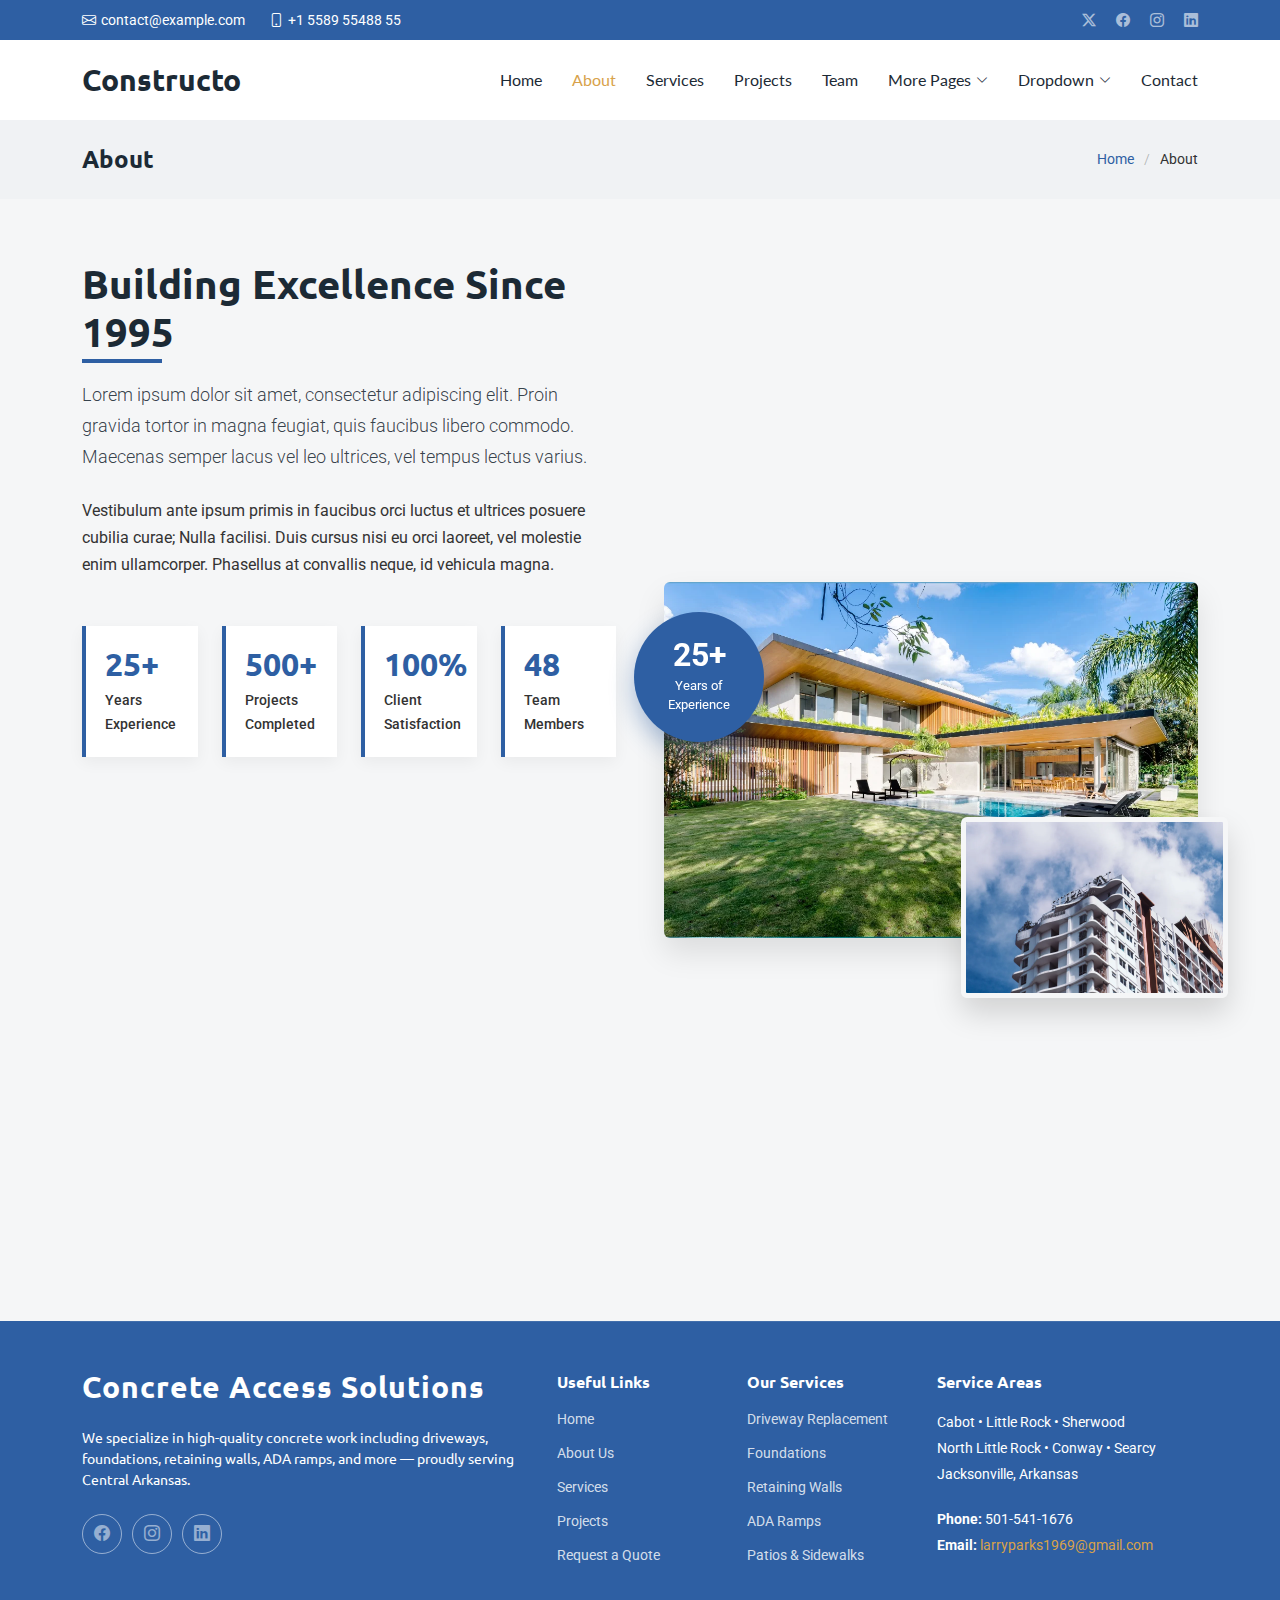
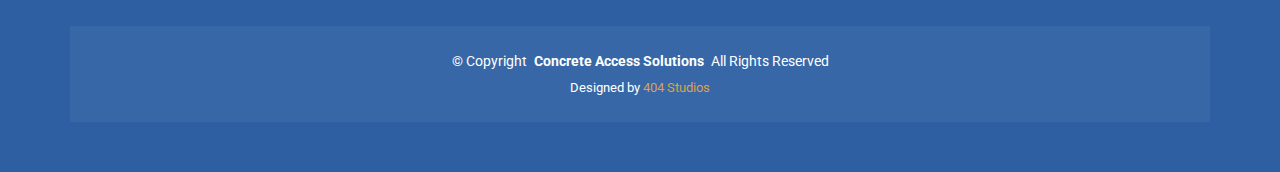
<file: about.html>
<!DOCTYPE html>
<html lang="en">

<head>
  <meta charset="utf-8">
  <meta content="width=device-width, initial-scale=1.0" name="viewport">
  <title>About - Constructo Bootstrap Template</title>
  <meta name="description" content="">
  <meta name="keywords" content="">

  <!-- Favicons -->
  

  <!-- Fonts -->
  <link href="https://fonts.googleapis.com" rel="preconnect">
  <link href="https://fonts.gstatic.com" rel="preconnect" crossorigin>
  <link href="https://fonts.googleapis.com/css2?family=Roboto:ital,wght@0,100;0,300;0,400;0,500;0,700;0,900;1,100;1,300;1,400;1,500;1,700;1,900&family=Lato:ital,wght@0,100;0,300;0,400;0,700;0,900;1,100;1,300;1,400;1,700;1,900&family=Ubuntu:ital,wght@0,300;0,400;0,500;0,700;1,300;1,400;1,500;1,700&display=swap" rel="stylesheet">

  <!-- Vendor CSS Files -->
  <link href="assets/vendor/bootstrap/css/bootstrap.min.css" rel="stylesheet">
  <link href="assets/vendor/bootstrap-icons/bootstrap-icons.css" rel="stylesheet">
  <link href="assets/vendor/aos/aos.css" rel="stylesheet">
  <link href="assets/vendor/swiper/swiper-bundle.min.css" rel="stylesheet">
  <link href="assets/vendor/glightbox/css/glightbox.min.css" rel="stylesheet">

  <!-- Main CSS File -->
  <link href="assets/css/main.css" rel="stylesheet">

  <!-- =======================================================
  * Template Name: Constructo
  * Template URL: https://bootstrapmade.com/constructo-bootstrap-construction-template/
  * Updated: Aug 30 2025 with Bootstrap v5.3.8
  * Author: BootstrapMade.com
  * License: https://bootstrapmade.com/license/
  ======================================================== -->
</head>

<body class="about-page">

  <header id="header" class="header sticky-top">

    <div class="topbar d-flex align-items-center dark-background">
      <div class="container d-flex justify-content-center justify-content-md-between">
        <div class="contact-info d-flex align-items-center">
          <i class="bi bi-envelope d-flex align-items-center"><a href="mailto:contact@example.com">contact@example.com</a></i>
          <i class="bi bi-phone d-flex align-items-center ms-4"><span>+1 5589 55488 55</span></i>
        </div>
        <div class="social-links d-none d-md-flex align-items-center">
          <a href="#" class="twitter"><i class="bi bi-twitter-x"></i></a>
          <a href="#" class="facebook"><i class="bi bi-facebook"></i></a>
          <a href="#" class="instagram"><i class="bi bi-instagram"></i></a>
          <a href="#" class="linkedin"><i class="bi bi-linkedin"></i></a>
        </div>
      </div>
    </div><!-- End Top Bar -->

    <div class="branding d-flex align-items-cente">

      <div class="container position-relative d-flex align-items-center justify-content-between">
        <a href="index.html" class="logo d-flex align-items-center">
          <!-- Uncomment the line below if you also wish to use an image logo -->
          <!-- <img src="assets/img/logo.webp" alt=""> -->
          <h1 class="sitename">Constructo</h1>
        </a>

        <nav id="navmenu" class="navmenu">
          <ul>
            <li><a href="index.html">Home</a></li>
            <li><a href="about.html" class="active">About</a></li>
            <li><a href="services.html">Services</a></li>
            <li><a href="projects.html">Projects</a></li>
            <li><a href="team.html">Team</a></li>
            <li class="dropdown"><a href="#"><span>More Pages</span> <i class="bi bi-chevron-down toggle-dropdown"></i></a>
              <ul>
                <li><a href="service-details.html">Service Details</a></li>
                <li><a href="project-details.html">Project Details</a></li>
                <li><a href="quote.html">Quote Form</a></li>
                <li><a href="terms.html">Terms</a></li>
                <li><a href="privacy.html">Privacy</a></li>
                
              </ul>
            </li>
            <li class="dropdown"><a href="#"><span>Dropdown</span> <i class="bi bi-chevron-down toggle-dropdown"></i></a>
              <ul>
                <li><a href="#">Dropdown 1</a></li>
                <li class="dropdown"><a href="#"><span>Deep Dropdown</span> <i class="bi bi-chevron-down toggle-dropdown"></i></a>
                  <ul>
                    <li><a href="#">Deep Dropdown 1</a></li>
                    <li><a href="#">Deep Dropdown 2</a></li>
                    <li><a href="#">Deep Dropdown 3</a></li>
                    <li><a href="#">Deep Dropdown 4</a></li>
                    <li><a href="#">Deep Dropdown 5</a></li>
                  </ul>
                </li>
                <li><a href="#">Dropdown 2</a></li>
                <li><a href="#">Dropdown 3</a></li>
                <li><a href="#">Dropdown 4</a></li>
              </ul>
            </li>
            <li><a href="contact.html">Contact</a></li>
          </ul>
          <i class="mobile-nav-toggle d-xl-none bi bi-list"></i>
        </nav>

      </div>

    </div>

  </header>

  <main class="main">

    <!-- Page Title -->
    <div class="page-title light-background">
      <div class="container d-lg-flex justify-content-between align-items-center">
        <h1 class="mb-2 mb-lg-0">About</h1>
        <nav class="breadcrumbs">
          <ol>
            <li><a href="index.html">Home</a></li>
            <li class="current">About</li>
          </ol>
        </nav>
      </div>
    </div><!-- End Page Title -->

    <!-- About Section -->
    <section id="about" class="about section">

      <div class="container" data-aos="fade-up" data-aos-delay="100">

        <div class="row align-items-center g-5">
          <div class="col-lg-6">
            <div class="about-content" data-aos="fade-right" data-aos-delay="200">
              <h2>Building Excellence Since 1995</h2>
              <p class="lead">Lorem ipsum dolor sit amet, consectetur adipiscing elit. Proin gravida tortor in magna feugiat, quis faucibus libero commodo. Maecenas semper lacus vel leo ultrices, vel tempus lectus varius.</p>
              <p>Vestibulum ante ipsum primis in faucibus orci luctus et ultrices posuere cubilia curae; Nulla facilisi. Duis cursus nisi eu orci laoreet, vel molestie enim ullamcorper. Phasellus at convallis neque, id vehicula magna.</p>

              <div class="achievement-boxes row g-4 mt-4">
                <div class="col-6 col-md-3" data-aos="fade-up" data-aos-delay="300">
                  <div class="achievement-box">
                    <h3>25+</h3>
                    <p>Years Experience</p>
                  </div>
                </div>
                <div class="col-6 col-md-3" data-aos="fade-up" data-aos-delay="400">
                  <div class="achievement-box">
                    <h3>500+</h3>
                    <p>Projects Completed</p>
                  </div>
                </div>
                <div class="col-6 col-md-3" data-aos="fade-up" data-aos-delay="500">
                  <div class="achievement-box">
                    <h3>100%</h3>
                    <p>Client Satisfaction</p>
                  </div>
                </div>
                <div class="col-6 col-md-3" data-aos="fade-up" data-aos-delay="600">
                  <div class="achievement-box">
                    <h3>48</h3>
                    <p>Team Members</p>
                  </div>
                </div>
              </div>

              <div class="certifications mt-5" data-aos="fade-up" data-aos-delay="700">
                <h5>Certifications &amp; Partnerships</h5>
                <div class="row g-3 align-items-center">
                  <div class="col-4 col-md-3">
                    <img src="assets/img/construction/badge-4.webp" alt="Certification" class="img-fluid">
                  </div>
                  <div class="col-4 col-md-3">
                    <img src="assets/img/construction/badge-3.webp" alt="Certification" class="img-fluid">
                  </div>
                  <div class="col-4 col-md-3">
                    <img src="assets/img/construction/badge-5.webp" alt="Certification" class="img-fluid">
                  </div>
                </div>
              </div>

              <div class="cta-container mt-5" data-aos="fade-up" data-aos-delay="800">
                <a href="about.html" class="btn btn-primary">Learn More About Us</a>
              </div>
            </div>
          </div>

          <div class="col-lg-6">
            <div class="about-image position-relative" data-aos="fade-left" data-aos-delay="200">
              <img src="assets/img/construction/project-3.webp" alt="Construction Team" class="img-fluid main-image rounded">
              <div class="image-overlay">
                <img src="assets/img/construction/project-7.webp" alt="Construction Project" class="img-fluid rounded">
              </div>
              <div class="experience-badge" data-aos="zoom-in" data-aos-delay="500">
                <span>25+</span>
                <p>Years of Experience</p>
              </div>
            </div>
          </div>
        </div>

      </div>

    </section><!-- /About Section -->

  </main>

<footer id="footer" class="footer dark-background">

  <div class="container footer-top">
    <div class="row gy-4">

      <div class="col-lg-5 col-md-12 footer-about">
        <a href="index.html" class="logo d-flex align-items-center">
          <span class="sitename">Concrete Access Solutions</span>
        </a>
        <p>We specialize in high-quality concrete work including driveways, foundations, retaining walls, ADA ramps, and more — proudly serving Central Arkansas.</p>
        <div class="social-links d-flex mt-4">
          <a href="#"><i class="bi bi-facebook"></i></a>
          <a href="#"><i class="bi bi-instagram"></i></a>
          <a href="#"><i class="bi bi-linkedin"></i></a>
        </div>
      </div>

      <div class="col-lg-2 col-6 footer-links">
        <h4>Useful Links</h4>
        <ul>
          <li><a href="index.html">Home</a></li>
          <li><a href="about.html">About Us</a></li>
          <li><a href="services.html">Services</a></li>
          <li><a href="projects.html">Projects</a></li>
          <li><a href="quote.html">Request a Quote</a></li>
        </ul>
      </div>

      <div class="col-lg-2 col-6 footer-links">
        <h4>Our Services</h4>
        <ul>
          <li><a href="services.html">Driveway Replacement</a></li>
          <li><a href="services.html">Foundations</a></li>
          <li><a href="services.html">Retaining Walls</a></li>
          <li><a href="services.html">ADA Ramps</a></li>
          <li><a href="services.html">Patios &amp; Sidewalks</a></li>
        </ul>
      </div>

      <div class="col-lg-3 col-md-12 footer-contact text-center text-md-start">
        <h4>Service Areas</h4>
        <p>Cabot • Little Rock • Sherwood</p>
        <p>North Little Rock • Conway • Searcy</p>
        <p>Jacksonville, Arkansas</p>
        <p class="mt-4"><strong>Phone:</strong> <span>501-541-1676</span></p>
        <p><strong>Email:</strong> <span><a href="mailto:larryparks1969@gmail.com">larryparks1969@gmail.com</a></span></p>
      </div>

    </div>
  </div>

  <div class="container copyright text-center mt-4">
    <p>© <span>Copyright</span> <strong class="px-1 sitename">Concrete Access Solutions</strong> <span>All Rights Reserved</span></p>
    <div class="credits">
      Designed by <a href="https://404studios.studio" target="_blank" rel="noopener">404 Studios</a>
    </div>
  </div>

</footer>


  <!-- Scroll Top -->
  <a href="#" id="scroll-top" class="scroll-top d-flex align-items-center justify-content-center"><i class="bi bi-arrow-up-short"></i></a>

  <!-- Preloader -->
  <div id="preloader"></div>

  <!-- Vendor JS Files -->
  <script src="assets/vendor/bootstrap/js/bootstrap.bundle.min.js"></script>
  <script src="assets/vendor/php-email-form/validate.js"></script>
  <script src="assets/vendor/aos/aos.js"></script>
  <script src="assets/vendor/swiper/swiper-bundle.min.js"></script>
  <script src="assets/vendor/glightbox/js/glightbox.min.js"></script>

  <!-- Main JS File -->
  <script src="assets/js/main.js"></script>

</body>

</html>
</file>
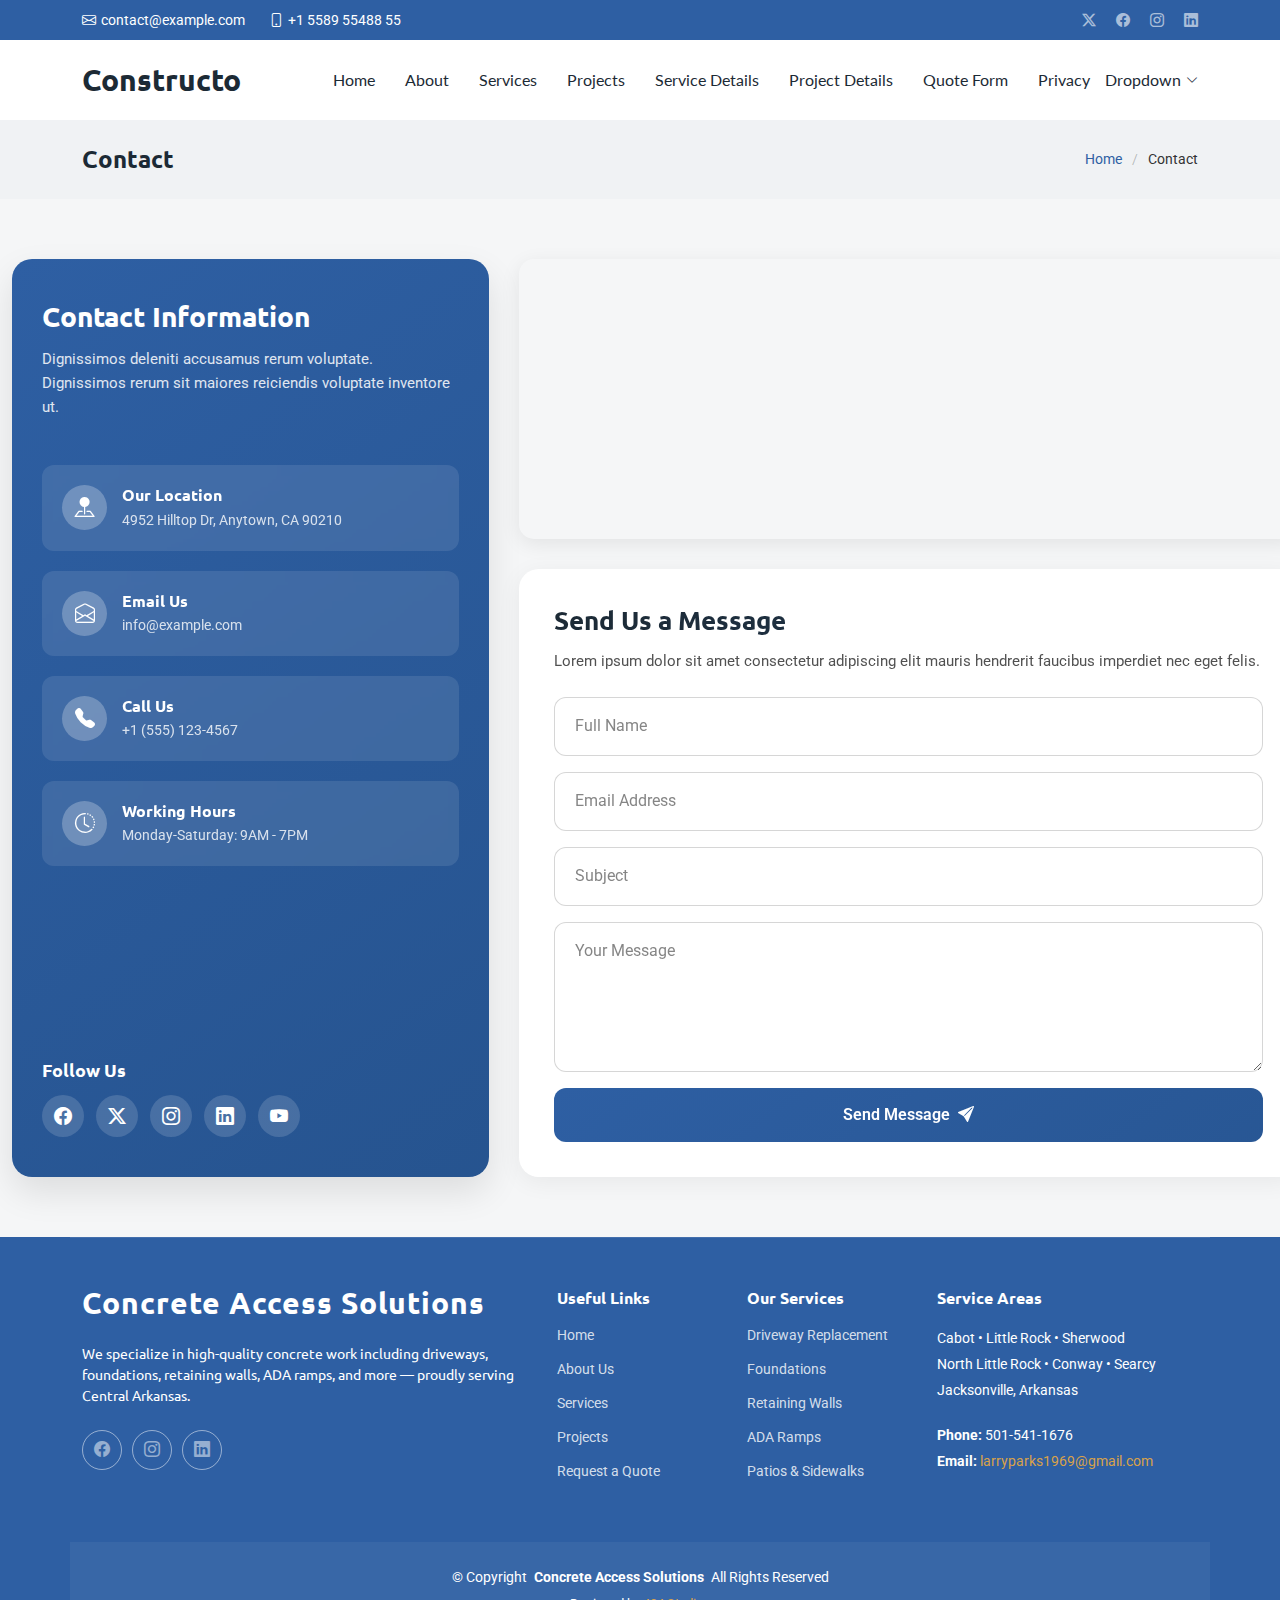
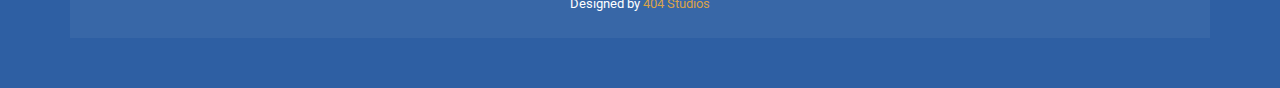
<file: contact.html>
<!DOCTYPE html>
<html lang="en">

<head>
  <meta charset="utf-8">
  <meta content="width=device-width, initial-scale=1.0" name="viewport">
  <title>Contact - Constructo Bootstrap Template</title>
  <meta name="description" content="">
  <meta name="keywords" content="">

  <!-- Favicons -->
  

  <!-- Fonts -->
  <link href="https://fonts.googleapis.com" rel="preconnect">
  <link href="https://fonts.gstatic.com" rel="preconnect" crossorigin>
  <link href="https://fonts.googleapis.com/css2?family=Roboto:ital,wght@0,100;0,300;0,400;0,500;0,700;0,900;1,100;1,300;1,400;1,500;1,700;1,900&family=Lato:ital,wght@0,100;0,300;0,400;0,700;0,900;1,100;1,300;1,400;1,700;1,900&family=Ubuntu:ital,wght@0,300;0,400;0,500;0,700;1,300;1,400;1,500;1,700&display=swap" rel="stylesheet">

  <!-- Vendor CSS Files -->
  <link href="assets/vendor/bootstrap/css/bootstrap.min.css" rel="stylesheet">
  <link href="assets/vendor/bootstrap-icons/bootstrap-icons.css" rel="stylesheet">
  <link href="assets/vendor/aos/aos.css" rel="stylesheet">
  <link href="assets/vendor/swiper/swiper-bundle.min.css" rel="stylesheet">
  <link href="assets/vendor/glightbox/css/glightbox.min.css" rel="stylesheet">

  <!-- Main CSS File -->
  <link href="assets/css/main.css" rel="stylesheet">

  <!-- =======================================================
  * Template Name: Constructo
  * Template URL: https://bootstrapmade.com/constructo-bootstrap-construction-template/
  * Updated: Aug 30 2025 with Bootstrap v5.3.8
  * Author: BootstrapMade.com
  * License: https://bootstrapmade.com/license/
  ======================================================== -->
</head>

<body class="contact-page">

  <header id="header" class="header sticky-top">

    <div class="topbar d-flex align-items-center dark-background">
      <div class="container d-flex justify-content-center justify-content-md-between">
        <div class="contact-info d-flex align-items-center">
          <i class="bi bi-envelope d-flex align-items-center"><a href="mailto:contact@example.com">contact@example.com</a></i>
          <i class="bi bi-phone d-flex align-items-center ms-4"><span>+1 5589 55488 55</span></i>
        </div>
        <div class="social-links d-none d-md-flex align-items-center">
          <a href="#" class="twitter"><i class="bi bi-twitter-x"></i></a>
          <a href="#" class="facebook"><i class="bi bi-facebook"></i></a>
          <a href="#" class="instagram"><i class="bi bi-instagram"></i></a>
          <a href="#" class="linkedin"><i class="bi bi-linkedin"></i></a>
        </div>
      </div>
    </div><!-- End Top Bar -->

    <div class="branding d-flex align-items-cente">

      <div class="container position-relative d-flex align-items-center justify-content-between">
        <a href="index.html" class="logo d-flex align-items-center">
          <!-- Uncomment the line below if you also wish to use an image logo -->
          <!-- <img src="assets/img/logo.webp" alt=""> -->
          <h1 class="sitename">Constructo</h1>
        </a>

        <nav id="navmenu" class="navmenu">
          <ul>
            <li><a href="index.html">Home</a></li>
            <li><a href="about.html">About</a></li>
            <li><a href="services.html">Services</a></li>
            <li><a href="projects.html">Projects</a></li>
              <ul>
                <li><a href="service-details.html">Service Details</a></li>
                <li><a href="project-details.html">Project Details</a></li>
                <li><a href="quote.html">Quote Form</a></li>
                
                <li><a href="privacy.html">Privacy</a></li>
                
              </ul>
            </li>
            <li class="dropdown"><a href="#"><span>Dropdown</span> <i class="bi bi-chevron-down toggle-dropdown"></i></a>
              <ul>
                <li><a href="#">Dropdown 1</a></li>
               
            <li><a href="contact.html" class="active">Contact</a></li>
          </ul>
          <i class="mobile-nav-toggle d-xl-none bi bi-list"></i>
        </nav>

      </div>

    </div>

  </header>

  <main class="main">

    <!-- Page Title -->
    <div class="page-title light-background">
      <div class="container d-lg-flex justify-content-between align-items-center">
        <h1 class="mb-2 mb-lg-0">Contact</h1>
        <nav class="breadcrumbs">
          <ol>
            <li><a href="index.html">Home</a></li>
            <li class="current">Contact</li>
          </ol>
        </nav>
      </div>
    </div><!-- End Page Title -->

    <!-- Contact Section -->
    <section id="contact" class="contact section">

      <div class="container">
        <div class="contact-wrapper">
          <div class="contact-info-panel">
            <div class="contact-info-header">
              <h3>Contact Information</h3>
              <p>Dignissimos deleniti accusamus rerum voluptate. Dignissimos rerum sit maiores reiciendis voluptate inventore ut.</p>
            </div>

            <div class="contact-info-cards">
              <div class="info-card">
                <div class="icon-container">
                  <i class="bi bi-pin-map-fill"></i>
                </div>
                <div class="card-content">
                  <h4>Our Location</h4>
                  <p>4952 Hilltop Dr, Anytown, CA 90210</p>
                </div>
              </div>

              <div class="info-card">
                <div class="icon-container">
                  <i class="bi bi-envelope-open"></i>
                </div>
                <div class="card-content">
                  <h4>Email Us</h4>
                  <p>info@example.com</p>
                </div>
              </div>

              <div class="info-card">
                <div class="icon-container">
                  <i class="bi bi-telephone-fill"></i>
                </div>
                <div class="card-content">
                  <h4>Call Us</h4>
                  <p>+1 (555) 123-4567</p>
                </div>
              </div>

              <div class="info-card">
                <div class="icon-container">
                  <i class="bi bi-clock-history"></i>
                </div>
                <div class="card-content">
                  <h4>Working Hours</h4>
                  <p>Monday-Saturday: 9AM - 7PM</p>
                </div>
              </div>
            </div>

            <div class="social-links-panel">
              <h5>Follow Us</h5>
              <div class="social-icons">
                <a href="#"><i class="bi bi-facebook"></i></a>
                <a href="#"><i class="bi bi-twitter-x"></i></a>
                <a href="#"><i class="bi bi-instagram"></i></a>
                <a href="#"><i class="bi bi-linkedin"></i></a>
                <a href="#"><i class="bi bi-youtube"></i></a>
              </div>
            </div>
          </div>

          <div class="contact-form-panel">
            <div class="map-container">
              <iframe src="https://www.google.com/maps/embed?pb=!1m14!1m8!1m3!1d48389.78314118045!2d-74.006138!3d40.710059!3m2!1i1024!2i768!4f13.1!3m3!1m2!1s0x89c25a22a3bda30d%3A0xb89d1fe6bc499443!2sDowntown%20Conference%20Center!5e0!3m2!1sen!2sus!4v1676961268712!5m2!1sen!2sus" width="100%" height="100%" style="border:0;" allowfullscreen="" loading="lazy" referrerpolicy="no-referrer-when-downgrade"></iframe>
            </div>

            <div class="form-container">
              <h3>Send Us a Message</h3>
              <p>Lorem ipsum dolor sit amet consectetur adipiscing elit mauris hendrerit faucibus imperdiet nec eget felis.</p>

              <form action="forms/contact.php" method="post" class="php-email-form">
                <div class="form-floating mb-3">
                  <input type="text" class="form-control" id="nameInput" name="name" placeholder="Full Name" required="">
                  <label for="nameInput">Full Name</label>
                </div>

                <div class="form-floating mb-3">
                  <input type="email" class="form-control" id="emailInput" name="email" placeholder="Email Address" required="">
                  <label for="emailInput">Email Address</label>
                </div>

                <div class="form-floating mb-3">
                  <input type="text" class="form-control" id="subjectInput" name="subject" placeholder="Subject" required="">
                  <label for="subjectInput">Subject</label>
                </div>

                <div class="form-floating mb-3">
                  <textarea class="form-control" id="messageInput" name="message" rows="5" placeholder="Your Message" style="height: 150px" required=""></textarea>
                  <label for="messageInput">Your Message</label>
                </div>

                <div class="my-3">
                  <div class="loading">Loading</div>
                  <div class="error-message"></div>
                  <div class="sent-message">Your message has been sent. Thank you!</div>
                </div>

                <div class="d-grid">
                  <button type="submit" class="btn-submit">Send Message <i class="bi bi-send-fill ms-2"></i></button>
                </div>
              </form>
            </div>
          </div>
        </div>
      </div>
    </section><!-- /Contact Section -->

  </main>

<footer id="footer" class="footer dark-background">

  <div class="container footer-top">
    <div class="row gy-4">

      <div class="col-lg-5 col-md-12 footer-about">
        <a href="index.html" class="logo d-flex align-items-center">
          <span class="sitename">Concrete Access Solutions</span>
        </a>
        <p>We specialize in high-quality concrete work including driveways, foundations, retaining walls, ADA ramps, and more — proudly serving Central Arkansas.</p>
        <div class="social-links d-flex mt-4">
          <a href="#"><i class="bi bi-facebook"></i></a>
          <a href="#"><i class="bi bi-instagram"></i></a>
          <a href="#"><i class="bi bi-linkedin"></i></a>
        </div>
      </div>

      <div class="col-lg-2 col-6 footer-links">
        <h4>Useful Links</h4>
        <ul>
          <li><a href="index.html">Home</a></li>
          <li><a href="about.html">About Us</a></li>
          <li><a href="services.html">Services</a></li>
          <li><a href="projects.html">Projects</a></li>
          <li><a href="quote.html">Request a Quote</a></li>
        </ul>
      </div>

      <div class="col-lg-2 col-6 footer-links">
        <h4>Our Services</h4>
        <ul>
          <li><a href="services.html">Driveway Replacement</a></li>
          <li><a href="services.html">Foundations</a></li>
          <li><a href="services.html">Retaining Walls</a></li>
          <li><a href="services.html">ADA Ramps</a></li>
          <li><a href="services.html">Patios &amp; Sidewalks</a></li>
        </ul>
      </div>

      <div class="col-lg-3 col-md-12 footer-contact text-center text-md-start">
        <h4>Service Areas</h4>
        <p>Cabot • Little Rock • Sherwood</p>
        <p>North Little Rock • Conway • Searcy</p>
        <p>Jacksonville, Arkansas</p>
        <p class="mt-4"><strong>Phone:</strong> <span>501-541-1676</span></p>
        <p><strong>Email:</strong> <span><a href="mailto:larryparks1969@gmail.com">larryparks1969@gmail.com</a></span></p>
      </div>

    </div>
  </div>

  <div class="container copyright text-center mt-4">
    <p>© <span>Copyright</span> <strong class="px-1 sitename">Concrete Access Solutions</strong> <span>All Rights Reserved</span></p>
    <div class="credits">
      Designed by <a href="https://404studios.studio" target="_blank" rel="noopener">404 Studios</a>
    </div>
  </div>

</footer>


  <!-- Scroll Top -->
  <a href="#" id="scroll-top" class="scroll-top d-flex align-items-center justify-content-center"><i class="bi bi-arrow-up-short"></i></a>

  <!-- Preloader -->
  <div id="preloader"></div>

  <!-- Vendor JS Files -->
  <script src="assets/vendor/bootstrap/js/bootstrap.bundle.min.js"></script>
  <script src="assets/vendor/php-email-form/validate.js"></script>
  <script src="assets/vendor/aos/aos.js"></script>
  <script src="assets/vendor/swiper/swiper-bundle.min.js"></script>
  <script src="assets/vendor/glightbox/js/glightbox.min.js"></script>

  <!-- Main JS File -->
  <script src="assets/js/main.js"></script>

</body>

</html>
</file>
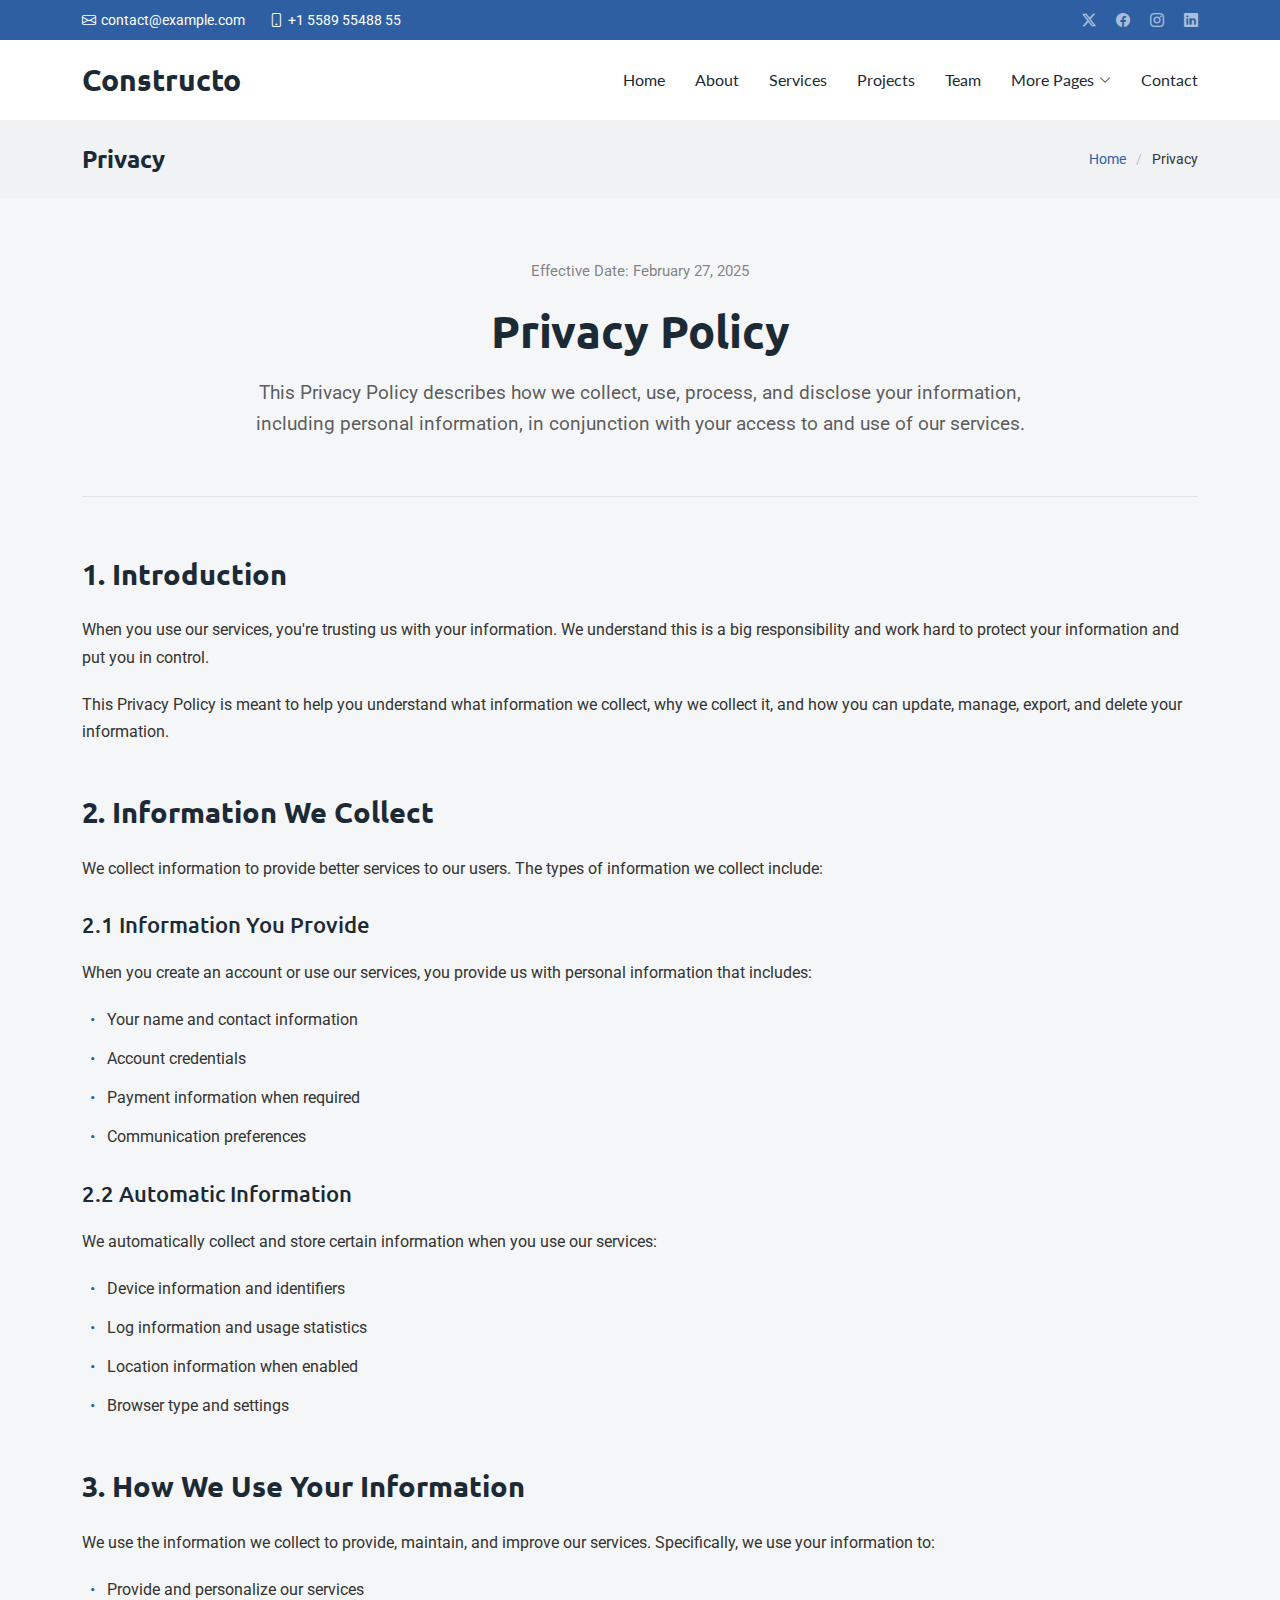
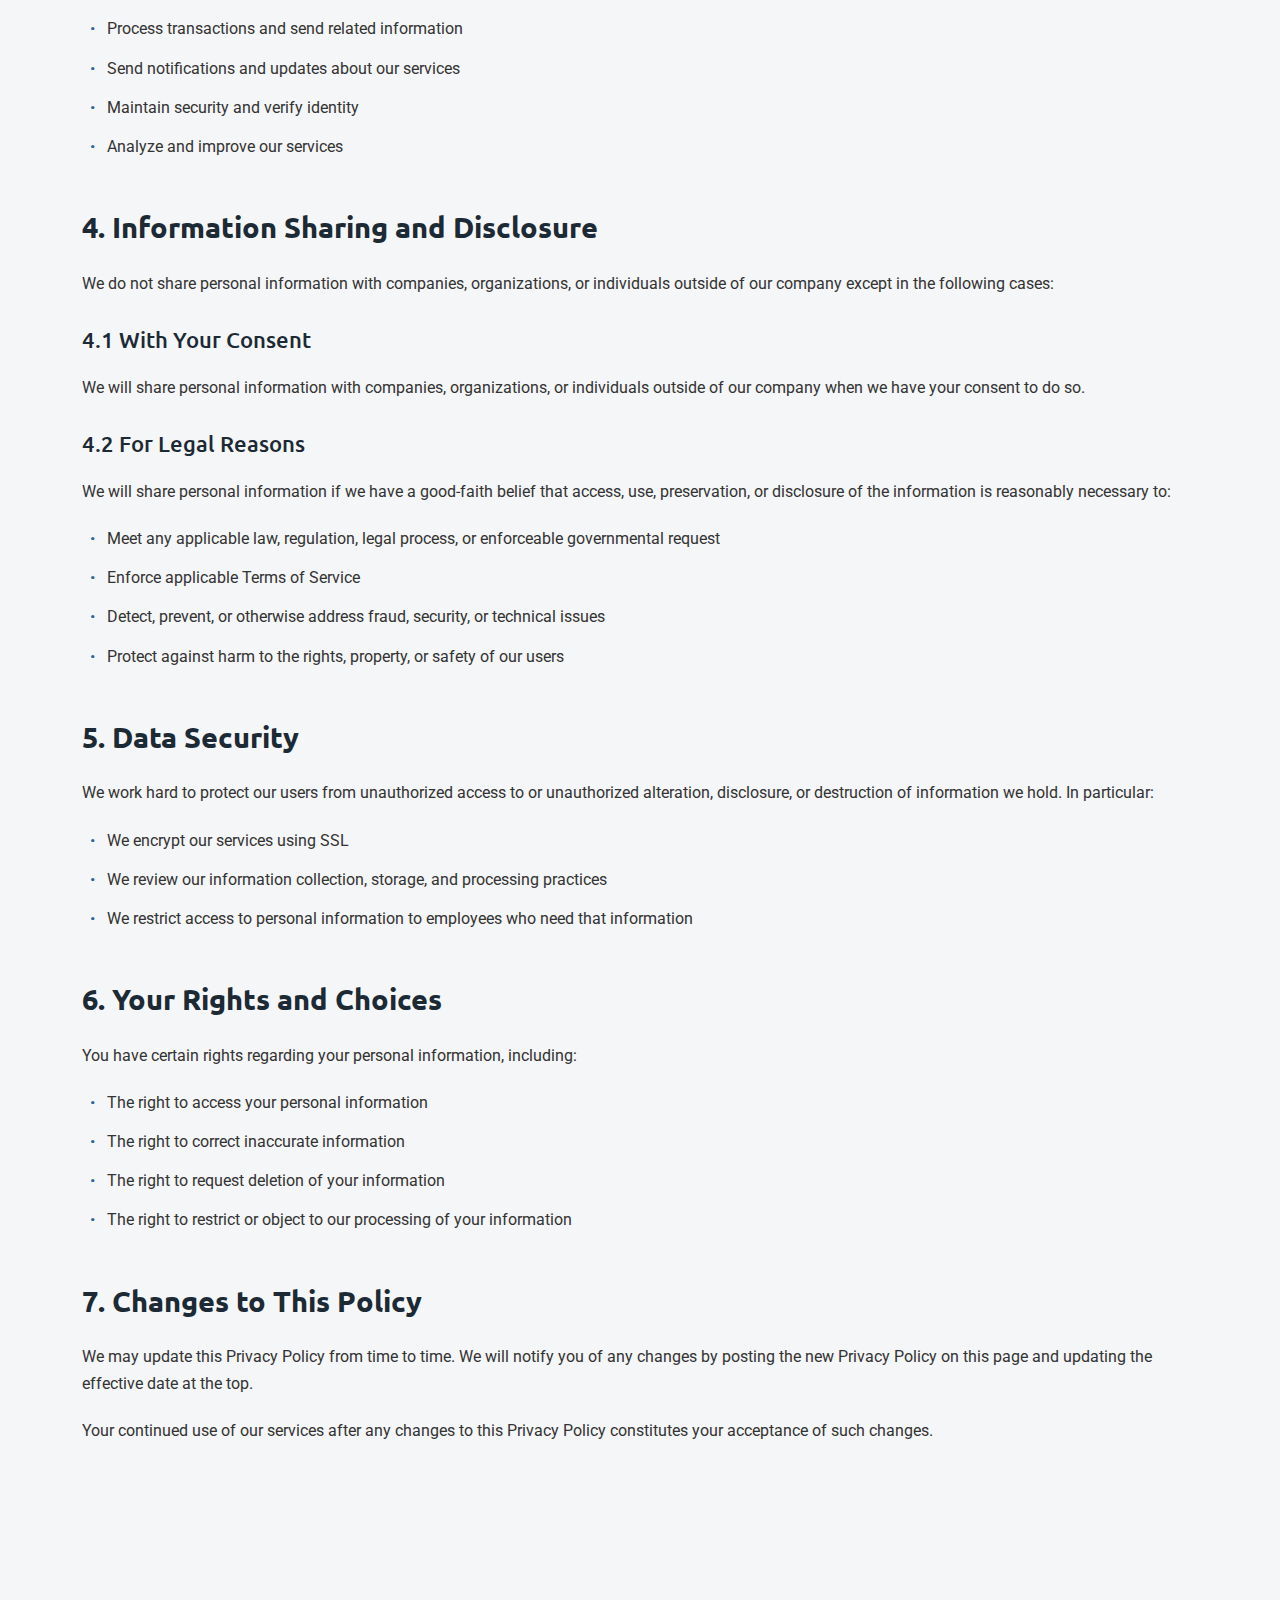
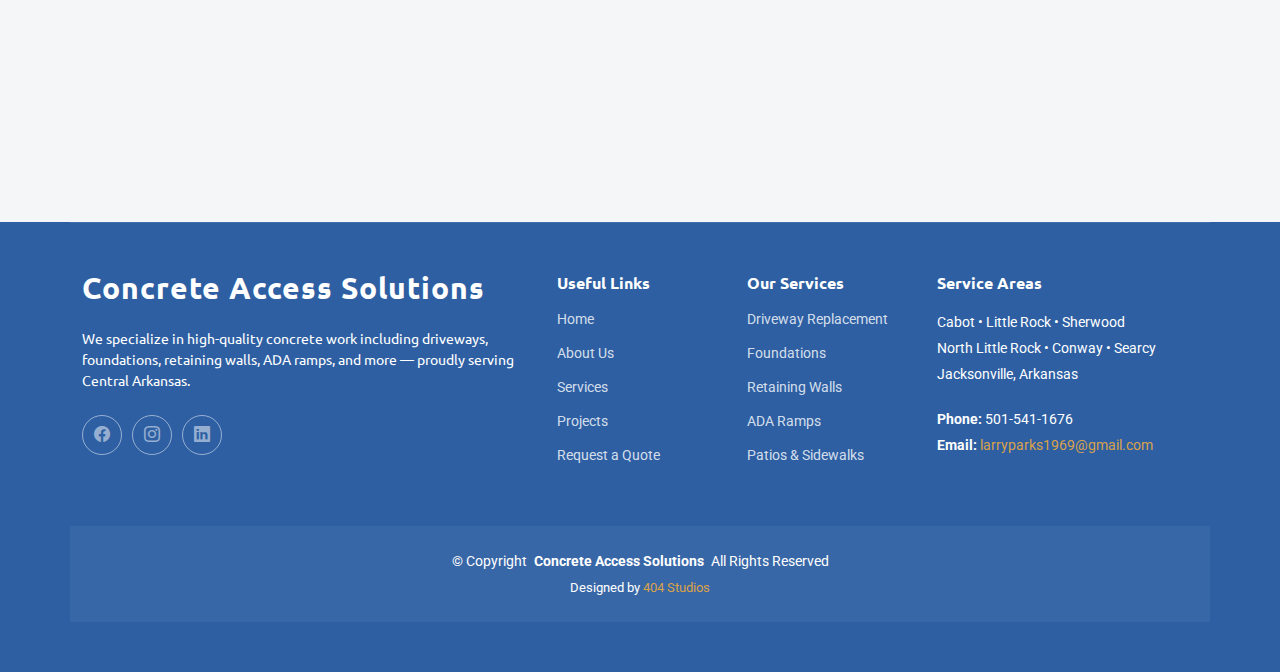
<file: privacy.html>
<!DOCTYPE html>
<html lang="en">

<head>
  <meta charset="utf-8">
  <meta content="width=device-width, initial-scale=1.0" name="viewport">
  <title>Privacy - Constructo Bootstrap Template</title>
  <meta name="description" content="">
  <meta name="keywords" content="">

  <!-- Favicons -->
  

  <!-- Fonts -->
  <link href="https://fonts.googleapis.com" rel="preconnect">
  <link href="https://fonts.gstatic.com" rel="preconnect" crossorigin>
  <link href="https://fonts.googleapis.com/css2?family=Roboto:ital,wght@0,100;0,300;0,400;0,500;0,700;0,900;1,100;1,300;1,400;1,500;1,700;1,900&family=Lato:ital,wght@0,100;0,300;0,400;0,700;0,900;1,100;1,300;1,400;1,700;1,900&family=Ubuntu:ital,wght@0,300;0,400;0,500;0,700;1,300;1,400;1,500;1,700&display=swap" rel="stylesheet">

  <!-- Vendor CSS Files -->
  <link href="assets/vendor/bootstrap/css/bootstrap.min.css" rel="stylesheet">
  <link href="assets/vendor/bootstrap-icons/bootstrap-icons.css" rel="stylesheet">
  <link href="assets/vendor/aos/aos.css" rel="stylesheet">
  <link href="assets/vendor/swiper/swiper-bundle.min.css" rel="stylesheet">
  <link href="assets/vendor/glightbox/css/glightbox.min.css" rel="stylesheet">

  <!-- Main CSS File -->
  <link href="assets/css/main.css" rel="stylesheet">

  <!-- =======================================================
  * Template Name: Constructo
  * Template URL: https://bootstrapmade.com/constructo-bootstrap-construction-template/
  * Updated: Aug 30 2025 with Bootstrap v5.3.8
  * Author: BootstrapMade.com
  * License: https://bootstrapmade.com/license/
  ======================================================== -->
</head>

<body class="privacy-page">

  <header id="header" class="header sticky-top">

    <div class="topbar d-flex align-items-center dark-background">
      <div class="container d-flex justify-content-center justify-content-md-between">
        <div class="contact-info d-flex align-items-center">
          <i class="bi bi-envelope d-flex align-items-center"><a href="mailto:contact@example.com">contact@example.com</a></i>
          <i class="bi bi-phone d-flex align-items-center ms-4"><span>+1 5589 55488 55</span></i>
        </div>
        <div class="social-links d-none d-md-flex align-items-center">
          <a href="#" class="twitter"><i class="bi bi-twitter-x"></i></a>
          <a href="#" class="facebook"><i class="bi bi-facebook"></i></a>
          <a href="#" class="instagram"><i class="bi bi-instagram"></i></a>
          <a href="#" class="linkedin"><i class="bi bi-linkedin"></i></a>
        </div>
      </div>
    </div><!-- End Top Bar -->

    <div class="branding d-flex align-items-cente">

      <div class="container position-relative d-flex align-items-center justify-content-between">
        <a href="index.html" class="logo d-flex align-items-center">
          <!-- Uncomment the line below if you also wish to use an image logo -->
          <!-- <img src="assets/img/logo.webp" alt=""> -->
          <h1 class="sitename">Constructo</h1>
        </a>

        <nav id="navmenu" class="navmenu">
          <ul>
            <li><a href="index.html">Home</a></li>
            <li><a href="about.html">About</a></li>
            <li><a href="services.html">Services</a></li>
            <li><a href="projects.html">Projects</a></li>
            <li><a href="team.html">Team</a></li>
            <li class="dropdown"><a href="#"><span>More Pages</span> <i class="bi bi-chevron-down toggle-dropdown"></i></a>
              <ul>
               
                <li><a href="quote.html">Quote Form</a></li>
                <li><a href="terms.html">Terms</a></li>
                <li><a href="privacy.html" class="active">Privacy</a></li>
                
              </ul>
            
            </li>
            <li><a href="contact.html">Contact</a></li>
          </ul>
          <i class="mobile-nav-toggle d-xl-none bi bi-list"></i>
        </nav>

      </div>

    </div>

  </header>

  <main class="main">

    <!-- Page Title -->
    <div class="page-title light-background">
      <div class="container d-lg-flex justify-content-between align-items-center">
        <h1 class="mb-2 mb-lg-0">Privacy</h1>
        <nav class="breadcrumbs">
          <ol>
            <li><a href="index.html">Home</a></li>
            <li class="current">Privacy</li>
          </ol>
        </nav>
      </div>
    </div><!-- End Page Title -->

    <!-- Privacy Section -->
    <section id="privacy" class="privacy section">

      <div class="container" data-aos="fade-up">
        <!-- Header -->
        <div class="privacy-header" data-aos="fade-up">
          <div class="header-content">
            <div class="last-updated">Effective Date: February 27, 2025</div>
            <h1>Privacy Policy</h1>
            <p class="intro-text">This Privacy Policy describes how we collect, use, process, and disclose your information, including personal information, in conjunction with your access to and use of our services.</p>
          </div>
        </div>

        <!-- Main Content -->
        <div class="privacy-content" data-aos="fade-up">
          <!-- Introduction -->
          <div class="content-section">
            <h2>1. Introduction</h2>
            <p>When you use our services, you're trusting us with your information. We understand this is a big responsibility and work hard to protect your information and put you in control.</p>
            <p>This Privacy Policy is meant to help you understand what information we collect, why we collect it, and how you can update, manage, export, and delete your information.</p>
          </div>

          <!-- Information Collection -->
          <div class="content-section">
            <h2>2. Information We Collect</h2>
            <p>We collect information to provide better services to our users. The types of information we collect include:</p>

            <h3>2.1 Information You Provide</h3>
            <p>When you create an account or use our services, you provide us with personal information that includes:</p>
            <ul>
              <li>Your name and contact information</li>
              <li>Account credentials</li>
              <li>Payment information when required</li>
              <li>Communication preferences</li>
            </ul>

            <h3>2.2 Automatic Information</h3>
            <p>We automatically collect and store certain information when you use our services:</p>
            <ul>
              <li>Device information and identifiers</li>
              <li>Log information and usage statistics</li>
              <li>Location information when enabled</li>
              <li>Browser type and settings</li>
            </ul>
          </div>

          <!-- Use of Information -->
          <div class="content-section">
            <h2>3. How We Use Your Information</h2>
            <p>We use the information we collect to provide, maintain, and improve our services. Specifically, we use your information to:</p>
            <ul>
              <li>Provide and personalize our services</li>
              <li>Process transactions and send related information</li>
              <li>Send notifications and updates about our services</li>
              <li>Maintain security and verify identity</li>
              <li>Analyze and improve our services</li>
            </ul>
          </div>

          <!-- Information Sharing -->
          <div class="content-section">
            <h2>4. Information Sharing and Disclosure</h2>
            <p>We do not share personal information with companies, organizations, or individuals outside of our company except in the following cases:</p>

            <h3>4.1 With Your Consent</h3>
            <p>We will share personal information with companies, organizations, or individuals outside of our company when we have your consent to do so.</p>

            <h3>4.2 For Legal Reasons</h3>
            <p>We will share personal information if we have a good-faith belief that access, use, preservation, or disclosure of the information is reasonably necessary to:</p>
            <ul>
              <li>Meet any applicable law, regulation, legal process, or enforceable governmental request</li>
              <li>Enforce applicable Terms of Service</li>
              <li>Detect, prevent, or otherwise address fraud, security, or technical issues</li>
              <li>Protect against harm to the rights, property, or safety of our users</li>
            </ul>
          </div>

          <!-- Data Security -->
          <div class="content-section">
            <h2>5. Data Security</h2>
            <p>We work hard to protect our users from unauthorized access to or unauthorized alteration, disclosure, or destruction of information we hold. In particular:</p>
            <ul>
              <li>We encrypt our services using SSL</li>
              <li>We review our information collection, storage, and processing practices</li>
              <li>We restrict access to personal information to employees who need that information</li>
            </ul>
          </div>

          <!-- Your Rights -->
          <div class="content-section">
            <h2>6. Your Rights and Choices</h2>
            <p>You have certain rights regarding your personal information, including:</p>
            <ul>
              <li>The right to access your personal information</li>
              <li>The right to correct inaccurate information</li>
              <li>The right to request deletion of your information</li>
              <li>The right to restrict or object to our processing of your information</li>
            </ul>
          </div>

          <!-- Policy Updates -->
          <div class="content-section">
            <h2>7. Changes to This Policy</h2>
            <p>We may update this Privacy Policy from time to time. We will notify you of any changes by posting the new Privacy Policy on this page and updating the effective date at the top.</p>
            <p>Your continued use of our services after any changes to this Privacy Policy constitutes your acceptance of such changes.</p>
          </div>
        </div>

        <!-- Contact Section -->
        <div class="privacy-contact" data-aos="fade-up">
          <h2>Contact Us</h2>
          <p>If you have any questions about this Privacy Policy or our practices, please contact us:</p>
          <div class="contact-details">
            <p><strong>Email:</strong> privacy@example.com</p>
            <p><strong>Address:</strong> 123 Privacy Street, Security City, 12345</p>
          </div>
        </div>

      </div>

    </section><!-- /Privacy Section -->

  </main>

  <footer id="footer" class="footer dark-background">

  <div class="container footer-top">
    <div class="row gy-4">

      <div class="col-lg-5 col-md-12 footer-about">
        <a href="index.html" class="logo d-flex align-items-center">
          <span class="sitename">Concrete Access Solutions</span>
        </a>
        <p>We specialize in high-quality concrete work including driveways, foundations, retaining walls, ADA ramps, and more — proudly serving Central Arkansas.</p>
        <div class="social-links d-flex mt-4">
          <a href="#"><i class="bi bi-facebook"></i></a>
          <a href="#"><i class="bi bi-instagram"></i></a>
          <a href="#"><i class="bi bi-linkedin"></i></a>
        </div>
      </div>

      <div class="col-lg-2 col-6 footer-links">
        <h4>Useful Links</h4>
        <ul>
          <li><a href="index.html">Home</a></li>
          <li><a href="about.html">About Us</a></li>
          <li><a href="services.html">Services</a></li>
          <li><a href="projects.html">Projects</a></li>
          <li><a href="quote.html">Request a Quote</a></li>
        </ul>
      </div>

      <div class="col-lg-2 col-6 footer-links">
        <h4>Our Services</h4>
        <ul>
          <li><a href="services.html">Driveway Replacement</a></li>
          <li><a href="services.html">Foundations</a></li>
          <li><a href="services.html">Retaining Walls</a></li>
          <li><a href="services.html">ADA Ramps</a></li>
          <li><a href="services.html">Patios &amp; Sidewalks</a></li>
        </ul>
      </div>

      <div class="col-lg-3 col-md-12 footer-contact text-center text-md-start">
        <h4>Service Areas</h4>
        <p>Cabot • Little Rock • Sherwood</p>
        <p>North Little Rock • Conway • Searcy</p>
        <p>Jacksonville, Arkansas</p>
        <p class="mt-4"><strong>Phone:</strong> <span>501-541-1676</span></p>
        <p><strong>Email:</strong> <span><a href="mailto:larryparks1969@gmail.com">larryparks1969@gmail.com</a></span></p>
      </div>

    </div>
  </div>

  <div class="container copyright text-center mt-4">
    <p>© <span>Copyright</span> <strong class="px-1 sitename">Concrete Access Solutions</strong> <span>All Rights Reserved</span></p>
    <div class="credits">
      Designed by <a href="https://404studios.studio" target="_blank" rel="noopener">404 Studios</a>
    </div>
  </div>

</footer>


  <!-- Scroll Top -->
  <a href="#" id="scroll-top" class="scroll-top d-flex align-items-center justify-content-center"><i class="bi bi-arrow-up-short"></i></a>

  <!-- Preloader -->
  <div id="preloader"></div>

  <!-- Vendor JS Files -->
  <script src="assets/vendor/bootstrap/js/bootstrap.bundle.min.js"></script>
  <script src="assets/vendor/php-email-form/validate.js"></script>
  <script src="assets/vendor/aos/aos.js"></script>
  <script src="assets/vendor/swiper/swiper-bundle.min.js"></script>
  <script src="assets/vendor/glightbox/js/glightbox.min.js"></script>

  <!-- Main JS File -->
  <script src="assets/js/main.js"></script>

</body>

</html>
</file>
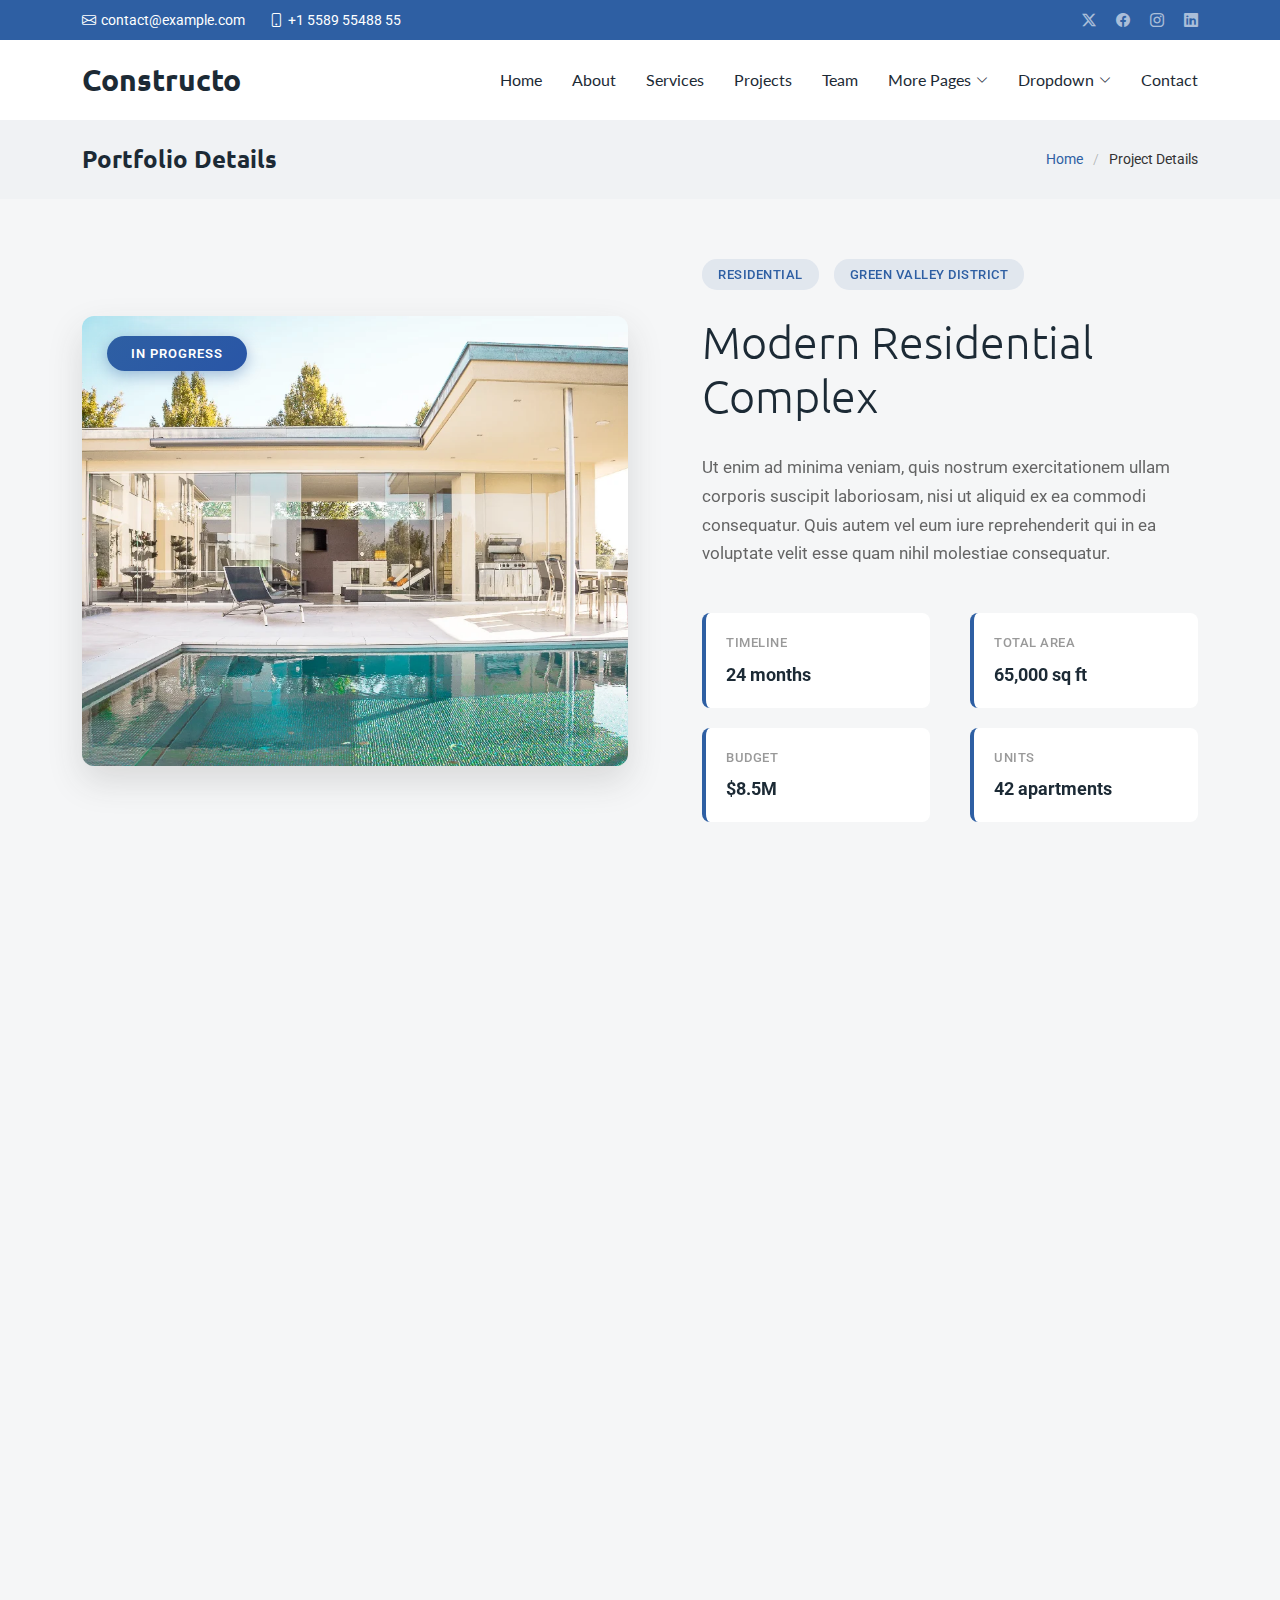
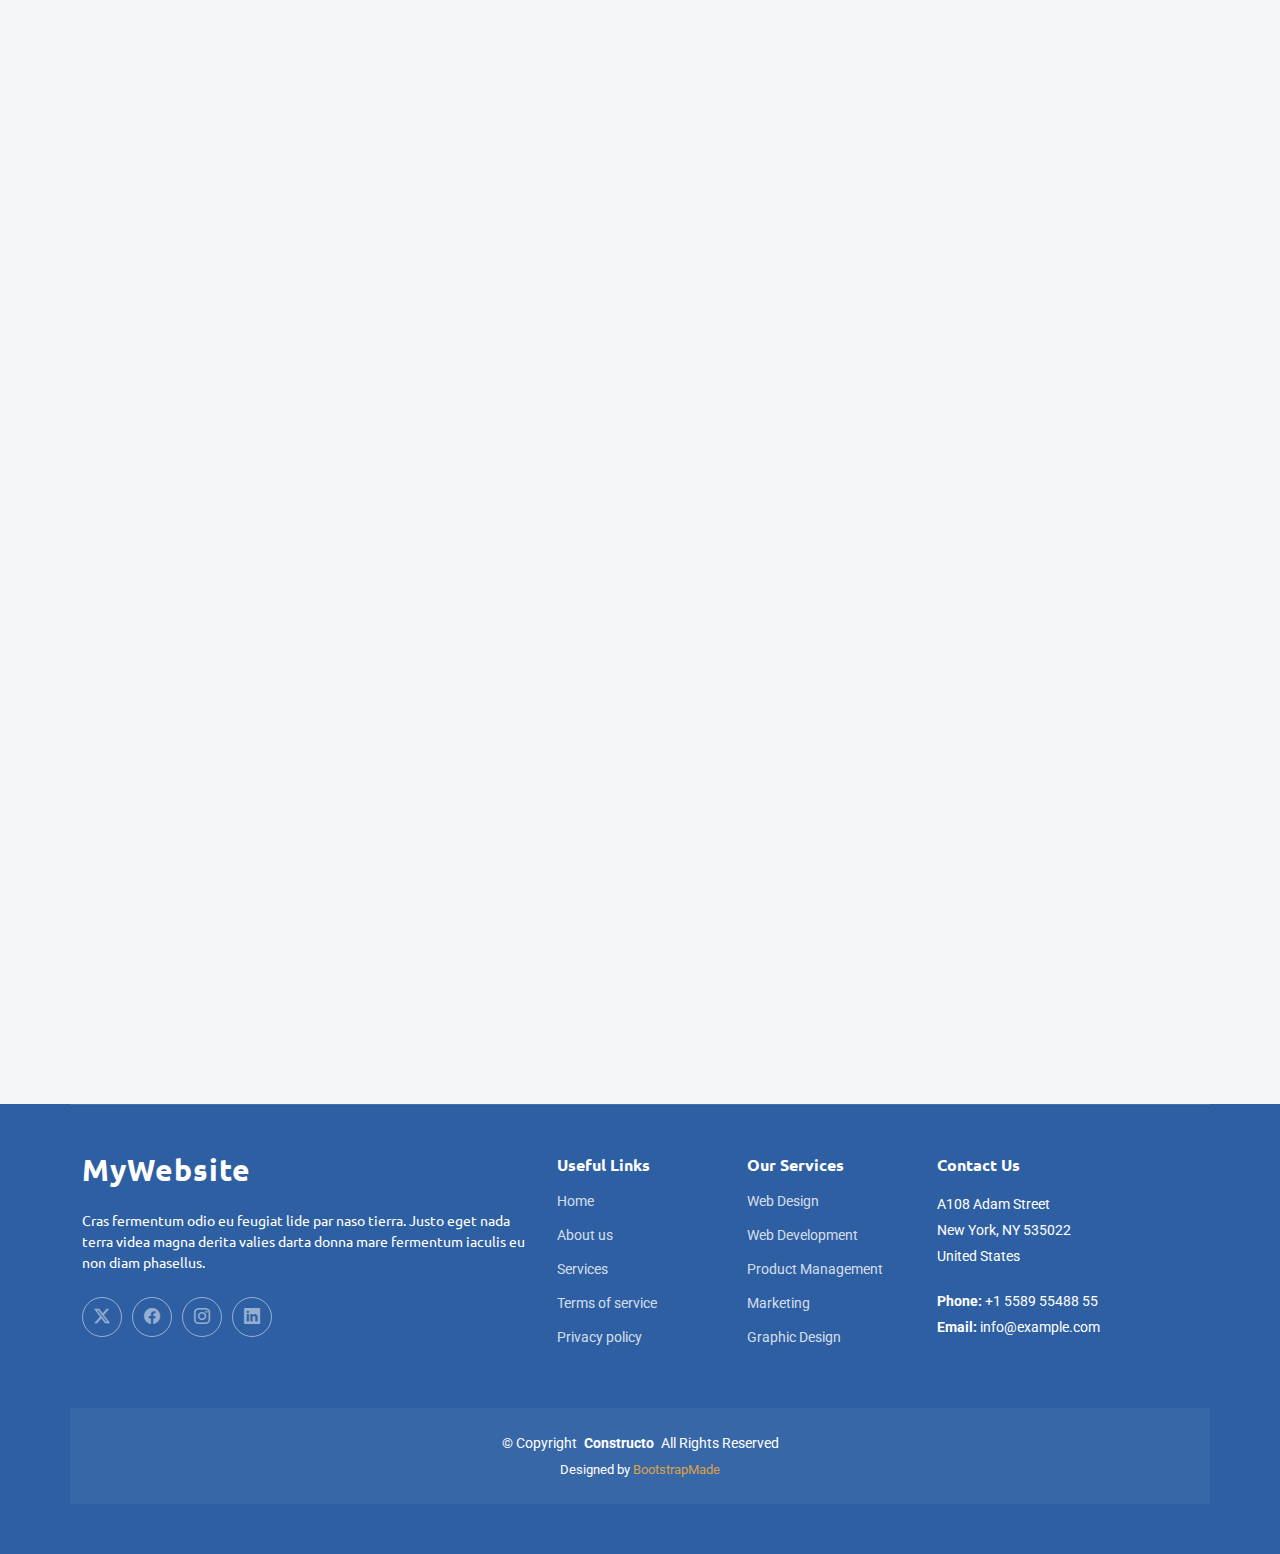
<file: project-details.html>
<!DOCTYPE html>
<html lang="en">

<head>
  <meta charset="utf-8">
  <meta content="width=device-width, initial-scale=1.0" name="viewport">
  <title>Project Details - Constructo Bootstrap Template</title>
  <meta name="description" content="">
  <meta name="keywords" content="">

  <!-- Favicons -->
  
  <!-- Fonts -->
  <link href="https://fonts.googleapis.com" rel="preconnect">
  <link href="https://fonts.gstatic.com" rel="preconnect" crossorigin>
  <link href="https://fonts.googleapis.com/css2?family=Roboto:ital,wght@0,100;0,300;0,400;0,500;0,700;0,900;1,100;1,300;1,400;1,500;1,700;1,900&family=Lato:ital,wght@0,100;0,300;0,400;0,700;0,900;1,100;1,300;1,400;1,700;1,900&family=Ubuntu:ital,wght@0,300;0,400;0,500;0,700;1,300;1,400;1,500;1,700&display=swap" rel="stylesheet">

  <!-- Vendor CSS Files -->
  <link href="assets/vendor/bootstrap/css/bootstrap.min.css" rel="stylesheet">
  <link href="assets/vendor/bootstrap-icons/bootstrap-icons.css" rel="stylesheet">
  <link href="assets/vendor/aos/aos.css" rel="stylesheet">
  <link href="assets/vendor/swiper/swiper-bundle.min.css" rel="stylesheet">
  <link href="assets/vendor/glightbox/css/glightbox.min.css" rel="stylesheet">

  <!-- Main CSS File -->
  <link href="assets/css/main.css" rel="stylesheet">

  <!-- =======================================================
  * Template Name: Constructo
  * Template URL: https://bootstrapmade.com/constructo-bootstrap-construction-template/
  * Updated: Aug 30 2025 with Bootstrap v5.3.8
  * Author: BootstrapMade.com
  * License: https://bootstrapmade.com/license/
  ======================================================== -->
</head>

<body class="project-details-page">

  <header id="header" class="header sticky-top">

    <div class="topbar d-flex align-items-center dark-background">
      <div class="container d-flex justify-content-center justify-content-md-between">
        <div class="contact-info d-flex align-items-center">
          <i class="bi bi-envelope d-flex align-items-center"><a href="mailto:contact@example.com">contact@example.com</a></i>
          <i class="bi bi-phone d-flex align-items-center ms-4"><span>+1 5589 55488 55</span></i>
        </div>
        <div class="social-links d-none d-md-flex align-items-center">
          <a href="#" class="twitter"><i class="bi bi-twitter-x"></i></a>
          <a href="#" class="facebook"><i class="bi bi-facebook"></i></a>
          <a href="#" class="instagram"><i class="bi bi-instagram"></i></a>
          <a href="#" class="linkedin"><i class="bi bi-linkedin"></i></a>
        </div>
      </div>
    </div><!-- End Top Bar -->

    <div class="branding d-flex align-items-cente">

      <div class="container position-relative d-flex align-items-center justify-content-between">
        <a href="index.html" class="logo d-flex align-items-center">
          <!-- Uncomment the line below if you also wish to use an image logo -->
          <!-- <img src="assets/img/logo.webp" alt=""> -->
          <h1 class="sitename">Constructo</h1>
        </a>

        <nav id="navmenu" class="navmenu">
          <ul>
            <li><a href="index.html">Home</a></li>
            <li><a href="about.html">About</a></li>
            <li><a href="services.html">Services</a></li>
            <li><a href="projects.html">Projects</a></li>
            <li><a href="team.html">Team</a></li>
            <li class="dropdown"><a href="#"><span>More Pages</span> <i class="bi bi-chevron-down toggle-dropdown"></i></a>
              <ul>
                <li><a href="service-details.html">Service Details</a></li>
                <li><a href="project-details.html" class="active">Project Details</a></li>
                <li><a href="quote.html">Quote Form</a></li>
                <li><a href="terms.html">Terms</a></li>
                <li><a href="privacy.html">Privacy</a></li>
                <li><a href="404.html">404</a></li>
              </ul>
            </li>
            <li class="dropdown"><a href="#"><span>Dropdown</span> <i class="bi bi-chevron-down toggle-dropdown"></i></a>
              <ul>
                <li><a href="#">Dropdown 1</a></li>
                <li class="dropdown"><a href="#"><span>Deep Dropdown</span> <i class="bi bi-chevron-down toggle-dropdown"></i></a>
                  <ul>
                    <li><a href="#">Deep Dropdown 1</a></li>
                    <li><a href="#">Deep Dropdown 2</a></li>
                    <li><a href="#">Deep Dropdown 3</a></li>
                    <li><a href="#">Deep Dropdown 4</a></li>
                    <li><a href="#">Deep Dropdown 5</a></li>
                  </ul>
                </li>
                <li><a href="#">Dropdown 2</a></li>
                <li><a href="#">Dropdown 3</a></li>
                <li><a href="#">Dropdown 4</a></li>
              </ul>
            </li>
            <li><a href="contact.html">Contact</a></li>
          </ul>
          <i class="mobile-nav-toggle d-xl-none bi bi-list"></i>
        </nav>

      </div>

    </div>

  </header>

  <main class="main">

    <!-- Page Title -->
    <div class="page-title light-background">
      <div class="container d-lg-flex justify-content-between align-items-center">
        <h1 class="mb-2 mb-lg-0">Portfolio Details</h1>
        <nav class="breadcrumbs">
          <ol>
            <li><a href="index.html">Home</a></li>
            <li class="current">Project Details</li>
          </ol>
        </nav>
      </div>
    </div><!-- End Page Title -->

    <!-- Project Details Section -->
    <section id="project-details" class="project-details section">

      <div class="container" data-aos="fade-up" data-aos-delay="100">

        <div class="project-header" data-aos="zoom-in" data-aos-delay="200">
          <div class="row align-items-center">
            <div class="col-lg-6">
              <div class="project-banner">
                <img src="assets/img/construction/project-4.webp" alt="Modern Residential Complex" class="img-fluid">
                <div class="banner-badge">
                  <span class="status-indicator">In Progress</span>
                </div>
              </div>
            </div>
            <div class="col-lg-6">
              <div class="project-summary">
                <div class="project-tags">
                  <span class="tag">Residential</span>
                  <span class="tag">Green Valley District</span>
                </div>
                <h1 class="main-title">Modern Residential Complex</h1>
                <p class="summary-text">Ut enim ad minima veniam, quis nostrum exercitationem ullam corporis suscipit laboriosam, nisi ut aliquid ex ea commodi consequatur. Quis autem vel eum iure reprehenderit qui in ea voluptate velit esse quam nihil molestiae consequatur.</p>

                <div class="key-metrics">
                  <div class="metric-row">
                    <div class="metric">
                      <span class="metric-title">Timeline</span>
                      <span class="metric-data">24 months</span>
                    </div>
                    <div class="metric">
                      <span class="metric-title">Total Area</span>
                      <span class="metric-data">65,000 sq ft</span>
                    </div>
                  </div>
                  <div class="metric-row">
                    <div class="metric">
                      <span class="metric-title">Budget</span>
                      <span class="metric-data">$8.5M</span>
                    </div>
                    <div class="metric">
                      <span class="metric-title">Units</span>
                      <span class="metric-data">42 apartments</span>
                    </div>
                  </div>
                </div>
              </div>
            </div>
          </div>
        </div>

        <div class="visual-showcase" data-aos="fade-up" data-aos-delay="300">
          <div class="showcase-grid">
            <div class="showcase-item large">
              <img src="assets/img/construction/project-10.webp" alt="Building Progress" class="img-fluid" loading="lazy">
              <div class="item-overlay">
                <span class="overlay-label">Construction Phase</span>
              </div>
            </div>
            <div class="showcase-item">
              <img src="assets/img/construction/project-2.webp" alt="Foundation Work" class="img-fluid" loading="lazy">
              <div class="item-overlay">
                <span class="overlay-label">Foundation</span>
              </div>
            </div>
            <div class="showcase-item">
              <img src="assets/img/construction/project-6.webp" alt="Interior Planning" class="img-fluid" loading="lazy">
              <div class="item-overlay">
                <span class="overlay-label">Interior Design</span>
              </div>
            </div>
            <div class="showcase-item tall">
              <img src="assets/img/construction/project-1.webp" alt="Architectural Detail" class="img-fluid" loading="lazy">
              <div class="item-overlay">
                <span class="overlay-label">Architecture</span>
              </div>
            </div>
          </div>
        </div>

        <div class="detailed-breakdown" data-aos="fade-up" data-aos-delay="400">
          <div class="row">
            <div class="col-lg-7">
              <div class="breakdown-content">
                <h3>Project Execution</h3>
                <p>At vero eos et accusamus et iusto odio dignissimos ducimus qui blanditiis praesentium voluptatum deleniti atque corrupti quos dolores et quas molestias excepturi sint occaecati cupiditate non provident, similique sunt in culpa qui officia deserunt mollitia animi.</p>
                <p>Id est laborum et dolorum fuga. Et harum quidem rerum facilis est et expedita distinctio. Nam libero tempore, cum soluta nobis est eligendi optio cumque nihil impedit quo minus id quod maxime placeat facere possimus.</p>

                <h3>Key Achievements</h3>
                <div class="achievement-list">
                  <div class="achievement-point">
                    <div class="achievement-marker">
                      <i class="bi bi-award"></i>
                    </div>
                    <div class="achievement-details">
                      <h5>Innovative Design</h5>
                      <p>Sed ut perspiciatis unde omnis iste natus error sit voluptatem accusantium doloremque laudantium.</p>
                    </div>
                  </div>
                  <div class="achievement-point">
                    <div class="achievement-marker">
                      <i class="bi bi-shield-check"></i>
                    </div>
                    <div class="achievement-details">
                      <h5>Safety Excellence</h5>
                      <p>Totam rem aperiam, eaque ipsa quae ab illo inventore veritatis et quasi architecto beatae vitae.</p>
                    </div>
                  </div>
                  <div class="achievement-point">
                    <div class="achievement-marker">
                      <i class="bi bi-clock"></i>
                    </div>
                    <div class="achievement-details">
                      <h5>On-Time Delivery</h5>
                      <p>Dicta sunt explicabo nemo enim ipsam voluptatem quia voluptas sit aspernatur aut odit aut fugit.</p>
                    </div>
                  </div>
                </div>
              </div>
            </div>
            <div class="col-lg-5">
              <div class="specifications-panel">
                <h4>Project Specifications</h4>
                <div class="spec-table">
                  <div class="spec-row">
                    <span class="spec-name">Building Type</span>
                    <span class="spec-detail">Multi-Story Residential</span>
                  </div>
                  <div class="spec-row">
                    <span class="spec-name">Construction Method</span>
                    <span class="spec-detail">Steel Frame</span>
                  </div>
                  <div class="spec-row">
                    <span class="spec-name">Exterior Finish</span>
                    <span class="spec-detail">Brick &amp; Glass</span>
                  </div>
                  <div class="spec-row">
                    <span class="spec-name">Floors</span>
                    <span class="spec-detail">8 levels</span>
                  </div>
                  <div class="spec-row">
                    <span class="spec-name">Sustainability</span>
                    <span class="spec-detail">LEED Silver</span>
                  </div>
                  <div class="spec-row">
                    <span class="spec-name">Start Date</span>
                    <span class="spec-detail">January 2024</span>
                  </div>
                  <div class="spec-row">
                    <span class="spec-name">Expected Completion</span>
                    <span class="spec-detail">December 2025</span>
                  </div>
                </div>

                <div class="progress-indicator">
                  <div class="progress-header">
                    <span class="progress-label">Project Progress</span>
                    <span class="progress-percentage">68%</span>
                  </div>
                  <div class="progress-bar-container">
                    <div class="progress-bar" style="width: 68%"></div>
                  </div>
                </div>
              </div>
            </div>
          </div>
        </div>

        <div class="technical-gallery" data-aos="fade-up" data-aos-delay="500">
          <div class="gallery-header">
            <h3>Technical Documentation</h3>
            <p>Comprehensive visual documentation of construction phases and technical implementations</p>
          </div>
          <div class="row g-3">
            <div class="col-md-4">
              <div class="tech-item">
                <img src="assets/img/construction/project-12.webp" alt="Blueprint Review" class="img-fluid" loading="lazy">
                <div class="tech-caption">Blueprint Analysis</div>
              </div>
            </div>
            <div class="col-md-4">
              <div class="tech-item">
                <img src="assets/img/construction/project-3.webp" alt="Quality Control" class="img-fluid" loading="lazy">
                <div class="tech-caption">Quality Inspection</div>
              </div>
            </div>
            <div class="col-md-4">
              <div class="tech-item">
                <img src="assets/img/construction/project-7.webp" alt="Final Installation" class="img-fluid" loading="lazy">
                <div class="tech-caption">System Installation</div>
              </div>
            </div>
          </div>
        </div>

      </div>

    </section><!-- /Project Details Section -->

  </main>

  <footer id="footer" class="footer dark-background">

    <div class="container footer-top">
      <div class="row gy-4">
        <div class="col-lg-5 col-md-12 footer-about">
          <a href="index.html" class="logo d-flex align-items-center">
            <span class="sitename">MyWebsite</span>
          </a>
          <p>Cras fermentum odio eu feugiat lide par naso tierra. Justo eget nada terra videa magna derita valies darta donna mare fermentum iaculis eu non diam phasellus.</p>
          <div class="social-links d-flex mt-4">
            <a href=""><i class="bi bi-twitter-x"></i></a>
            <a href=""><i class="bi bi-facebook"></i></a>
            <a href=""><i class="bi bi-instagram"></i></a>
            <a href=""><i class="bi bi-linkedin"></i></a>
          </div>
        </div>

        <div class="col-lg-2 col-6 footer-links">
          <h4>Useful Links</h4>
          <ul>
            <li><a href="#">Home</a></li>
            <li><a href="#">About us</a></li>
            <li><a href="#">Services</a></li>
            <li><a href="#">Terms of service</a></li>
            <li><a href="#">Privacy policy</a></li>
          </ul>
        </div>

        <div class="col-lg-2 col-6 footer-links">
          <h4>Our Services</h4>
          <ul>
            <li><a href="#">Web Design</a></li>
            <li><a href="#">Web Development</a></li>
            <li><a href="#">Product Management</a></li>
            <li><a href="#">Marketing</a></li>
            <li><a href="#">Graphic Design</a></li>
          </ul>
        </div>

        <div class="col-lg-3 col-md-12 footer-contact text-center text-md-start">
          <h4>Contact Us</h4>
          <p>A108 Adam Street</p>
          <p>New York, NY 535022</p>
          <p>United States</p>
          <p class="mt-4"><strong>Phone:</strong> <span>+1 5589 55488 55</span></p>
          <p><strong>Email:</strong> <span>info@example.com</span></p>
        </div>

      </div>
    </div>

    <div class="container copyright text-center mt-4">
      <p>© <span>Copyright</span> <strong class="px-1 sitename">Constructo</strong> <span>All Rights Reserved</span></p>
      <div class="credits">
        <!-- All the links in the footer should remain intact. -->
        <!-- You can delete the links only if you've purchased the pro version. -->
        <!-- Licensing information: https://bootstrapmade.com/license/ -->
        <!-- Purchase the pro version with working PHP/AJAX contact form: [buy-url] -->
        Designed by <a href="https://bootstrapmade.com/">BootstrapMade</a>
      </div>
    </div>

  </footer>

  <!-- Scroll Top -->
  <a href="#" id="scroll-top" class="scroll-top d-flex align-items-center justify-content-center"><i class="bi bi-arrow-up-short"></i></a>

  <!-- Preloader -->
  <div id="preloader"></div>

  <!-- Vendor JS Files -->
  <script src="assets/vendor/bootstrap/js/bootstrap.bundle.min.js"></script>
  <script src="assets/vendor/php-email-form/validate.js"></script>
  <script src="assets/vendor/aos/aos.js"></script>
  <script src="assets/vendor/swiper/swiper-bundle.min.js"></script>
  <script src="assets/vendor/glightbox/js/glightbox.min.js"></script>

  <!-- Main JS File -->
  <script src="assets/js/main.js"></script>

</body>

</html>
</file>
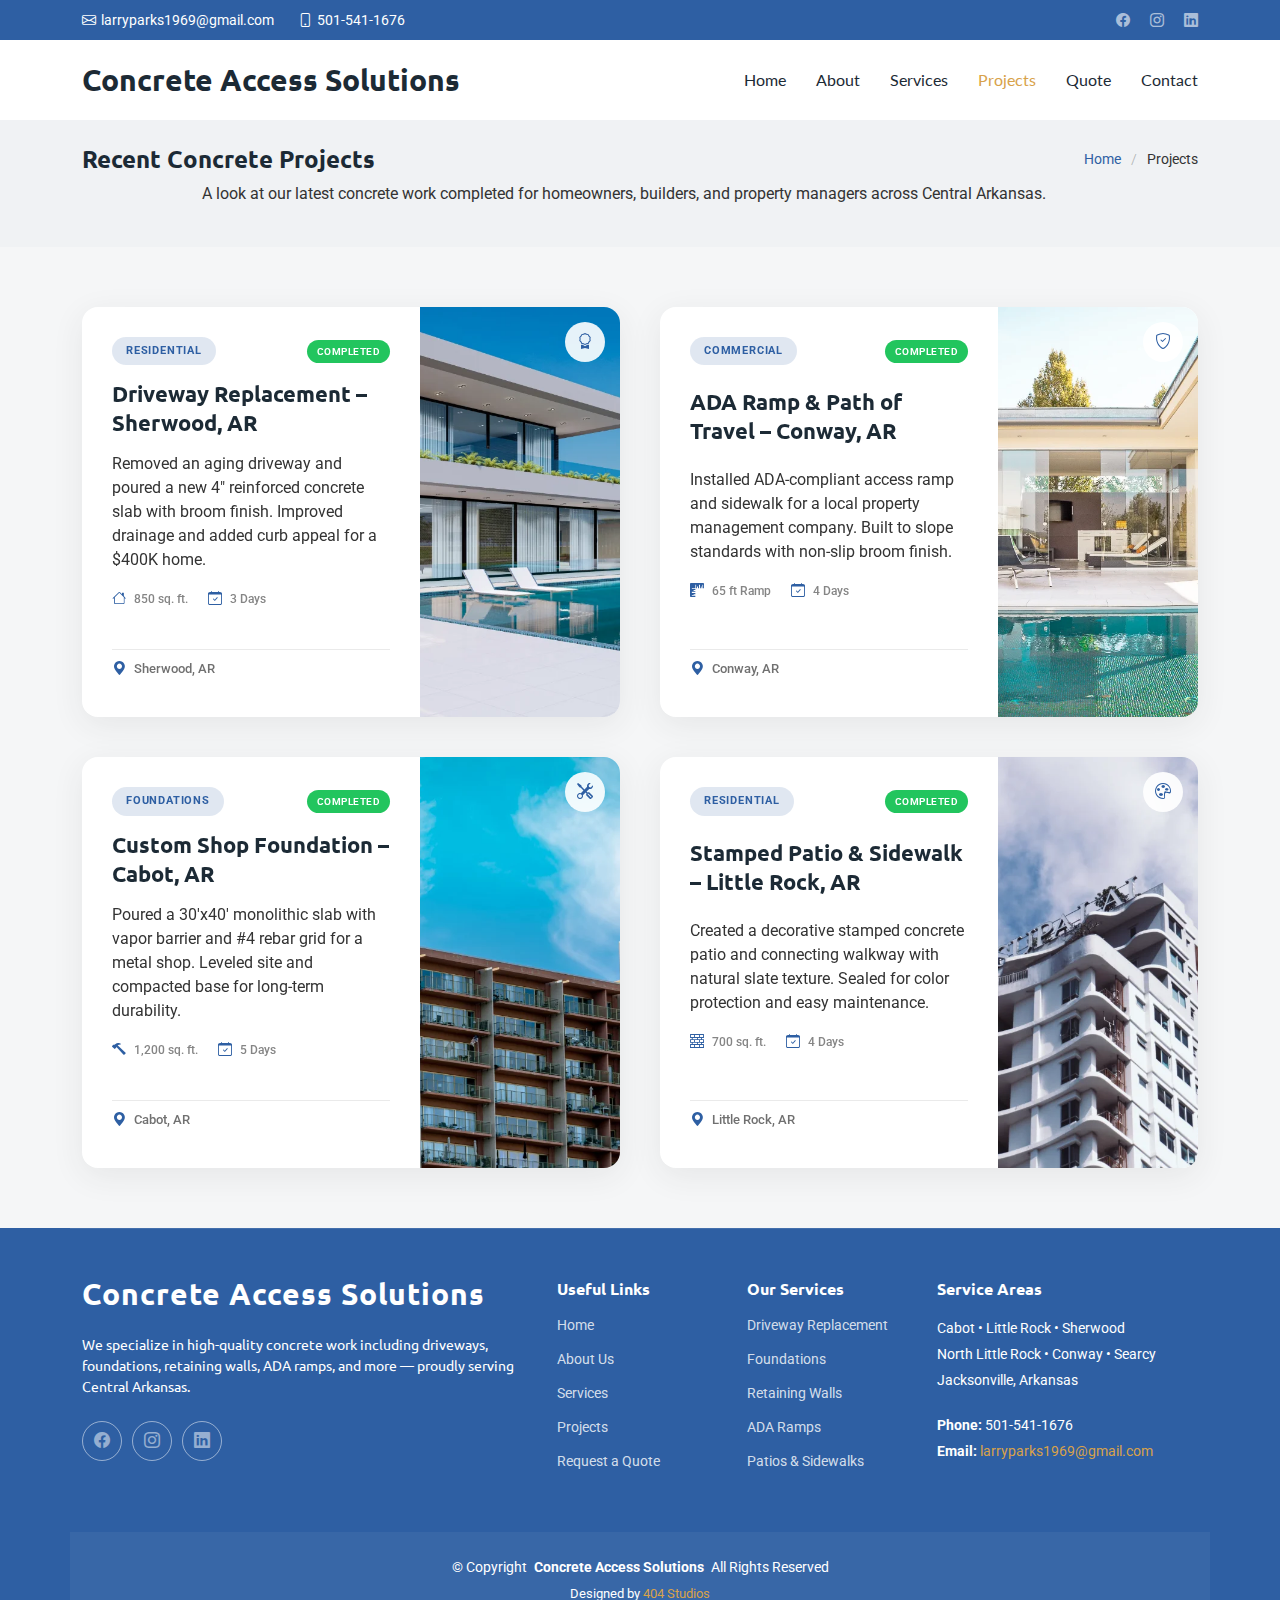
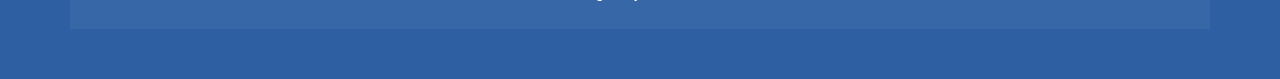
<file: projects.html>
<!DOCTYPE html>
<html lang="en">

<head>
  <meta charset="utf-8">
  <meta content="width=device-width, initial-scale=1.0" name="viewport">
  <title>Projects - Constructo Bootstrap Template</title>
  <meta name="description" content="">
  <meta name="keywords" content="">

  <!-- Favicons -->
  
  <!-- Fonts -->
  <link href="https://fonts.googleapis.com" rel="preconnect">
  <link href="https://fonts.gstatic.com" rel="preconnect" crossorigin>
  <link href="https://fonts.googleapis.com/css2?family=Roboto:ital,wght@0,100;0,300;0,400;0,500;0,700;0,900;1,100;1,300;1,400;1,500;1,700;1,900&family=Lato:ital,wght@0,100;0,300;0,400;0,700;0,900;1,100;1,300;1,400;1,700;1,900&family=Ubuntu:ital,wght@0,300;0,400;0,500;0,700;1,300;1,400;1,500;1,700&display=swap" rel="stylesheet">

  <!-- Vendor CSS Files -->
  <link href="assets/vendor/bootstrap/css/bootstrap.min.css" rel="stylesheet">
  <link href="assets/vendor/bootstrap-icons/bootstrap-icons.css" rel="stylesheet">
  <link href="assets/vendor/aos/aos.css" rel="stylesheet">
  <link href="assets/vendor/swiper/swiper-bundle.min.css" rel="stylesheet">
  <link href="assets/vendor/glightbox/css/glightbox.min.css" rel="stylesheet">

  <!-- Main CSS File -->
  <link href="assets/css/main.css" rel="stylesheet">

  <!-- =======================================================
  * Template Name: Constructo
  * Template URL: https://bootstrapmade.com/constructo-bootstrap-construction-template/
  * Updated: Aug 30 2025 with Bootstrap v5.3.8
  * Author: BootstrapMade.com
  * License: https://bootstrapmade.com/license/
  ======================================================== -->
</head>

<body class="projects-page">

  <header id="header" class="header sticky-top">

  <div class="topbar d-flex align-items-center dark-background">
    <div class="container d-flex justify-content-center justify-content-md-between">
      <div class="contact-info d-flex align-items-center">
        <i class="bi bi-envelope d-flex align-items-center">
          <a href="mailto:larryparks1969@gmail.com">larryparks1969@gmail.com</a>
        </i>
        <i class="bi bi-phone d-flex align-items-center ms-4">
          <span>501-541-1676</span>
        </i>
      </div>
      <div class="social-links d-none d-md-flex align-items-center">
        <a href="#" class="facebook"><i class="bi bi-facebook"></i></a>
        <a href="#" class="instagram"><i class="bi bi-instagram"></i></a>
        <a href="#" class="linkedin"><i class="bi bi-linkedin"></i></a>
      </div>
    </div>
  </div><!-- End Top Bar -->

  <div class="branding d-flex align-items-center">
    <div class="container position-relative d-flex align-items-center justify-content-between">
      <a href="index.html" class="logo d-flex align-items-center">
        <h1 class="sitename mb-0">Concrete Access Solutions</h1>
      </a>

      <nav id="navmenu" class="navmenu">
        <ul>
          <li><a href="index.html">Home</a></li>
          <li><a href="about.html">About</a></li>
          <li><a href="services.html">Services</a></li>
          <li><a href="projects.html" class="active">Projects</a></li>
          <li><a href="quote.html">Quote</a></li>
          <li><a href="contact.html">Contact</a></li>
        </ul>
        <i class="mobile-nav-toggle d-xl-none bi bi-list"></i>
      </nav>
    </div>
  </div>
</header>


  <main class="main">

    <!-- Page Title -->
    <div class="page-title light-background">
      <div class="container d-lg-flex justify-content-between align-items-center">
        <h1 class="mb-2 mb-lg-0">Recent Concrete Projects</h1>
        <nav class="breadcrumbs">
          <ol>
            <li><a href="index.html">Home</a></li>
            <li class="current">Projects</li>
          </ol>
        </nav>
      </div>
      <p class="container mt-2" style="max-width:900px;">
        A look at our latest concrete work completed for homeowners, builders, and property managers across Central Arkansas.
      </p>
    </div><!-- End Page Title -->

    <!-- Projects Section -->
    <section id="projects" class="projects section">
      <div class="container" data-aos="fade-up" data-aos-delay="100">
        <div class="projects-grid">

          <!-- Project 1 -->
          <div class="project-item" data-aos="zoom-in" data-aos-delay="100">
            <div class="project-content">
              <div class="project-header">
                <span class="project-category">Residential</span>
                <span class="project-status completed">Completed</span>
              </div>
              <h3 class="project-title">Driveway Replacement – Sherwood, AR</h3>
              <div class="project-details">
                <p>
                  Removed an aging driveway and poured a new 4" reinforced concrete slab with broom finish. Improved drainage and added curb appeal for a $400K home.
                </p>
                <div class="project-specs">
                  <span class="spec-item"><i class="bi bi-house"></i> 850 sq. ft.</span>
                  <span class="spec-item"><i class="bi bi-calendar-check"></i> 3 Days</span>
                </div>
              </div>
              <div class="project-location">
                <i class="bi bi-geo-alt-fill"></i><span>Sherwood, AR</span>
              </div>
             
            </div>
            <div class="project-visual">
              <img src="assets/img/construction/project-2.webp" alt="Driveway Replacement in Sherwood AR" class="img-fluid">
              <div class="project-badge"><i class="bi bi-award"></i></div>
            </div>
          </div><!-- End Project Item -->

          <!-- Project 2 -->
          <div class="project-item" data-aos="zoom-in" data-aos-delay="200">
            <div class="project-content">
              <div class="project-header">
                <span class="project-category">Commercial</span>
                <span class="project-status completed">Completed</span>
              </div>
              <h3 class="project-title">ADA Ramp & Path of Travel – Conway, AR</h3>
              <div class="project-details">
                <p>
                  Installed ADA-compliant access ramp and sidewalk for a local property management company. Built to slope standards with non-slip broom finish.
                </p>
                <div class="project-specs">
                  <span class="spec-item"><i class="bi bi-rulers"></i> 65 ft Ramp</span>
                  <span class="spec-item"><i class="bi bi-calendar-check"></i> 4 Days</span>
                </div>
              </div>
              <div class="project-location">
                <i class="bi bi-geo-alt-fill"></i><span>Conway, AR</span>
              </div>
              
            </div>
            <div class="project-visual">
              <img src="assets/img/construction/project-4.webp" alt="ADA Ramp in Conway AR" class="img-fluid">
              <div class="project-badge"><i class="bi bi-shield-check"></i></div>
            </div>
          </div><!-- End Project Item -->

          <!-- Project 3 -->
          <div class="project-item" data-aos="zoom-in" data-aos-delay="300">
            <div class="project-content">
              <div class="project-header">
                <span class="project-category">Foundations</span>
                <span class="project-status completed">Completed</span>
              </div>
              <h3 class="project-title">Custom Shop Foundation – Cabot, AR</h3>
              <div class="project-details">
                <p>
                  Poured a 30'x40' monolithic slab with vapor barrier and #4 rebar grid for a metal shop. Leveled site and compacted base for long-term durability.
                </p>
                <div class="project-specs">
                  <span class="spec-item"><i class="bi bi-hammer"></i> 1,200 sq. ft.</span>
                  <span class="spec-item"><i class="bi bi-calendar-check"></i> 5 Days</span>
                </div>
              </div>
              <div class="project-location">
                <i class="bi bi-geo-alt-fill"></i><span>Cabot, AR</span>
              </div>
              
            </div>
            <div class="project-visual">
              <img src="assets/img/construction/project-6.webp" alt="Concrete Foundation in Cabot AR" class="img-fluid">
              <div class="project-badge"><i class="bi bi-tools"></i></div>
            </div>
          </div><!-- End Project Item -->

          <!-- Project 4 -->
          <div class="project-item" data-aos="zoom-in" data-aos-delay="400">
            <div class="project-content">
              <div class="project-header">
                <span class="project-category">Residential</span>
                <span class="project-status completed">Completed</span>
              </div>
              <h3 class="project-title">Stamped Patio & Sidewalk – Little Rock, AR</h3>
              <div class="project-details">
                <p>
                  Created a decorative stamped concrete patio and connecting walkway with natural slate texture. Sealed for color protection and easy maintenance.
                </p>
                <div class="project-specs">
                  <span class="spec-item"><i class="bi bi-bricks"></i> 700 sq. ft.</span>
                  <span class="spec-item"><i class="bi bi-calendar-check"></i> 4 Days</span>
                </div>
              </div>
              <div class="project-location">
                <i class="bi bi-geo-alt-fill"></i><span>Little Rock, AR</span>
              </div>
              
            </div>
            <div class="project-visual">
              <img src="assets/img/construction/project-7.webp" alt="Stamped Patio in Little Rock AR" class="img-fluid">
              <div class="project-badge"><i class="bi bi-palette"></i></div>
            </div>
          </div><!-- End Project Item -->

        </div>
      </div>
    </section><!-- /Projects Section -->


  </main>

<footer id="footer" class="footer dark-background">

  <div class="container footer-top">
    <div class="row gy-4">

      <div class="col-lg-5 col-md-12 footer-about">
        <a href="index.html" class="logo d-flex align-items-center">
          <span class="sitename">Concrete Access Solutions</span>
        </a>
        <p>We specialize in high-quality concrete work including driveways, foundations, retaining walls, ADA ramps, and more — proudly serving Central Arkansas.</p>
        <div class="social-links d-flex mt-4">
          <a href="#"><i class="bi bi-facebook"></i></a>
          <a href="#"><i class="bi bi-instagram"></i></a>
          <a href="#"><i class="bi bi-linkedin"></i></a>
        </div>
      </div>

      <div class="col-lg-2 col-6 footer-links">
        <h4>Useful Links</h4>
        <ul>
          <li><a href="index.html">Home</a></li>
          <li><a href="about.html">About Us</a></li>
          <li><a href="services.html">Services</a></li>
          <li><a href="projects.html">Projects</a></li>
          <li><a href="quote.html">Request a Quote</a></li>
        </ul>
      </div>

      <div class="col-lg-2 col-6 footer-links">
        <h4>Our Services</h4>
        <ul>
          <li><a href="services.html">Driveway Replacement</a></li>
          <li><a href="services.html">Foundations</a></li>
          <li><a href="services.html">Retaining Walls</a></li>
          <li><a href="services.html">ADA Ramps</a></li>
          <li><a href="services.html">Patios &amp; Sidewalks</a></li>
        </ul>
      </div>

      <div class="col-lg-3 col-md-12 footer-contact text-center text-md-start">
        <h4>Service Areas</h4>
        <p>Cabot • Little Rock • Sherwood</p>
        <p>North Little Rock • Conway • Searcy</p>
        <p>Jacksonville, Arkansas</p>
        <p class="mt-4"><strong>Phone:</strong> <span>501-541-1676</span></p>
        <p><strong>Email:</strong> <span><a href="mailto:larryparks1969@gmail.com">larryparks1969@gmail.com</a></span></p>
      </div>

    </div>
  </div>

  <div class="container copyright text-center mt-4">
    <p>© <span>Copyright</span> <strong class="px-1 sitename">Concrete Access Solutions</strong> <span>All Rights Reserved</span></p>
    <div class="credits">
      Designed by <a href="https://404studios.studio" target="_blank" rel="noopener">404 Studios</a>
    </div>
  </div>

</footer>


  <!-- Scroll Top -->
  <a href="#" id="scroll-top" class="scroll-top d-flex align-items-center justify-content-center"><i class="bi bi-arrow-up-short"></i></a>

  <!-- Preloader -->
  <div id="preloader"></div>

  <!-- Vendor JS Files -->
  <script src="assets/vendor/bootstrap/js/bootstrap.bundle.min.js"></script>
  <script src="assets/vendor/php-email-form/validate.js"></script>
  <script src="assets/vendor/aos/aos.js"></script>
  <script src="assets/vendor/swiper/swiper-bundle.min.js"></script>
  <script src="assets/vendor/glightbox/js/glightbox.min.js"></script>

  <!-- Main JS File -->
  <script src="assets/js/main.js"></script>

</body>

</html>
</file>
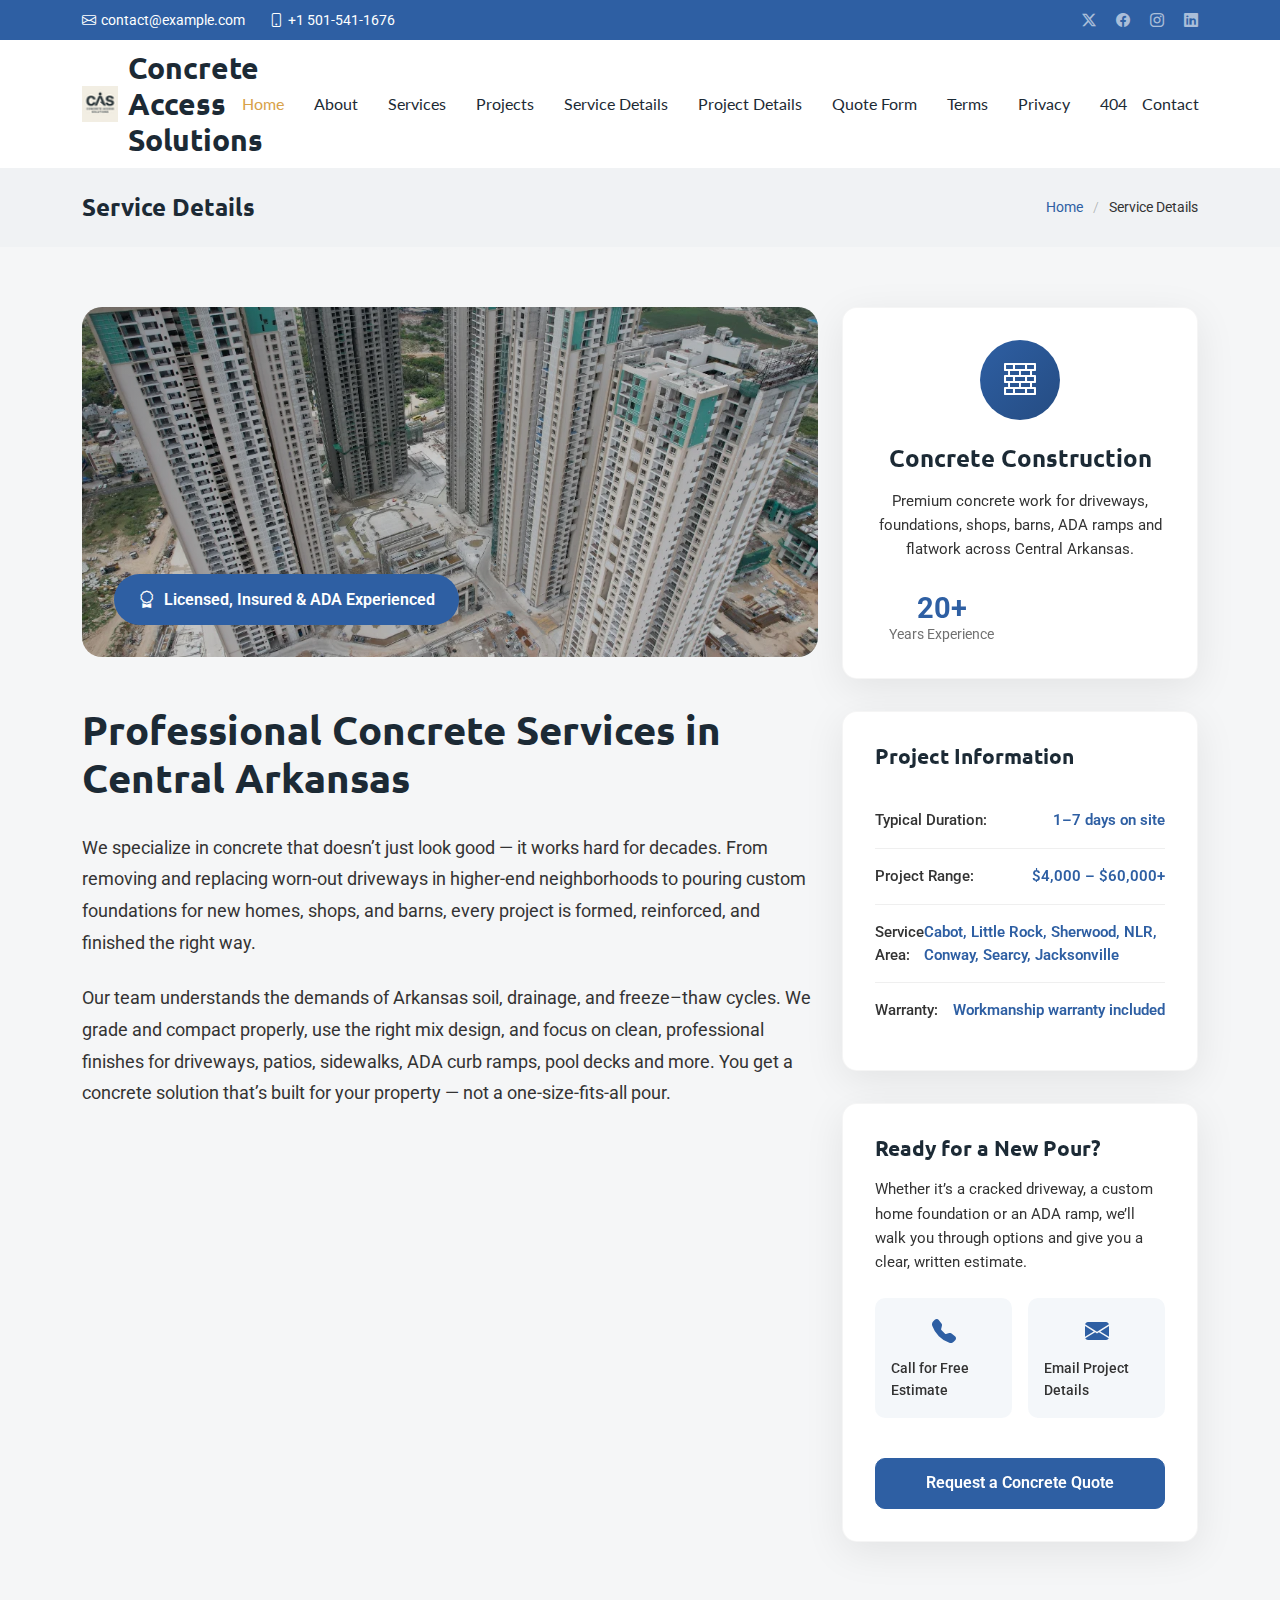
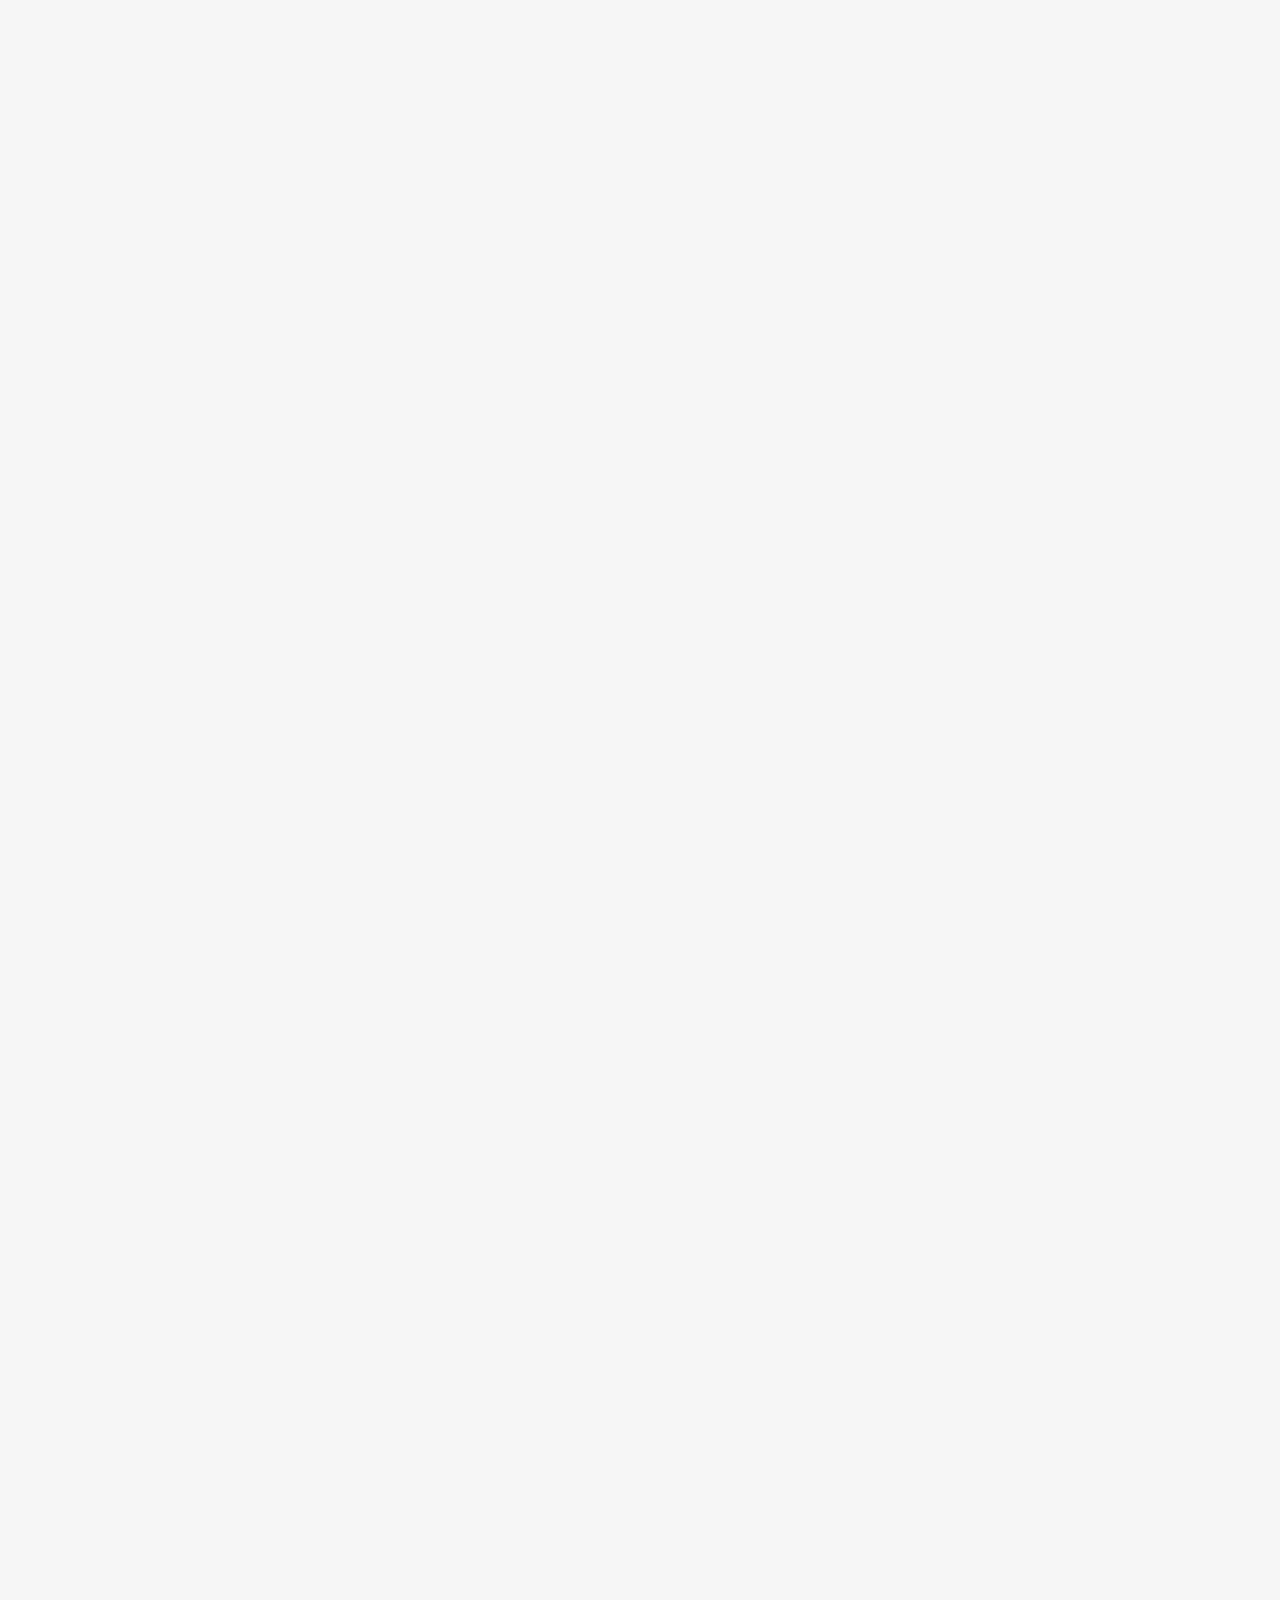
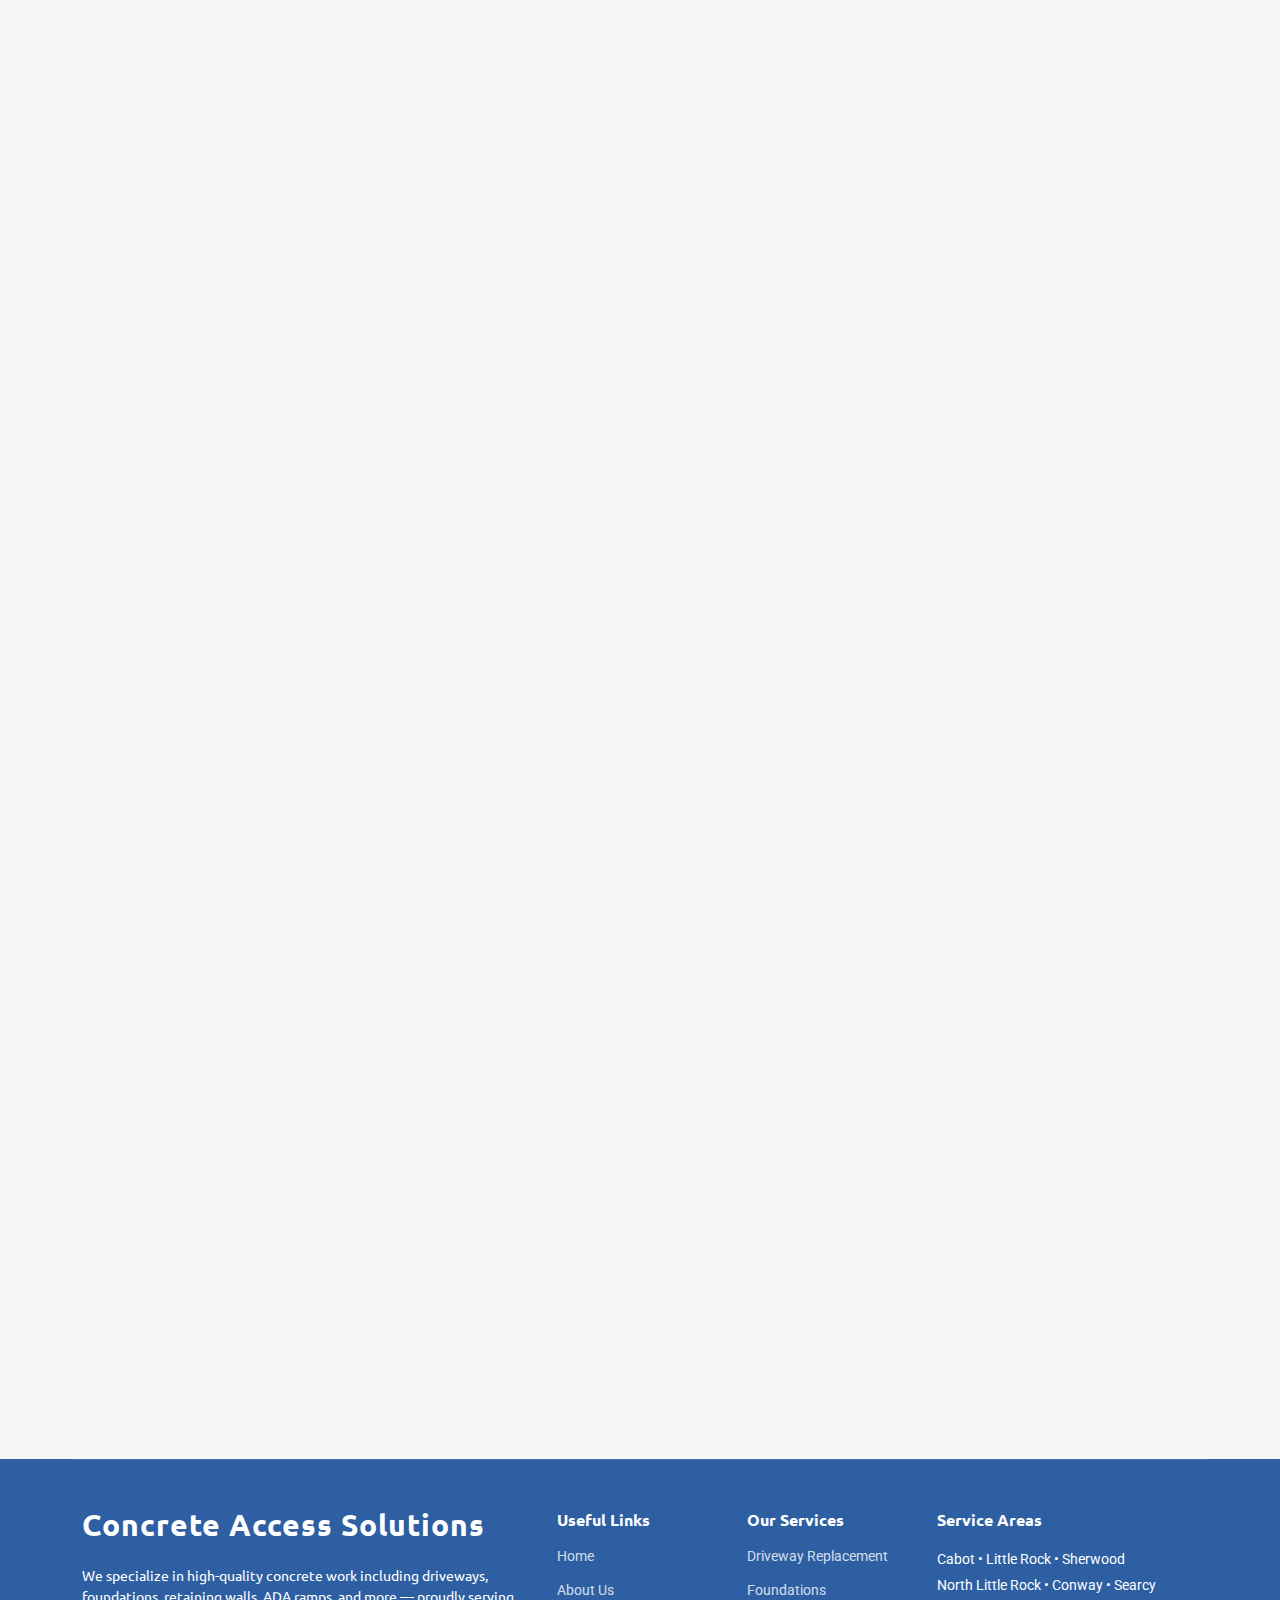
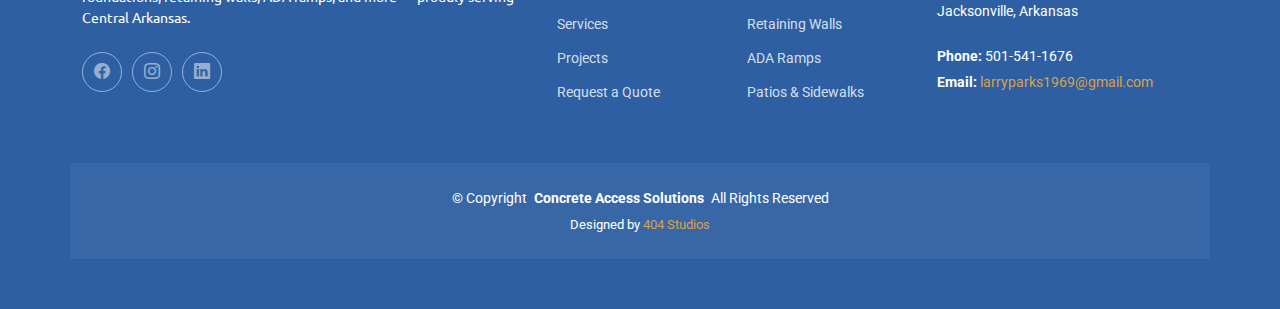
<file: service-details.html>
<!DOCTYPE html>
<html lang="en">

<head>
  <meta charset="utf-8">
  <meta content="width=device-width, initial-scale=1.0" name="viewport">
  <title>Service Details - Constructo Bootstrap Template</title>
  <meta name="description" content="">
  <meta name="keywords" content="">

  <!-- Favicons -->
  

  <!-- Fonts -->
  <link href="https://fonts.googleapis.com" rel="preconnect">
  <link href="https://fonts.gstatic.com" rel="preconnect" crossorigin>
  <link href="https://fonts.googleapis.com/css2?family=Roboto:ital,wght@0,100;0,300;0,400;0,500;0,700;0,900;1,100;1,300;1,400;1,500;1,700;1,900&family=Lato:ital,wght@0,100;0,300;0,400;0,700;0,900;1,100;1,300;1,400;1,700;1,900&family=Ubuntu:ital,wght@0,300;0,400;0,500;0,700;1,300;1,400;1,500;1,700&display=swap" rel="stylesheet">

  <!-- Vendor CSS Files -->
  <link href="assets/vendor/bootstrap/css/bootstrap.min.css" rel="stylesheet">
  <link href="assets/vendor/bootstrap-icons/bootstrap-icons.css" rel="stylesheet">
  <link href="assets/vendor/aos/aos.css" rel="stylesheet">
  <link href="assets/vendor/swiper/swiper-bundle.min.css" rel="stylesheet">
  <link href="assets/vendor/glightbox/css/glightbox.min.css" rel="stylesheet">

  <!-- Main CSS File -->
  <link href="assets/css/main.css" rel="stylesheet">

  <!-- =======================================================
  * Template Name: Constructo
  * Template URL: https://bootstrapmade.com/constructo-bootstrap-construction-template/
  * Updated: Aug 30 2025 with Bootstrap v5.3.8
  * Author: BootstrapMade.com
  * License: https://bootstrapmade.com/license/
  ======================================================== -->
</head>

<body class="service-details-page">

  <header id="header" class="header sticky-top">

  <div class="topbar d-flex align-items-center dark-background">
    <div class="container d-flex justify-content-center justify-content-md-between">
      <div class="contact-info d-flex align-items-center">
        <i class="bi bi-envelope d-flex align-items-center">
          <a href="mailto:contact@example.com">contact@example.com</a>
        </i>
        <i class="bi bi-phone d-flex align-items-center ms-4">
          <span>+1 501-541-1676</span>
        </i>
      </div>
      <div class="social-links d-none d-md-flex align-items-center">
        <a href="#" class="twitter"><i class="bi bi-twitter-x"></i></a>
        <a href="#" class="facebook"><i class="bi bi-facebook"></i></a>
        <a href="#" class="instagram"><i class="bi bi-instagram"></i></a>
        <a href="#" class="linkedin"><i class="bi bi-linkedin"></i></a>
      </div>
    </div>
  </div><!-- End Top Bar -->

  <div class="branding d-flex align-items-center">
    <div class="container position-relative d-flex align-items-center justify-content-between">

      <a href="index.html" class="logo d-flex align-items-center">
        <img src="assets/img/favicon (4).ico" alt="Concrete Access Solutions Logo" class="img-fluid" style="height:50px; margin-right:10px;">
        <h1 class="sitename mb-0">Concrete Access Solutions</h1>
      </a>

      <nav id="navmenu" class="navmenu">
        <ul>
          <li><a href="index.html" class="active">Home</a></li>
          <li><a href="about.html">About</a></li>
          <li><a href="services.html">Services</a></li>
          <li><a href="projects.html">Projects</a></li>
          
            <ul>
              <li><a href="service-details.html">Service Details</a></li>
              <li><a href="project-details.html">Project Details</a></li>
              <li><a href="quote.html">Quote Form</a></li>
              <li><a href="terms.html">Terms</a></li>
              <li><a href="privacy.html">Privacy</a></li>
              <li><a href="404.html">404</a></li>
            </ul>
          </li>
          <li><a href="contact.html">Contact</a></li>
        </ul>
        <i class="mobile-nav-toggle d-xl-none bi bi-list"></i>
      </nav>

    </div>
  </div>

</header>
  <main class="main">

    <!-- Page Title -->
    <div class="page-title light-background">
      <div class="container d-lg-flex justify-content-between align-items-center">
        <h1 class="mb-2 mb-lg-0">Service Details</h1>
        <nav class="breadcrumbs">
          <ol>
            <li><a href="index.html">Home</a></li>
            <li class="current">Service Details</li>
          </ol>
        </nav>
      </div>
    </div><!-- End Page Title -->

    <!-- Service Details Section -->
<section id="service-details" class="service-details section">

  <div class="container" data-aos="fade-up" data-aos-delay="100">

    <div class="row">
      <div class="col-lg-4 order-lg-2">
        <div class="service-sidebar" data-aos="fade-left" data-aos-delay="200">

          <!-- Overview Card -->
          <div class="service-overview-card">
            <div class="service-icon">
              <i class="bi bi-bricks"></i>
            </div>
            <h3>Concrete Construction</h3>
            <p>Premium concrete work for driveways, foundations, shops, barns, ADA ramps and flatwork across Central Arkansas.</p>
            <div class="service-stats">
              <div class="stat-item">
                <span class="stat-number">20+</span>
                <span class="stat-label">Years Experience</span>
              </div>
            </div>
          </div>

          <!-- Quick Info -->
          <div class="quick-info-card">
            <h4>Project Information</h4>
            <div class="info-grid">
              <div class="info-row">
                <span class="label">Typical Duration:</span>
                <span class="value">1–7 days on site</span>
              </div>
              <div class="info-row">
                <span class="label">Project Range:</span>
                <span class="value">$4,000 – $60,000+</span>
              </div>
              <div class="info-row">
                <span class="label">Service Area:</span>
                <span class="value">Cabot, Little Rock, Sherwood, NLR, Conway, Searcy, Jacksonville</span>
              </div>
              <div class="info-row">
                <span class="label">Warranty:</span>
                <span class="value">Workmanship warranty included</span>
              </div>
            </div>
          </div>

          <!-- Contact Card -->
          <div class="contact-action-card">
            <h4>Ready for a New Pour?</h4>
            <p class="contact-text">
              Whether it’s a cracked driveway, a custom home foundation or an ADA ramp, we’ll walk you through options and give you a clear, written estimate.
            </p>
            <div class="contact-methods">
              <a href="tel:+15551234567" class="contact-btn">
                <i class="bi bi-telephone-fill"></i>
                <span>Call for Free Estimate</span>
              </a>
              <a href="mailto:projects@example.com" class="contact-btn">
                <i class="bi bi-envelope-fill"></i>
                <span>Email Project Details</span>
              </a>
            </div>
            <a href="quote.html" class="btn btn-primary w-100 mt-3">Request a Concrete Quote</a>
          </div>

        </div><!-- End Service Sidebar -->
      </div>

      <div class="col-lg-8 order-lg-1">
        <div class="service-main-content">

          <!-- Hero Image -->
          <div class="hero-section" data-aos="zoom-in" data-aos-delay="150">
            <img src="assets/img/construction/project-5.webp" alt="Concrete driveway and foundation work in Central Arkansas" class="img-fluid">
            <div class="hero-overlay">
              <div class="hero-badge">
                <i class="bi bi-award"></i>
                <span>Licensed, Insured &amp; ADA Experienced</span>
              </div>
            </div>
          </div>

          <!-- Intro Content -->
          <div class="content-section" data-aos="fade-up" data-aos-delay="200">
            <h1>Professional Concrete Services in Central Arkansas</h1>
            <div class="content-intro">
              <p>
                We specialize in concrete that doesn’t just look good — it works hard for decades. From removing and replacing
                worn-out driveways in higher-end neighborhoods to pouring custom foundations for new homes, shops, and barns,
                every project is formed, reinforced, and finished the right way.
              </p>
              <p>
                Our team understands the demands of Arkansas soil, drainage, and freeze–thaw cycles. We grade and compact properly,
                use the right mix design, and focus on clean, professional finishes for driveways, patios, sidewalks, ADA curb ramps,
                pool decks and more. You get a concrete solution that’s built for your property — not a one-size-fits-all pour.
              </p>
            </div>
          </div>

          <!-- Capabilities -->
          <div class="capabilities-grid" data-aos="fade-up" data-aos-delay="250">
            <h2>Concrete Services We Offer</h2>
            <div class="row g-4">
              <div class="col-md-6">
                <div class="capability-card">
                  <div class="capability-icon">
                    <i class="bi bi-truck-front"></i>
                  </div>
                  <h4>Driveway Removal &amp; Replacement</h4>
                  <p>
                    Tear-out and replace cracked or failing driveways in established, higher-value neighborhoods — designed for daily traffic and curb appeal.
                  </p>
                </div>
              </div>
              <div class="col-md-6">
                <div class="capability-card">
                  <div class="capability-icon">
                    <i class="bi bi-house-door"></i>
                  </div>
                  <h4>Custom Home Foundations</h4>
                  <p>
                    Engineered slabs and foundations for custom homes, shops, barns and metal buildings on rural properties and large lots.
                  </p>
                </div>
              </div>
              <div class="col-md-6">
                <div class="capability-card">
                  <div class="capability-icon">
                    <i class="bi bi-bar-chart-steps"></i>
                  </div>
                  <h4>Retaining Walls &amp; Structural Concrete</h4>
                  <p>
                    Retaining walls, thickened edges and structural concrete designed to control erosion, manage grade changes and protect your property.
                  </p>
                </div>
              </div>
              <div class="col-md-6">
                <div class="capability-card">
                  <div class="capability-icon">
                    <i class="bi bi-universal-access-circle"></i>
                  </div>
                  <h4>ADA Ramps, Patios &amp; Flatwork</h4>
                  <p>
                    ADA-compliant curb ramps and paths of travel for property managers and builders, plus patios, sidewalks and pool decks for homeowners.
                  </p>
                </div>
              </div>
            </div>
          </div>

          <!-- Methodology -->
          <div class="methodology-section" data-aos="fade-up" data-aos-delay="300">
            <h2>How Our Concrete Process Works</h2>
            <div class="methodology-timeline">

              <!-- Step 1 -->
              <div class="timeline-item">
                <div class="timeline-marker">
                  <span class="phase-number">1</span>
                </div>
                <div class="timeline-content">
                  <h4>Site Visit &amp; Detailed Estimate</h4>
                  <p>
                    We meet on site, listen to what you need and look at drainage, access, slope and existing conditions before we price anything.
                  </p>
                  <ul class="phase-features">
                    <li>Walk-through with a concrete specialist</li>
                    <li>Measurements, photos and grade checks</li>
                    <li>Clear, written estimate for your project</li>
                  </ul>
                </div>
              </div>

              <!-- Step 2 -->
              <div class="timeline-item">
                <div class="timeline-marker">
                  <span class="phase-number">2</span>
                </div>
                <div class="timeline-content">
                  <h4>Demo, Prep &amp; Forms</h4>
                  <p>
                    Old concrete is removed and hauled off, the base is graded and compacted, and forms and reinforcement are set according to plan.
                  </p>
                  <ul class="phase-features">
                    <li>Removal of existing concrete (if needed)</li>
                    <li>Compacted base and proper slope for drainage</li>
                    <li>Rebar or wire mesh installed where required</li>
                  </ul>
                </div>
              </div>

              <!-- Step 3 -->
              <div class="timeline-item">
                <div class="timeline-marker">
                  <span class="phase-number">3</span>
                </div>
                <div class="timeline-content">
                  <h4>Pour &amp; Finish</h4>
                  <p>
                    Concrete is poured, leveled and finished for strength, traction and appearance, then properly jointed and cured.
                  </p>
                  <ul class="phase-features">
                    <li>Quality mix and controlled pour</li>
                    <li>Broom, trowel or decorative finishes</li>
                    <li>Control joints to reduce cracking</li>
                  </ul>
                </div>
              </div>

              <!-- Step 4 -->
              <div class="timeline-item">
                <div class="timeline-marker">
                  <span class="phase-number">4</span>
                </div>
                <div class="timeline-content">
                  <h4>Clean-Up &amp; Final Walk-Through</h4>
                  <p>
                    We leave your property clean, review the work with you and explain curing time, when you can drive/park, and how to care for your new concrete.
                  </p>
                  <ul class="phase-features">
                    <li>Jobsite cleaned and hauled off</li>
                    <li>Final walk-through with the owner</li>
                    <li>Warranty information and maintenance tips</li>
                  </ul>
                </div>
              </div>

            </div>
          </div>

        </div><!-- End Service Main Content -->
      </div>
    </div>
  </div>

</section>

          </div>
        </div>

        <div class="portfolio-showcase mt-5" data-aos="fade-up" data-aos-delay="350">
          <div class="showcase-header text-center">
            <h2>Recent Commercial Projects</h2>
            <p>Explore our portfolio of successfully completed commercial construction projects</p>
          </div>
          <div class="row g-4 mt-3">
            <div class="col-lg-6">
              <div class="project-showcase-item">
                <div class="project-image">
                  <img src="assets/img/construction/project-6.webp" alt="Office Building Construction" class="img-fluid">
                  <div class="project-overlay">
                    <div class="project-info">
                      <h4>Downtown Office Complex</h4>
                      <p>12-story commercial building with modern amenities</p>
                      <a href="assets/img/construction/project-6.webp" class="view-btn glightbox">
                        <i class="bi bi-eye"></i>
                      </a>
                    </div>
                  </div>
                </div>
              </div>
            </div>
            <div class="col-lg-6">
              <div class="row g-4">
                <div class="col-12">
                  <div class="project-showcase-item">
                    <div class="project-image">
                      <img src="assets/img/construction/project-7.webp" alt="Retail Space Construction" class="img-fluid">
                      <div class="project-overlay">
                        <div class="project-info">
                          <h4>Shopping Center Renovation</h4>
                          <p>Complete modernization of existing retail space</p>
                          <a href="assets/img/construction/project-7.webp" class="view-btn glightbox">
                            <i class="bi bi-eye"></i>
                          </a>
                        </div>
                      </div>
                    </div>
                  </div>
                </div>
                <div class="col-12">
                  <div class="project-showcase-item">
                    <div class="project-image">
                      <img src="assets/img/construction/project-8.webp" alt="Warehouse Construction" class="img-fluid">
                      <div class="project-overlay">
                        <div class="project-info">
                          <h4>Industrial Warehouse</h4>
                          <p>50,000 sq ft distribution facility</p>
                          <a href="assets/img/construction/project-8.webp" class="view-btn glightbox">
                            <i class="bi bi-eye"></i>
                          </a>
                        </div>
                      </div>
                    </div>
                  </div>
                </div>
              </div>
            </div>
          </div>
        </div><!-- End Portfolio Showcase -->

      </div>

    </section><!-- /Service Details Section -->

  </main>

  <footer id="footer" class="footer dark-background">

  <div class="container footer-top">
    <div class="row gy-4">

      <div class="col-lg-5 col-md-12 footer-about">
        <a href="index.html" class="logo d-flex align-items-center">
          <span class="sitename">Concrete Access Solutions</span>
        </a>
        <p>We specialize in high-quality concrete work including driveways, foundations, retaining walls, ADA ramps, and more — proudly serving Central Arkansas.</p>
        <div class="social-links d-flex mt-4">
          <a href="#"><i class="bi bi-facebook"></i></a>
          <a href="#"><i class="bi bi-instagram"></i></a>
          <a href="#"><i class="bi bi-linkedin"></i></a>
        </div>
      </div>

      <div class="col-lg-2 col-6 footer-links">
        <h4>Useful Links</h4>
        <ul>
          <li><a href="index.html">Home</a></li>
          <li><a href="about.html">About Us</a></li>
          <li><a href="services.html">Services</a></li>
          <li><a href="projects.html">Projects</a></li>
          <li><a href="quote.html">Request a Quote</a></li>
        </ul>
      </div>

      <div class="col-lg-2 col-6 footer-links">
        <h4>Our Services</h4>
        <ul>
          <li><a href="services.html">Driveway Replacement</a></li>
          <li><a href="services.html">Foundations</a></li>
          <li><a href="services.html">Retaining Walls</a></li>
          <li><a href="services.html">ADA Ramps</a></li>
          <li><a href="services.html">Patios &amp; Sidewalks</a></li>
        </ul>
      </div>

      <div class="col-lg-3 col-md-12 footer-contact text-center text-md-start">
        <h4>Service Areas</h4>
        <p>Cabot • Little Rock • Sherwood</p>
        <p>North Little Rock • Conway • Searcy</p>
        <p>Jacksonville, Arkansas</p>
        <p class="mt-4"><strong>Phone:</strong> <span>501-541-1676</span></p>
        <p><strong>Email:</strong> <span><a href="mailto:larryparks1969@gmail.com">larryparks1969@gmail.com</a></span></p>
      </div>

    </div>
  </div>

  <div class="container copyright text-center mt-4">
    <p>© <span>Copyright</span> <strong class="px-1 sitename">Concrete Access Solutions</strong> <span>All Rights Reserved</span></p>
    <div class="credits">
      Designed by <a href="https://404studios.studio" target="_blank" rel="noopener">404 Studios</a>
    </div>
  </div>

</footer>


  <!-- Scroll Top -->
  <a href="#" id="scroll-top" class="scroll-top d-flex align-items-center justify-content-center"><i class="bi bi-arrow-up-short"></i></a>

  <!-- Preloader -->
  <div id="preloader"></div>

  <!-- Vendor JS Files -->
  <script src="assets/vendor/bootstrap/js/bootstrap.bundle.min.js"></script>
  <script src="assets/vendor/php-email-form/validate.js"></script>
  <script src="assets/vendor/aos/aos.js"></script>
  <script src="assets/vendor/swiper/swiper-bundle.min.js"></script>
  <script src="assets/vendor/glightbox/js/glightbox.min.js"></script>

  <!-- Main JS File -->
  <script src="assets/js/main.js"></script>

</body>

</html>
</file>
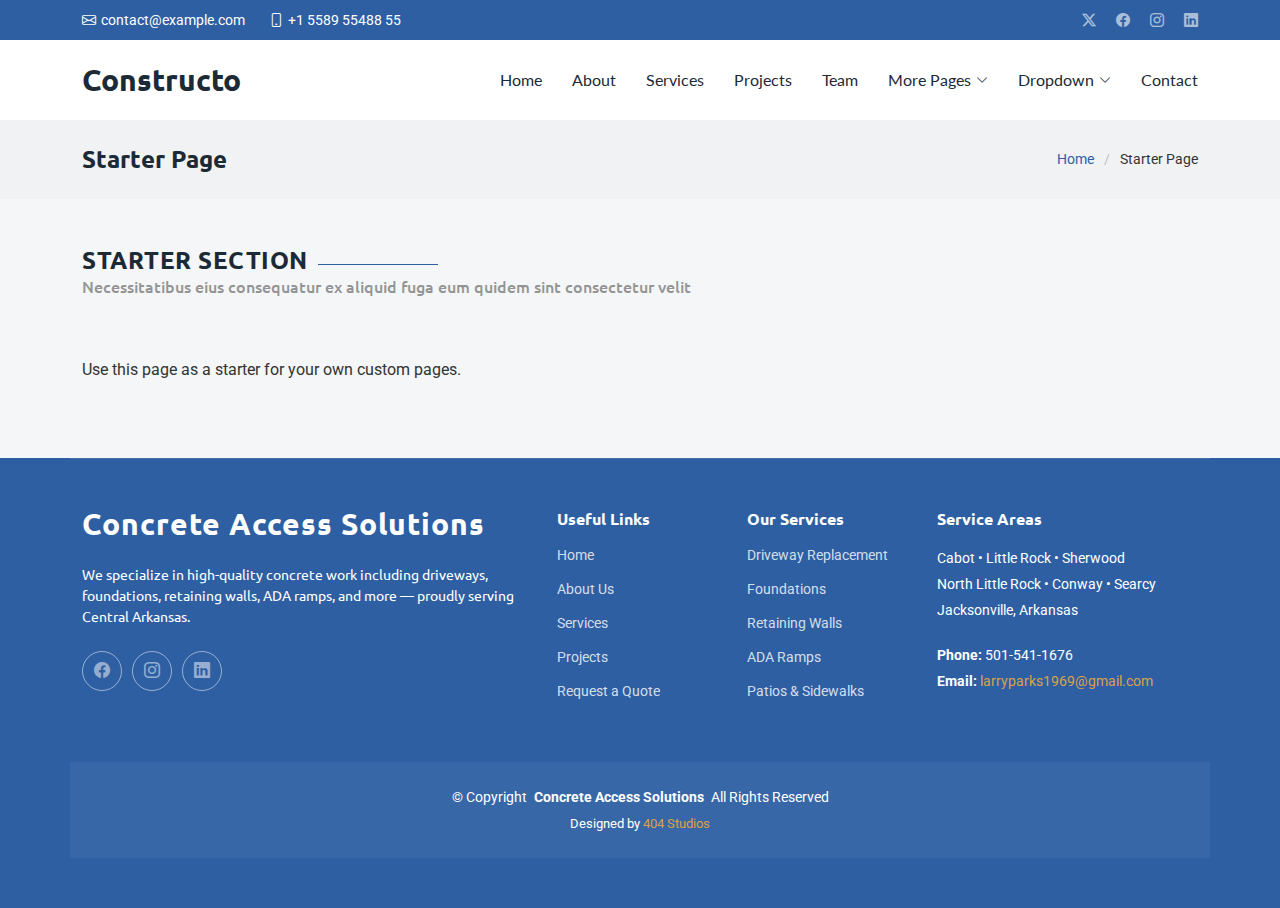
<file: starter-page.html>
<!DOCTYPE html>
<html lang="en">

<head>
  <meta charset="utf-8">
  <meta content="width=device-width, initial-scale=1.0" name="viewport">
  <title>Starter Page - Constructo Bootstrap Template</title>
  <meta name="description" content="">
  <meta name="keywords" content="">

  <!-- Favicons -->
  

  <!-- Fonts -->
  <link href="https://fonts.googleapis.com" rel="preconnect">
  <link href="https://fonts.gstatic.com" rel="preconnect" crossorigin>
  <link href="https://fonts.googleapis.com/css2?family=Roboto:ital,wght@0,100;0,300;0,400;0,500;0,700;0,900;1,100;1,300;1,400;1,500;1,700;1,900&family=Lato:ital,wght@0,100;0,300;0,400;0,700;0,900;1,100;1,300;1,400;1,700;1,900&family=Ubuntu:ital,wght@0,300;0,400;0,500;0,700;1,300;1,400;1,500;1,700&display=swap" rel="stylesheet">

  <!-- Vendor CSS Files -->
  <link href="assets/vendor/bootstrap/css/bootstrap.min.css" rel="stylesheet">
  <link href="assets/vendor/bootstrap-icons/bootstrap-icons.css" rel="stylesheet">
  <link href="assets/vendor/aos/aos.css" rel="stylesheet">
  <link href="assets/vendor/swiper/swiper-bundle.min.css" rel="stylesheet">
  <link href="assets/vendor/glightbox/css/glightbox.min.css" rel="stylesheet">

  <!-- Main CSS File -->
  <link href="assets/css/main.css" rel="stylesheet">

  <!-- =======================================================
  * Template Name: Constructo
  * Template URL: https://bootstrapmade.com/constructo-bootstrap-construction-template/
  * Updated: Aug 30 2025 with Bootstrap v5.3.8
  * Author: BootstrapMade.com
  * License: https://bootstrapmade.com/license/
  ======================================================== -->
</head>

<body class="starter-page-page">

  <header id="header" class="header sticky-top">

    <div class="topbar d-flex align-items-center dark-background">
      <div class="container d-flex justify-content-center justify-content-md-between">
        <div class="contact-info d-flex align-items-center">
          <i class="bi bi-envelope d-flex align-items-center"><a href="mailto:contact@example.com">contact@example.com</a></i>
          <i class="bi bi-phone d-flex align-items-center ms-4"><span>+1 5589 55488 55</span></i>
        </div>
        <div class="social-links d-none d-md-flex align-items-center">
          <a href="#" class="twitter"><i class="bi bi-twitter-x"></i></a>
          <a href="#" class="facebook"><i class="bi bi-facebook"></i></a>
          <a href="#" class="instagram"><i class="bi bi-instagram"></i></a>
          <a href="#" class="linkedin"><i class="bi bi-linkedin"></i></a>
        </div>
      </div>
    </div><!-- End Top Bar -->

    <div class="branding d-flex align-items-cente">

      <div class="container position-relative d-flex align-items-center justify-content-between">
        <a href="index.html" class="logo d-flex align-items-center">
          <!-- Uncomment the line below if you also wish to use an image logo -->
          <!-- <img src="assets/img/logo.webp" alt=""> -->
          <h1 class="sitename">Constructo</h1>
        </a>

        <nav id="navmenu" class="navmenu">
          <ul>
            <li><a href="index.html">Home</a></li>
            <li><a href="about.html">About</a></li>
            <li><a href="services.html">Services</a></li>
            <li><a href="projects.html">Projects</a></li>
            <li><a href="team.html">Team</a></li>
            <li class="dropdown"><a href="#"><span>More Pages</span> <i class="bi bi-chevron-down toggle-dropdown"></i></a>
              <ul>
                <li><a href="service-details.html">Service Details</a></li>
                <li><a href="quote.html">Quote Form</a></li>
                <li><a href="terms.html">Terms</a></li>
                <li><a href="privacy.html">Privacy</a></li>
               
              </ul>
            </li>
            <li class="dropdown"><a href="#"><span>Dropdown</span> <i class="bi bi-chevron-down toggle-dropdown"></i></a>
              <ul>
                <li><a href="#">Dropdown 1</a></li>
                <li class="dropdown"><a href="#"><span>Deep Dropdown</span> <i class="bi bi-chevron-down toggle-dropdown"></i></a>
                  <ul>
                    <li><a href="#">Deep Dropdown 1</a></li>
                    <li><a href="#">Deep Dropdown 2</a></li>
                    <li><a href="#">Deep Dropdown 3</a></li>
                    <li><a href="#">Deep Dropdown 4</a></li>
                    <li><a href="#">Deep Dropdown 5</a></li>
                  </ul>
                </li>
                <li><a href="#">Dropdown 2</a></li>
                <li><a href="#">Dropdown 3</a></li>
                <li><a href="#">Dropdown 4</a></li>
              </ul>
            </li>
            <li><a href="contact.html">Contact</a></li>
          </ul>
          <i class="mobile-nav-toggle d-xl-none bi bi-list"></i>
        </nav>

      </div>

    </div>

  </header>

  <main class="main">

    <!-- Page Title -->
    <div class="page-title light-background">
      <div class="container d-lg-flex justify-content-between align-items-center">
        <h1 class="mb-2 mb-lg-0">Starter Page</h1>
        <nav class="breadcrumbs">
          <ol>
            <li><a href="index.html">Home</a></li>
            <li class="current">Starter Page</li>
          </ol>
        </nav>
      </div>
    </div><!-- End Page Title -->

    <!-- Starter Section Section -->
    <section id="starter-section" class="starter-section section">

      <!-- Section Title -->
      <div class="container section-title">
        <h2>Starter Section</h2>
        <p>Necessitatibus eius consequatur ex aliquid fuga eum quidem sint consectetur velit</p>
      </div><!-- End Section Title -->

      <div class="container" data-aos="fade-up">
        <p>Use this page as a starter for your own custom pages.</p>
      </div>

    </section><!-- /Starter Section Section -->

  </main>

<footer id="footer" class="footer dark-background">

  <div class="container footer-top">
    <div class="row gy-4">

      <div class="col-lg-5 col-md-12 footer-about">
        <a href="index.html" class="logo d-flex align-items-center">
          <span class="sitename">Concrete Access Solutions</span>
        </a>
        <p>We specialize in high-quality concrete work including driveways, foundations, retaining walls, ADA ramps, and more — proudly serving Central Arkansas.</p>
        <div class="social-links d-flex mt-4">
          <a href="#"><i class="bi bi-facebook"></i></a>
          <a href="#"><i class="bi bi-instagram"></i></a>
          <a href="#"><i class="bi bi-linkedin"></i></a>
        </div>
      </div>

      <div class="col-lg-2 col-6 footer-links">
        <h4>Useful Links</h4>
        <ul>
          <li><a href="index.html">Home</a></li>
          <li><a href="about.html">About Us</a></li>
          <li><a href="services.html">Services</a></li>
          <li><a href="projects.html">Projects</a></li>
          <li><a href="quote.html">Request a Quote</a></li>
        </ul>
      </div>

      <div class="col-lg-2 col-6 footer-links">
        <h4>Our Services</h4>
        <ul>
          <li><a href="services.html">Driveway Replacement</a></li>
          <li><a href="services.html">Foundations</a></li>
          <li><a href="services.html">Retaining Walls</a></li>
          <li><a href="services.html">ADA Ramps</a></li>
          <li><a href="services.html">Patios &amp; Sidewalks</a></li>
        </ul>
      </div>

      <div class="col-lg-3 col-md-12 footer-contact text-center text-md-start">
        <h4>Service Areas</h4>
        <p>Cabot • Little Rock • Sherwood</p>
        <p>North Little Rock • Conway • Searcy</p>
        <p>Jacksonville, Arkansas</p>
        <p class="mt-4"><strong>Phone:</strong> <span>501-541-1676</span></p>
        <p><strong>Email:</strong> <span><a href="mailto:larryparks1969@gmail.com">larryparks1969@gmail.com</a></span></p>
      </div>

    </div>
  </div>

  <div class="container copyright text-center mt-4">
    <p>© <span>Copyright</span> <strong class="px-1 sitename">Concrete Access Solutions</strong> <span>All Rights Reserved</span></p>
    <div class="credits">
      Designed by <a href="https://404studios.studio" target="_blank" rel="noopener">404 Studios</a>
    </div>
  </div>

</footer>


  <!-- Scroll Top -->
  <a href="#" id="scroll-top" class="scroll-top d-flex align-items-center justify-content-center"><i class="bi bi-arrow-up-short"></i></a>

  <!-- Preloader -->
  <div id="preloader"></div>

  <!-- Vendor JS Files -->
  <script src="assets/vendor/bootstrap/js/bootstrap.bundle.min.js"></script>
  <script src="assets/vendor/php-email-form/validate.js"></script>
  <script src="assets/vendor/aos/aos.js"></script>
  <script src="assets/vendor/swiper/swiper-bundle.min.js"></script>
  <script src="assets/vendor/glightbox/js/glightbox.min.js"></script>

  <!-- Main JS File -->
  <script src="assets/js/main.js"></script>

</body>

</html>
</file>
<file: assets/css/main.css>
/**
* Template Name: Constructo
* Template URL: https://bootstrapmade.com/constructo-bootstrap-construction-template/
* Updated: Aug 30 2025 with Bootstrap v5.3.8
* Author: BootstrapMade.com
* License: https://bootstrapmade.com/license/
*/

@charset "UTF-8";

/*--------------------------------------------------------------
# Font & Color Variables
# Help: https://bootstrapmade.com/color-system/
--------------------------------------------------------------*/
/* Fonts */
:root {
  --default-font: "Roboto",  system-ui, -apple-system, "Segoe UI", Roboto, "Helvetica Neue", Arial, "Noto Sans", "Liberation Sans", sans-serif, "Apple Color Emoji", "Segoe UI Emoji", "Segoe UI Symbol", "Noto Color Emoji";
  --heading-font: "Ubuntu",  sans-serif;
  --nav-font: "Lato",  sans-serif;
}

/* Global Colors - Updated for blues, grays, and ochres */
:root { 
  --background-color: #f5f6f7; /* Light neutral background */
  --default-color: #333333; /* Main text color */
  --heading-color: #1c2a35; /* Gray-blue for headings */
  --accent-color: #2e5fa3; /* Primary blue for brand and buttons */
  --surface-color: #ffffff; /* Card and boxed backgrounds */
  --contrast-color: #ffffff; /* White text on accent backgrounds */
}

/* Nav Menu Colors - harmonized with theme */
:root {
  --nav-color: #1c2a35; /* Default link color */
  --nav-hover-color: #d8a24a; /* Ochre hover color */
  --nav-mobile-background-color: #ffffff;
  --nav-dropdown-background-color: #ffffff;
  --nav-dropdown-color: #333333;
  --nav-dropdown-hover-color: #2e5fa3; /* Blue hover for dropdown */
}

/* Color Presets */
.light-background {
  --background-color: #f0f2f4;
  --surface-color: #ffffff;
}

.dark-background {
  --background-color: #2e5fa3; /* Primary blue */
  --default-color: #ffffff;
  --heading-color: #ffffff;
  --accent-color: #d8a24a; /* Ochre accent pops on blue */
  --surface-color: #1c2a35; /* Deep gray-blue for contrast */
  --contrast-color: #ffffff;
}

/* Smooth scroll */
:root {
  scroll-behavior: smooth;
}
/*--------------------------------------------------------------
# General Styling & Shared Classes
--------------------------------------------------------------*/
body {
  color: var(--default-color);
  background-color: var(--background-color);
  font-family: var(--default-font);
}

a {
  color: var(--accent-color);
  text-decoration: none;
  transition: 0.3s;
}

a:hover {
  color: color-mix(in srgb, var(--accent-color), transparent 25%);
  text-decoration: none;
}

h1,
h2,
h3,
h4,
h5,
h6 {
  color: var(--heading-color);
  font-family: var(--heading-font);
}

/* PHP Email Form Messages
------------------------------*/
.php-email-form .error-message {
  display: none;
  background: #df1529;
  color: #ffffff;
  text-align: left;
  padding: 15px;
  margin-bottom: 24px;
  font-weight: 600;
}

.php-email-form .sent-message {
  display: none;
  color: #ffffff;
  background: #059652;
  text-align: center;
  padding: 15px;
  margin-bottom: 24px;
  font-weight: 600;
}

.php-email-form .loading {
  display: none;
  background: var(--surface-color);
  text-align: center;
  padding: 15px;
  margin-bottom: 24px;
}

.php-email-form .loading:before {
  content: "";
  display: inline-block;
  border-radius: 50%;
  width: 24px;
  height: 24px;
  margin: 0 10px -6px 0;
  border: 3px solid var(--accent-color);
  border-top-color: var(--surface-color);
  animation: php-email-form-loading 1s linear infinite;
}

@keyframes php-email-form-loading {
  0% {
    transform: rotate(0deg);
  }

  100% {
    transform: rotate(360deg);
  }
}

/*--------------------------------------------------------------
# Global Header
--------------------------------------------------------------*/
.header {
  --background-color: #ffffff;
  color: var(--default-color);
  transition: all 0.5s;
  z-index: 997;
  background-color: var(--background-color);
}

.header .topbar {
  background-color: var(--background-color);
  height: 40px;
  padding: 0;
  font-size: 14px;
  transition: all 0.5s;
}

.header .topbar .contact-info i {
  font-style: normal;
  color: var(--contrast-color);
}

.header .topbar .contact-info i a,
.header .topbar .contact-info i span {
  padding-left: 5px;
  color: var(--contrast-color);
}

@media (max-width: 575px) {

  .header .topbar .contact-info i a,
  .header .topbar .contact-info i span {
    font-size: 13px;
  }
}

.header .topbar .contact-info i a {
  line-height: 0;
  transition: 0.3s;
}

.header .topbar .contact-info i a:hover {
  color: var(--contrast-color);
  text-decoration: underline;
}

.header .topbar .social-links a {
  color: color-mix(in srgb, var(--contrast-color), transparent 40%);
  line-height: 0;
  transition: 0.3s;
  margin-left: 20px;
}

.header .topbar .social-links a:hover {
  color: var(--contrast-color);
}

.header .branding {
  min-height: 60px;
  padding: 10px 0;
}

.header .logo {
  line-height: 1;
}

.header .logo img {
  max-height: 36px;
  margin-right: 8px;
}

.header .logo h1 {
  font-size: 30px;
  margin: 0;
  font-weight: 700;
  color: var(--heading-color);
}

.scrolled .header {
  box-shadow: 0px 0 18px rgba(0, 0, 0, 0.1);
}

.scrolled .header .topbar {
  height: 0;
  visibility: hidden;
  overflow: hidden;
}

/*--------------------------------------------------------------
# Navigation Menu
--------------------------------------------------------------*/
/* Navmenu - Desktop */
@media (min-width: 1200px) {
  .navmenu {
    padding: 0;
  }

  .navmenu ul {
    margin: 0;
    padding: 0;
    display: flex;
    list-style: none;
    align-items: center;
  }

  .navmenu li {
    position: relative;
  }

  .navmenu a,
  .navmenu a:focus {
    color: var(--nav-color);
    padding: 18px 15px;
    font-size: 16px;
    font-family: var(--nav-font);
    font-weight: 400;
    display: flex;
    align-items: center;
    justify-content: space-between;
    white-space: nowrap;
    transition: 0.3s;
  }

  .navmenu a i,
  .navmenu a:focus i {
    font-size: 12px;
    line-height: 0;
    margin-left: 5px;
    transition: 0.3s;
  }

  .navmenu li:last-child a {
    padding-right: 0;
  }

  .navmenu li:hover>a,
  .navmenu .active,
  .navmenu .active:focus {
    color: var(--nav-hover-color);
  }

  .navmenu .dropdown ul {
    margin: 0;
    padding: 10px 0;
    background: var(--nav-dropdown-background-color);
    display: block;
    position: absolute;
    visibility: hidden;
    left: 14px;
    top: 130%;
    opacity: 0;
    transition: 0.3s;
    border-radius: 4px;
    z-index: 99;
    box-shadow: 0px 0px 30px rgba(0, 0, 0, 0.1);
  }

  .navmenu .dropdown ul li {
    min-width: 200px;
  }

  .navmenu .dropdown ul a {
    padding: 10px 20px;
    font-size: 15px;
    text-transform: none;
    color: var(--nav-dropdown-color);
  }

  .navmenu .dropdown ul a i {
    font-size: 12px;
  }

  .navmenu .dropdown ul a:hover,
  .navmenu .dropdown ul .active:hover,
  .navmenu .dropdown ul li:hover>a {
    color: var(--nav-dropdown-hover-color);
  }

  .navmenu .dropdown:hover>ul {
    opacity: 1;
    top: 100%;
    visibility: visible;
  }

  .navmenu .dropdown .dropdown ul {
    top: 0;
    left: -90%;
    visibility: hidden;
  }

  .navmenu .dropdown .dropdown:hover>ul {
    opacity: 1;
    top: 0;
    left: -100%;
    visibility: visible;
  }
}

/* Navmenu - Mobile */
@media (max-width: 1199px) {
  .mobile-nav-toggle {
    color: var(--nav-color);
    font-size: 28px;
    line-height: 0;
    margin-right: 10px;
    cursor: pointer;
    transition: color 0.3s;
  }

  .navmenu {
    padding: 0;
    z-index: 9997;
  }

  .navmenu ul {
    display: none;
    list-style: none;
    position: absolute;
    inset: 60px 20px 20px 20px;
    padding: 10px 0;
    margin: 0;
    border-radius: 6px;
    background-color: var(--nav-mobile-background-color);
    overflow-y: auto;
    transition: 0.3s;
    z-index: 9998;
    box-shadow: 0px 0px 30px rgba(0, 0, 0, 0.1);
  }

  .navmenu a,
  .navmenu a:focus {
    color: var(--nav-dropdown-color);
    padding: 10px 20px;
    font-family: var(--nav-font);
    font-size: 17px;
    font-weight: 500;
    display: flex;
    align-items: center;
    justify-content: space-between;
    white-space: nowrap;
    transition: 0.3s;
  }

  .navmenu a i,
  .navmenu a:focus i {
    font-size: 12px;
    line-height: 0;
    margin-left: 5px;
    width: 30px;
    height: 30px;
    display: flex;
    align-items: center;
    justify-content: center;
    border-radius: 50%;
    transition: 0.3s;
    background-color: color-mix(in srgb, var(--accent-color), transparent 90%);
  }

  .navmenu a i:hover,
  .navmenu a:focus i:hover {
    background-color: var(--accent-color);
    color: var(--contrast-color);
  }

  .navmenu a:hover,
  .navmenu .active,
  .navmenu .active:focus {
    color: var(--nav-dropdown-hover-color);
  }

  .navmenu .active i,
  .navmenu .active:focus i {
    background-color: var(--accent-color);
    color: var(--contrast-color);
    transform: rotate(180deg);
  }

  .navmenu .dropdown ul {
    position: static;
    display: none;
    z-index: 99;
    padding: 10px 0;
    margin: 10px 20px;
    background-color: var(--nav-dropdown-background-color);
    border: 1px solid color-mix(in srgb, var(--default-color), transparent 90%);
    box-shadow: none;
    transition: all 0.5s ease-in-out;
  }

  .navmenu .dropdown ul ul {
    background-color: rgba(33, 37, 41, 0.1);
  }

  .navmenu .dropdown>.dropdown-active {
    display: block;
    background-color: rgba(33, 37, 41, 0.03);
  }

  .mobile-nav-active {
    overflow: hidden;
  }

  .mobile-nav-active .mobile-nav-toggle {
    color: #fff;
    position: absolute;
    font-size: 32px;
    top: 15px;
    right: 15px;
    margin-right: 0;
    z-index: 9999;
  }

  .mobile-nav-active .navmenu {
    position: fixed;
    overflow: hidden;
    inset: 0;
    background: rgba(33, 37, 41, 0.8);
    transition: 0.3s;
  }

  .mobile-nav-active .navmenu>ul {
    display: block;
  }
}

/*--------------------------------------------------------------
# Global Footer
--------------------------------------------------------------*/
.footer {
  color: var(--default-color);
  background-color: var(--background-color);
  font-size: 14px;
  padding-bottom: 50px;
  position: relative;
}

.footer .footer-top {
  padding-top: 50px;
  border-top: 1px solid color-mix(in srgb, var(--default-color), transparent 90%);
}

.footer .footer-about .logo {
  line-height: 1;
  margin-bottom: 25px;
}

.footer .footer-about .logo img {
  max-height: 40px;
  margin-right: 6px;
}

.footer .footer-about .logo span {
  color: var(--heading-color);
  font-size: 30px;
  font-weight: 700;
  letter-spacing: 1px;
  font-family: var(--heading-font);
}

.footer .footer-about p {
  font-size: 14px;
  font-family: var(--heading-font);
}

.footer .social-links a {
  display: flex;
  align-items: center;
  justify-content: center;
  width: 40px;
  height: 40px;
  border-radius: 50%;
  border: 1px solid color-mix(in srgb, var(--default-color), transparent 50%);
  font-size: 16px;
  color: color-mix(in srgb, var(--default-color), transparent 50%);
  margin-right: 10px;
  transition: 0.3s;
}

.footer .social-links a:hover {
  color: var(--accent-color);
  border-color: var(--accent-color);
}

.footer h4 {
  font-size: 16px;
  font-weight: bold;
  position: relative;
  padding-bottom: 12px;
}

.footer .footer-links {
  margin-bottom: 30px;
}

.footer .footer-links ul {
  list-style: none;
  padding: 0;
  margin: 0;
}

.footer .footer-links ul i {
  padding-right: 2px;
  font-size: 12px;
  line-height: 0;
}

.footer .footer-links ul li {
  padding: 10px 0;
  display: flex;
  align-items: center;
}

.footer .footer-links ul li:first-child {
  padding-top: 0;
}

.footer .footer-links ul a {
  color: color-mix(in srgb, var(--default-color), transparent 20%);
  display: inline-block;
  line-height: 1;
}

.footer .footer-links ul a:hover {
  color: var(--accent-color);
}

.footer .footer-contact p {
  margin-bottom: 5px;
}

.footer .copyright {
  padding-top: 25px;
  padding-bottom: 25px;
  background-color: color-mix(in srgb, var(--default-color), transparent 95%);
}

.footer .copyright p {
  margin-bottom: 0;
}

.footer .credits {
  margin-top: 6px;
  font-size: 13px;
}

/*--------------------------------------------------------------
# Preloader
--------------------------------------------------------------*/
#preloader {
  position: fixed;
  inset: 0;
  z-index: 999999;
  overflow: hidden;
  background: var(--background-color);
  transition: all 0.6s ease-out;
}

#preloader:before {
  content: "";
  position: fixed;
  top: calc(50% - 30px);
  left: calc(50% - 30px);
  border: 6px solid #ffffff;
  border-color: var(--accent-color) transparent var(--accent-color) transparent;
  border-radius: 50%;
  width: 60px;
  height: 60px;
  animation: animate-preloader 1.5s linear infinite;
}

@keyframes animate-preloader {
  0% {
    transform: rotate(0deg);
  }

  100% {
    transform: rotate(360deg);
  }
}

/*--------------------------------------------------------------
# Scroll Top Button
--------------------------------------------------------------*/
.scroll-top {
  position: fixed;
  visibility: hidden;
  opacity: 0;
  right: 15px;
  bottom: 15px;
  z-index: 99999;
  background-color: var(--accent-color);
  width: 40px;
  height: 40px;
  border-radius: 4px;
  transition: all 0.4s;
}

.scroll-top i {
  font-size: 24px;
  color: var(--contrast-color);
  line-height: 0;
}

.scroll-top:hover {
  background-color: color-mix(in srgb, var(--accent-color), transparent 20%);
  color: var(--contrast-color);
}

.scroll-top.active {
  visibility: visible;
  opacity: 1;
}

/*--------------------------------------------------------------
# Disable aos animation delay on mobile devices
--------------------------------------------------------------*/
@media screen and (max-width: 768px) {
  [data-aos-delay] {
    transition-delay: 0 !important;
  }
}

/*--------------------------------------------------------------
# Global Page Titles & Breadcrumbs
--------------------------------------------------------------*/
.page-title {
  color: var(--default-color);
  background-color: var(--background-color);
  padding: 25px 0;
  position: relative;
}

.page-title h1 {
  font-size: 24px;
  font-weight: 700;
}

.page-title .breadcrumbs ol {
  display: flex;
  flex-wrap: wrap;
  list-style: none;
  padding: 0;
  margin: 0;
  font-size: 14px;
  font-weight: 400;
}

.page-title .breadcrumbs ol li+li {
  padding-left: 10px;
}

.page-title .breadcrumbs ol li+li::before {
  content: "/";
  display: inline-block;
  padding-right: 10px;
  color: color-mix(in srgb, var(--default-color), transparent 70%);
}

/*--------------------------------------------------------------
# Global Sections
--------------------------------------------------------------*/
section,
.section {
  color: var(--default-color);
  background-color: var(--background-color);
  padding: 60px 0;
  scroll-margin-top: 90px;
  overflow: clip;
}

@media (max-width: 1199px) {

  section,
  .section {
    scroll-margin-top: 66px;
  }
}

/*--------------------------------------------------------------
# Global Section Titles
--------------------------------------------------------------*/
.section-title {
  padding-bottom: 60px;
  position: relative;
}

.section-title h2 {
  font-size: 24px;
  font-weight: 700;
  padding: 0;
  line-height: 1px;
  margin: 0;
  letter-spacing: 0.5px;
  text-transform: uppercase;
  position: relative;
}

.section-title h2::after {
  content: "";
  width: 120px;
  height: 1px;
  display: inline-block;
  background: var(--accent-color);
  margin: 4px 10px;
}

.section-title p {
  color: color-mix(in srgb, var(--default-color), transparent 50%);
  margin: 5px 0 0 0;
  font-size: 16px;
  font-weight: 500;
  font-family: var(--heading-font);
}

/*--------------------------------------------------------------
# Hero Section
--------------------------------------------------------------*/
.hero {
  position: relative;
  padding: 120px 0;
  background-color: var(--background-color);
  overflow: hidden;
}

.hero::before {
  content: "";
  position: absolute;
  top: 0;
  left: 0;
  width: 100%;
  height: 100%;
  background-image: url("../img/construction/showcase-5.webp");
  background-size: cover;
  background-position: center;
  opacity: 0.05;
  z-index: 0;
}

.hero .container {
  position: relative;
  z-index: 1;
}

.hero .hero-content {
  margin-bottom: 30px;
}

.hero .hero-content .subtitle {
  display: inline-block;
  font-weight: 600;
  font-size: 14px;
  text-transform: uppercase;
  color: var(--accent-color);
  margin-bottom: 15px;
  letter-spacing: 1px;
  position: relative;
  padding-left: 25px;
}

.hero .hero-content .subtitle::before {
  content: "";
  position: absolute;
  left: 0;
  top: 50%;
  width: 15px;
  height: 2px;
  background-color: var(--accent-color);
  transform: translateY(-50%);
}

.hero .hero-content h1 {
  font-size: 48px;
  font-weight: 700;
  margin-bottom: 20px;
  line-height: 1.2;
}

@media (max-width: 992px) {
  .hero .hero-content h1 {
    font-size: 36px;
  }
}

@media (max-width: 768px) {
  .hero .hero-content h1 {
    font-size: 32px;
  }
}

.hero .hero-content p {
  font-size: 18px;
  margin-bottom: 30px;
  color: color-mix(in srgb, var(--default-color), transparent 20%);
}

.hero .hero-buttons {
  display: flex;
  gap: 15px;
  margin-bottom: 40px;
}

@media (max-width: 576px) {
  .hero .hero-buttons {
    flex-direction: column;
    gap: 10px;
  }
}

.hero .hero-buttons .btn-primary {
  display: inline-block;
  padding: 14px 32px;
  background-color: var(--accent-color);
  color: var(--contrast-color);
  border-radius: 4px;
  font-weight: 600;
  transition: all 0.3s ease;
}

.hero .hero-buttons .btn-primary:hover {
  background-color: color-mix(in srgb, var(--accent-color), black 15%);
  transform: translateY(-3px);
  box-shadow: 0 10px 20px rgba(0, 0, 0, 0.1);
}

.hero .hero-buttons .btn-secondary {
  display: inline-block;
  padding: 14px 32px;
  background-color: transparent;
  color: var(--default-color);
  border: 1px solid color-mix(in srgb, var(--default-color), transparent 70%);
  border-radius: 4px;
  font-weight: 600;
  transition: all 0.3s ease;
}

.hero .hero-buttons .btn-secondary:hover {
  background-color: color-mix(in srgb, var(--default-color), transparent 95%);
  border-color: var(--default-color);
  transform: translateY(-3px);
}

.hero .trust-badges {
  display: flex;
  gap: 30px;
}

@media (max-width: 768px) {
  .hero .trust-badges {
    flex-wrap: wrap;
    gap: 20px;
  }
}

.hero .trust-badges .badge-item {
  display: flex;
  align-items: center;
  gap: 12px;
}

.hero .trust-badges .badge-item i {
  font-size: 32px;
  color: var(--accent-color);
}

.hero .trust-badges .badge-item .badge-text {
  display: flex;
  flex-direction: column;
}

.hero .trust-badges .badge-item .badge-text .count {
  font-size: 24px;
  font-weight: 700;
  color: var(--heading-color);
  line-height: 1;
}

.hero .trust-badges .badge-item .badge-text .label {
  font-size: 14px;
  color: color-mix(in srgb, var(--default-color), transparent 30%);
}

.hero .hero-image {
  position: relative;
  border-radius: 8px;
  overflow: hidden;
  box-shadow: 0 20px 40px rgba(0, 0, 0, 0.1);
}

.hero .hero-image img {
  width: 100%;
  height: auto;
  border-radius: 8px;
  transition: transform 0.5s ease;
}

.hero .hero-image:hover img {
  transform: scale(1.05);
}

.hero .hero-image .image-badge {
  position: absolute;
  bottom: 30px;
  left: 30px;
  background-color: var(--accent-color);
  color: var(--contrast-color);
  padding: 15px 20px;
  border-radius: 4px;
  box-shadow: 0 5px 15px rgba(0, 0, 0, 0.1);
}

.hero .hero-image .image-badge span {
  display: block;
  font-weight: 700;
  font-size: 18px;
}

.hero .hero-image .image-badge p {
  margin: 0;
  font-size: 14px;
  opacity: 0.9;
}

@media (max-width: 992px) {
  .hero {
    padding: 80px 0;
  }

  .hero .hero-content {
    margin-bottom: 50px;
  }
}

/*--------------------------------------------------------------
# About Section
--------------------------------------------------------------*/
.about {
  position: relative;
}

.about .about-content h2 {
  font-size: 2.5rem;
  font-weight: 700;
  margin-bottom: 1.5rem;
  position: relative;
}

.about .about-content h2:after {
  content: "";
  position: absolute;
  left: 0;
  bottom: -0.5rem;
  width: 80px;
  height: 4px;
  background-color: var(--accent-color);
}

.about .about-content .lead {
  font-size: 1.15rem;
  margin-bottom: 1.5rem;
  color: color-mix(in srgb, var(--heading-color), transparent 10%);
}

.about .about-content p {
  margin-bottom: 1rem;
  line-height: 1.7;
}

.about .achievement-boxes .achievement-box {
  background-color: var(--surface-color);
  border-left: 4px solid var(--accent-color);
  padding: 1.2rem;
  height: 100%;
  box-shadow: 0 5px 15px rgba(0, 0, 0, 0.05);
  transition: all 0.3s ease;
}

.about .achievement-boxes .achievement-box:hover {
  transform: translateY(-5px);
  box-shadow: 0 8px 20px rgba(0, 0, 0, 0.08);
}

.about .achievement-boxes .achievement-box h3 {
  font-size: 2rem;
  font-weight: 700;
  margin-bottom: 0.3rem;
  color: var(--accent-color);
}

.about .achievement-boxes .achievement-box p {
  margin-bottom: 0;
  font-size: 0.9rem;
  font-weight: 500;
}

.about .certifications h5 {
  font-size: 1.1rem;
  margin-bottom: 1rem;
  font-weight: 600;
}

.about .certifications img {
  transition: transform 0.3s ease;
  filter: grayscale(100%);
  opacity: 0.7;
}

.about .certifications img:hover {
  filter: grayscale(0);
  opacity: 1;
  transform: scale(1.05);
}

.about .cta-container .btn-primary {
  background-color: var(--accent-color);
  border-color: var(--accent-color);
  color: var(--contrast-color);
  padding: 0.75rem 1.5rem;
  font-weight: 500;
  border-radius: 4px;
  transition: all 0.3s ease;
}

.about .cta-container .btn-primary:hover {
  background-color: color-mix(in srgb, var(--accent-color), #000 10%);
  border-color: color-mix(in srgb, var(--accent-color), #000 10%);
  transform: translateY(-3px);
  box-shadow: 0 5px 15px color-mix(in srgb, var(--accent-color), transparent 70%);
}

.about .about-image {
  position: relative;
}

.about .about-image .main-image {
  border-radius: 8px;
  box-shadow: 0 15px 30px rgba(0, 0, 0, 0.1);
  width: 100%;
}

.about .about-image .image-overlay {
  position: absolute;
  bottom: -60px;
  right: -30px;
  width: 50%;
  z-index: 2;
  border-radius: 8px;
  box-shadow: 0 15px 30px rgba(0, 0, 0, 0.15);
}

.about .about-image .image-overlay img {
  border: 5px solid var(--background-color);
}

.about .about-image .experience-badge {
  position: absolute;
  top: 30px;
  left: -30px;
  background-color: var(--accent-color);
  color: var(--contrast-color);
  padding: 1.5rem;
  border-radius: 50%;
  width: 130px;
  height: 130px;
  display: flex;
  flex-direction: column;
  justify-content: center;
  align-items: center;
  text-align: center;
  box-shadow: 0 10px 25px color-mix(in srgb, var(--accent-color), transparent 60%);
}

.about .about-image .experience-badge span {
  font-size: 2rem;
  font-weight: 700;
  line-height: 1;
}

.about .about-image .experience-badge p {
  font-size: 0.8rem;
  margin-bottom: 0;
  margin-top: 0.3rem;
}

@media (max-width: 991.98px) {
  .about .about-image {
    margin-top: 3rem;
  }

  .about .about-image .image-overlay {
    bottom: -40px;
    right: -20px;
  }

  .about .about-image .experience-badge {
    width: 100px;
    height: 100px;
    padding: 1rem;
    left: -20px;
  }

  .about .about-image .experience-badge span {
    font-size: 1.5rem;
  }

  .about .about-image .experience-badge p {
    font-size: 0.7rem;
  }
}

@media (max-width: 767.98px) {
  .about .achievement-boxes .achievement-box {
    padding: 1rem;
  }

  .about .achievement-boxes .achievement-box h3 {
    font-size: 1.8rem;
  }

  .about .achievement-boxes .achievement-box p {
    font-size: 0.8rem;
  }

  .about .about-image .image-overlay {
    bottom: -30px;
    right: 0;
    width: 40%;
  }
}

/*--------------------------------------------------------------
# Services Section
--------------------------------------------------------------*/
.services {
  position: relative;
}

.services .service-card {
  background-color: var(--surface-color);
  padding: 2.5rem;
  border-radius: 8px;
  box-shadow: 0 10px 30px rgba(0, 0, 0, 0.05);
  height: 100%;
  position: relative;
  transition: all 0.3s ease;
  overflow: hidden;
}

.services .service-card:hover {
  transform: translateY(-5px);
  box-shadow: 0 15px 35px rgba(0, 0, 0, 0.1);
}

.services .service-card.featured {
  border: 2px solid var(--accent-color);
}

.services .service-card.featured .service-icon {
  background-color: color-mix(in srgb, var(--accent-color), transparent 85%);
}

.services .service-card .service-badge {
  position: absolute;
  top: 0;
  right: 0;
  background-color: var(--accent-color);
  color: var(--contrast-color);
  font-size: 0.75rem;
  font-weight: 600;
  padding: 0.25rem 1rem;
  border-radius: 0 0 0 8px;
}

.services .service-card .service-icon {
  width: 70px;
  height: 70px;
  border-radius: 50%;
  display: flex;
  align-items: center;
  justify-content: center;
  margin-bottom: 1.5rem;
  background-color: color-mix(in srgb, var(--heading-color), transparent 90%);
  transition: all 0.3s ease;
}

.services .service-card .service-icon i {
  font-size: 2rem;
  color: var(--accent-color);
}

.services .service-card h3 {
  font-size: 1.5rem;
  margin-bottom: 1rem;
  font-weight: 700;
}

.services .service-card p {
  margin-bottom: 1.5rem;
  color: color-mix(in srgb, var(--default-color), transparent 20%);
}

.services .service-card .service-features {
  display: flex;
  flex-direction: column;
  gap: 0.5rem;
  margin-bottom: 1.5rem;
}

.services .service-card .service-features span {
  display: flex;
  align-items: center;
  gap: 0.5rem;
  font-size: 0.9rem;
}

.services .service-card .service-features span i {
  color: var(--accent-color);
}

.services .service-card .service-link {
  display: inline-flex;
  align-items: center;
  gap: 0.5rem;
  font-weight: 600;
  color: var(--accent-color);
  transition: all 0.3s ease;
}

.services .service-card .service-link:hover {
  gap: 0.75rem;
}

.services .service-image-block {
  height: 100%;
  border-radius: 8px;
  overflow: hidden;
  box-shadow: 0 10px 30px rgba(0, 0, 0, 0.1);
}

.services .service-image-block img {
  width: 100%;
  height: 100%;
  object-fit: cover;
}

.services .service-list-block {
  height: 100%;
  padding: 2rem;
  display: flex;
  flex-direction: column;
}

.services .service-list-block h3 {
  font-size: 1.75rem;
  margin-bottom: 1rem;
  font-weight: 700;
}

.services .service-list-block p {
  margin-bottom: 2rem;
  color: color-mix(in srgb, var(--default-color), transparent 20%);
}

.services .service-list {
  display: flex;
  flex-direction: column;
  gap: 1.5rem;
}

.services .service-list-item {
  display: flex;
  gap: 1rem;
  padding-bottom: 1.5rem;
  border-bottom: 1px solid color-mix(in srgb, var(--default-color), transparent 90%);
}

.services .service-list-item:last-child {
  border-bottom: none;
  padding-bottom: 0;
}

.services .service-list-item .service-list-icon {
  flex-shrink: 0;
  width: 50px;
  height: 50px;
  border-radius: 8px;
  display: flex;
  align-items: center;
  justify-content: center;
  background-color: color-mix(in srgb, var(--accent-color), transparent 85%);
}

.services .service-list-item .service-list-icon i {
  font-size: 1.5rem;
  color: var(--accent-color);
}

.services .service-list-item .service-list-content h4 {
  font-size: 1.2rem;
  margin-bottom: 0.5rem;
  font-weight: 600;
}

.services .service-list-item .service-list-content p {
  margin-bottom: 0;
  font-size: 0.95rem;
  color: color-mix(in srgb, var(--default-color), transparent 20%);
}

.services .cta-container {
  margin-top: 5rem;
  padding: 3rem;
  background-color: color-mix(in srgb, var(--heading-color), transparent 90%);
  border-radius: 10px;
}

.services .cta-container h3 {
  font-size: 1.75rem;
  margin-bottom: 1rem;
  color: var(--heading-color);
}

.services .cta-container p {
  max-width: 700px;
  margin: 0 auto 2rem;
  color: color-mix(in srgb, var(--default-color), transparent 20%);
}

.services .cta-container .btn-cta {
  background-color: var(--accent-color);
  color: var(--contrast-color);
  padding: 0.75rem 2rem;
  font-weight: 600;
  border-radius: 50px;
  transition: all 0.3s ease;
}

.services .cta-container .btn-cta:hover {
  background-color: color-mix(in srgb, var(--accent-color), #000 15%);
  transform: translateY(-3px);
}

@media (max-width: 992px) {
  .services .service-list-block {
    margin-top: 2rem;
  }

  .services .service-card {
    padding: 2rem;
  }

  .services .cta-container {
    padding: 2rem;
  }

  .services .cta-container h3 {
    font-size: 1.5rem;
  }
}

@media (max-width: 768px) {
  .services .service-list-item {
    flex-direction: column;
    gap: 1rem;
  }

  .services .service-list-item .service-list-icon {
    margin-bottom: 0.5rem;
  }
}

/*--------------------------------------------------------------
# Projects Section
--------------------------------------------------------------*/
.projects .projects-grid {
  display: grid;
  grid-template-columns: repeat(auto-fit, minmax(450px, 1fr));
  gap: 40px;
}

@media (max-width: 992px) {
  .projects .projects-grid {
    grid-template-columns: repeat(auto-fit, minmax(350px, 1fr));
    gap: 30px;
  }
}

@media (max-width: 576px) {
  .projects .projects-grid {
    grid-template-columns: 1fr;
    gap: 25px;
  }
}

.projects .project-item {
  display: flex;
  background: var(--surface-color);
  border-radius: 16px;
  overflow: hidden;
  box-shadow: 0 8px 32px color-mix(in srgb, var(--default-color), transparent 92%);
  transition: all 0.4s ease;
  min-height: 280px;
}

.projects .project-item:hover {
  transform: translateY(-5px);
  box-shadow: 0 20px 60px color-mix(in srgb, var(--default-color), transparent 85%);
}

.projects .project-item:hover .project-visual img {
  transform: scale(1.08);
}

.projects .project-item:hover .project-link {
  background: var(--accent-color);
  color: var(--contrast-color);
}

.projects .project-item:hover .project-link i {
  transform: translateX(5px);
}

@media (max-width: 768px) {
  .projects .project-item {
    flex-direction: column;
    min-height: auto;
  }
}

.projects .project-content {
  flex: 1;
  padding: 30px;
  display: flex;
  flex-direction: column;
  justify-content: space-between;
}

@media (max-width: 768px) {
  .projects .project-content {
    padding: 25px;
  }
}

.projects .project-header {
  display: flex;
  justify-content: space-between;
  align-items: center;
  margin-bottom: 15px;
}

.projects .project-category {
  background: color-mix(in srgb, var(--accent-color), transparent 85%);
  color: var(--accent-color);
  padding: 6px 14px;
  border-radius: 20px;
  font-size: 11px;
  font-weight: 700;
  text-transform: uppercase;
  letter-spacing: 0.8px;
}

.projects .project-status {
  padding: 4px 10px;
  border-radius: 12px;
  font-size: 10px;
  font-weight: 600;
  text-transform: uppercase;
  letter-spacing: 0.5px;
}

.projects .project-status.completed {
  background: #22c55e;
  color: #ffffff;
}

.projects .project-status.in-progress {
  background: var(--accent-color);
  color: #ffffff;
}

.projects .project-status.planning {
  background: #f59e0b;
  color: #ffffff;
}

.projects .project-title {
  font-size: 22px;
  font-weight: 700;
  color: var(--heading-color);
  margin-bottom: 15px;
  line-height: 1.3;
}

@media (max-width: 768px) {
  .projects .project-title {
    font-size: 20px;
  }
}

.projects .project-details {
  margin-bottom: 25px;
}

.projects .project-info {
  margin-bottom: 20px;
}

.projects .project-info p {
  color: color-mix(in srgb, var(--default-color), transparent 25%);
  font-size: 14px;
  line-height: 1.6;
  margin-bottom: 15px;
}

.projects .project-specs {
  display: flex;
  gap: 20px;
  margin-bottom: 15px;
}

@media (max-width: 576px) {
  .projects .project-specs {
    flex-direction: column;
    gap: 8px;
  }
}

.projects .spec-item {
  display: flex;
  align-items: center;
  gap: 8px;
  font-size: 12px;
  color: color-mix(in srgb, var(--default-color), transparent 40%);
  font-weight: 500;
}

.projects .spec-item i {
  color: var(--accent-color);
  font-size: 14px;
}

.projects .project-location {
  display: flex;
  align-items: center;
  gap: 8px;
  padding: 8px 0;
  border-top: 1px solid color-mix(in srgb, var(--default-color), transparent 90%);
}

.projects .project-location i {
  color: var(--accent-color);
  font-size: 14px;
}

.projects .project-location span {
  font-size: 13px;
  color: color-mix(in srgb, var(--default-color), transparent 30%);
  font-weight: 500;
}

.projects .project-link {
  display: inline-flex;
  align-items: center;
  gap: 8px;
  background: color-mix(in srgb, var(--accent-color), transparent 90%);
  color: var(--accent-color);
  padding: 12px 20px;
  border-radius: 25px;
  text-decoration: none;
  font-weight: 600;
  font-size: 13px;
  transition: all 0.3s ease;
  align-self: flex-start;
}

.projects .project-link i {
  font-size: 12px;
  transition: transform 0.3s ease;
}

.projects .project-visual {
  flex: 0 0 200px;
  position: relative;
  overflow: hidden;
}

@media (max-width: 768px) {
  .projects .project-visual {
    flex: none;
    height: 200px;
  }
}

.projects .project-visual img {
  width: 100%;
  height: 100%;
  object-fit: cover;
  transition: transform 0.4s ease;
}

.projects .project-badge {
  position: absolute;
  top: 15px;
  right: 15px;
  width: 40px;
  height: 40px;
  background: color-mix(in srgb, var(--surface-color), transparent 10%);
  border-radius: 50%;
  display: flex;
  align-items: center;
  justify-content: center;
  backdrop-filter: blur(10px);
}

.projects .project-badge i {
  color: var(--accent-color);
  font-size: 16px;
}

/*--------------------------------------------------------------
# Testimonials Section
--------------------------------------------------------------*/
.testimonials .testimonials-slider {
  max-width: 900px;
  margin: 0 auto;
  position: relative;
}

.testimonials .swiper-wrapper {
  height: auto !important;
}

.testimonials .testimonial-slide {
  padding: 3.5rem 3rem;
  text-align: center;
  position: relative;
  min-height: 400px;
  border-radius: 25px;
  background: linear-gradient(135deg, var(--surface-color), color-mix(in srgb, var(--accent-color), transparent 97%));
  border: 1px solid color-mix(in srgb, var(--default-color), transparent 90%);
  border-top: 4px solid var(--accent-color);
}

.testimonials .testimonial-header {
  display: flex;
  justify-content: space-between;
  align-items: center;
  margin-bottom: 2rem;
}

.testimonials .stars-rating {
  display: flex;
  gap: 0.5rem;
}

.testimonials .stars-rating i {
  color: #ffc107;
  font-size: 1.25rem;
}

.testimonials .quote-icon {
  width: 60px;
  height: 60px;
  background: linear-gradient(135deg, var(--accent-color), color-mix(in srgb, var(--accent-color), var(--heading-color) 20%));
  border-radius: 50%;
  display: flex;
  align-items: center;
  justify-content: center;
  box-shadow: 0 8px 25px color-mix(in srgb, var(--accent-color), transparent 70%);
}

.testimonials .quote-icon i {
  color: var(--contrast-color);
  font-size: 1.5rem;
}

.testimonials .testimonial-body {
  margin: 2.5rem 0;
}

.testimonials .testimonial-body p {
  font-size: 1.25rem;
  line-height: 1.8;
  font-style: italic;
  color: var(--heading-color);
  margin: 0;
  position: relative;
}

.testimonials .testimonial-footer {
  margin-top: 2.5rem;
}

.testimonials .author-info {
  display: flex;
  align-items: center;
  justify-content: center;
  gap: 1.5rem;
}

.testimonials .author-avatar {
  width: 80px;
  height: 80px;
  border-radius: 50%;
  object-fit: cover;
  border: 4px solid var(--accent-color);
  box-shadow: 0 8px 25px color-mix(in srgb, var(--accent-color), transparent 70%);
}

.testimonials .author-details {
  text-align: left;
}

.testimonials .author-details h4 {
  font-size: 1.375rem;
  margin-bottom: 0.5rem;
  color: var(--heading-color);
}

.testimonials .author-details .role {
  display: block;
  font-size: 1rem;
  color: var(--accent-color);
  font-weight: 600;
  margin-bottom: 0.25rem;
}

.testimonials .author-details .company {
  display: block;
  font-size: 0.9375rem;
  color: color-mix(in srgb, var(--heading-color), transparent 40%);
}

.testimonials .swiper-navigation-wrapper {
  display: flex;
  align-items: center;
  justify-content: center;
  gap: 2rem;
  margin-top: 3rem;
}

.testimonials .swiper-pagination {
  position: static !important;
  margin: 0;
}

.testimonials .swiper-pagination .swiper-pagination-bullet {
  width: 12px;
  height: 12px;
  background: color-mix(in srgb, var(--default-color), transparent 70%);
  opacity: 1;
  transition: all 0.3s ease;
}

.testimonials .swiper-pagination .swiper-pagination-bullet.swiper-pagination-bullet-active {
  background: var(--accent-color);
  transform: scale(1.2);
}

.testimonials .swiper-button-prev,
.testimonials .swiper-button-next {
  position: static !important;
  width: 50px;
  height: 50px;
  margin: 0;
  flex-shrink: 0;
  border-radius: 50%;
  background: var(--accent-color);
  transition: all 0.3s ease;
}

.testimonials .swiper-button-prev:after,
.testimonials .swiper-button-next:after {
  font-size: 1.25rem;
  color: var(--contrast-color);
  font-weight: bold;
}

.testimonials .swiper-button-prev:hover,
.testimonials .swiper-button-next:hover {
  transform: translateY(-2px);
}

@media (max-width: 991.98px) {
  .testimonials .testimonial-slide {
    padding: 2.5rem 2rem;
    min-height: 350px;
  }

  .testimonials .testimonial-body p {
    font-size: 1.125rem;
  }

  .testimonials .author-avatar {
    width: 70px;
    height: 70px;
  }

  .testimonials .author-details h4 {
    font-size: 1.25rem;
  }

  .testimonials .quote-icon {
    width: 50px;
    height: 50px;
  }

  .testimonials .quote-icon i {
    font-size: 1.25rem;
  }

  .testimonials .swiper-button-prev,
  .testimonials .swiper-button-next {
    width: 45px;
    height: 45px;
  }

  .testimonials .swiper-button-prev:after,
  .testimonials .swiper-button-next:after {
    font-size: 1.125rem;
  }
}

@media (max-width: 767.98px) {
  .testimonials .testimonial-slide {
    padding: 2rem 1.5rem;
    min-height: 300px;
  }

  .testimonials .testimonial-header {
    flex-direction: column;
    gap: 1.5rem;
    margin-bottom: 1.5rem;
  }

  .testimonials .testimonial-body {
    margin: 2rem 0;
  }

  .testimonials .testimonial-body p {
    font-size: 1rem;
    line-height: 1.6;
  }

  .testimonials .author-info {
    flex-direction: column;
    gap: 1rem;
    text-align: center;
  }

  .testimonials .author-details {
    text-align: center;
  }

  .testimonials .author-details h4 {
    font-size: 1.125rem;
  }

  .testimonials .author-details .role {
    font-size: 0.9375rem;
  }

  .testimonials .author-details .company {
    font-size: 0.875rem;
  }

  .testimonials .swiper-navigation-wrapper {
    gap: 1.5rem;
    margin-top: 2rem;
  }

  .testimonials .swiper-pagination .swiper-pagination-bullet {
    width: 10px;
    height: 10px;
  }

  .testimonials .swiper-button-prev,
  .testimonials .swiper-button-next {
    width: 40px;
    height: 40px;
  }

  .testimonials .swiper-button-prev:after,
  .testimonials .swiper-button-next:after {
    font-size: 1rem;
  }
}

/*--------------------------------------------------------------
# Certifications Section
--------------------------------------------------------------*/
.certifications {
  padding: 100px 0;
  background: linear-gradient(135deg, var(--background-color) 0%, color-mix(in srgb, var(--accent-color), transparent 95%) 100%);
}

.certifications .content h2 {
  font-size: 2.75rem;
  font-weight: 600;
  margin-bottom: 1.5rem;
  color: var(--heading-color);
  line-height: 1.2;
}

.certifications .content p {
  font-size: 1.1rem;
  line-height: 1.8;
  color: color-mix(in srgb, var(--default-color), transparent 25%);
  margin-bottom: 0;
}

.certifications .badge-highlight {
  display: flex;
  align-items: center;
  background: var(--surface-color);
  padding: 2rem;
  border-radius: 16px;
  box-shadow: 0 10px 40px color-mix(in srgb, var(--accent-color), transparent 85%);
  border: 1px solid color-mix(in srgb, var(--accent-color), transparent 80%);
}

.certifications .badge-highlight img {
  width: 80px;
  height: 80px;
  object-fit: contain;
  margin-right: 1.5rem;
  flex-shrink: 0;
}

.certifications .badge-highlight .badge-content h4 {
  font-size: 1.4rem;
  font-weight: 600;
  color: var(--heading-color);
  margin-bottom: 0.5rem;
}

.certifications .badge-highlight .badge-content p {
  font-size: 0.95rem;
  margin-bottom: 0;
  color: color-mix(in srgb, var(--default-color), transparent 30%);
}

.certifications .certification-grid {
  display: grid;
  grid-template-columns: repeat(auto-fit, minmax(350px, 1fr));
  gap: 2rem;
  margin: 4rem 0;
}

.certifications .certification-grid .cert-card {
  background: var(--surface-color);
  border-radius: 12px;
  padding: 2rem;
  box-shadow: 0 8px 30px color-mix(in srgb, var(--default-color), transparent 90%);
  border: 1px solid color-mix(in srgb, var(--default-color), transparent 85%);
  display: flex;
  align-items: flex-start;
  gap: 1.5rem;
  transition: all 0.4s ease;
  position: relative;
  overflow: hidden;
}

.certifications .certification-grid .cert-card::before {
  content: "";
  position: absolute;
  top: 0;
  left: 0;
  width: 4px;
  height: 100%;
  background: var(--accent-color);
  transform: scaleY(0);
  transform-origin: bottom;
  transition: transform 0.4s ease;
}

.certifications .certification-grid .cert-card:hover {
  transform: translateY(-8px);
  box-shadow: 0 15px 50px color-mix(in srgb, var(--accent-color), transparent 75%);
}

.certifications .certification-grid .cert-card:hover::before {
  transform: scaleY(1);
}

.certifications .certification-grid .cert-card:hover .cert-icon img {
  transform: scale(1.1);
}

.certifications .certification-grid .cert-card .cert-icon {
  width: 70px;
  height: 70px;
  background: color-mix(in srgb, var(--accent-color), transparent 90%);
  border-radius: 12px;
  display: flex;
  align-items: center;
  justify-content: center;
  flex-shrink: 0;
  padding: 0.8rem;
}

.certifications .certification-grid .cert-card .cert-icon img {
  max-width: 100%;
  max-height: 100%;
  object-fit: contain;
  transition: transform 0.4s ease;
}

.certifications .certification-grid .cert-card .cert-details {
  flex: 1;
}

.certifications .certification-grid .cert-card .cert-details h5 {
  font-size: 1.3rem;
  font-weight: 600;
  color: var(--heading-color);
  margin-bottom: 0.3rem;
}

.certifications .certification-grid .cert-card .cert-details .cert-category {
  display: inline-block;
  background: var(--accent-color);
  color: var(--contrast-color);
  font-size: 0.75rem;
  padding: 0.3rem 0.8rem;
  border-radius: 20px;
  font-weight: 500;
  text-transform: uppercase;
  letter-spacing: 0.5px;
  margin-bottom: 1rem;
}

.certifications .certification-grid .cert-card .cert-details p {
  font-size: 0.9rem;
  line-height: 1.6;
  color: color-mix(in srgb, var(--default-color), transparent 35%);
  margin-bottom: 0;
}

.certifications .achievements-banner {
  background: var(--surface-color);
  border-radius: 16px;
  padding: 3rem 2rem;
  box-shadow: 0 12px 40px color-mix(in srgb, var(--default-color), transparent 88%);
  border: 2px solid color-mix(in srgb, var(--accent-color), transparent 85%);
  margin-top: 3rem;
}

.certifications .achievements-banner .achievement-item {
  padding: 1rem;
}

.certifications .achievements-banner .achievement-item i {
  font-size: 2.5rem;
  color: var(--accent-color);
  margin-bottom: 1rem;
  display: block;
}

.certifications .achievements-banner .achievement-item h3 {
  font-size: 2.8rem;
  font-weight: 700;
  color: var(--heading-color);
  margin-bottom: 0.5rem;
  line-height: 1;
}

.certifications .achievements-banner .achievement-item p {
  font-size: 0.95rem;
  color: color-mix(in srgb, var(--default-color), transparent 40%);
  margin-bottom: 0;
  text-transform: uppercase;
  letter-spacing: 0.8px;
  font-weight: 500;
}

@media (max-width: 992px) {
  .certifications .certification-grid {
    grid-template-columns: 1fr;
    gap: 1.5rem;
  }

  .certifications .certification-grid .cert-card {
    padding: 1.5rem;
    gap: 1rem;
  }

  .certifications .certification-grid .cert-card .cert-icon {
    width: 60px;
    height: 60px;
  }
}

@media (max-width: 768px) {
  .certifications {
    padding: 80px 0;
  }

  .certifications h2 {
    font-size: 2.2rem;
  }

  .certifications .badge-highlight {
    flex-direction: column;
    text-align: center;
    padding: 1.5rem;
  }

  .certifications .badge-highlight img {
    margin-right: 0;
    margin-bottom: 1rem;
  }

  .certifications .cert-card {
    flex-direction: column;
    text-align: center;
  }

  .certifications .cert-card .cert-icon {
    margin: 0 auto;
  }

  .certifications .achievements-banner {
    padding: 2rem 1rem;
  }

  .certifications .achievements-banner .achievement-item {
    margin-bottom: 2rem;
  }

  .certifications .achievements-banner .achievement-item:last-child {
    margin-bottom: 0;
  }

  .certifications .achievements-banner .achievement-item h3 {
    font-size: 2.2rem;
  }
}

/*--------------------------------------------------------------
# Team Section
--------------------------------------------------------------*/
.team .team-card {
  background: var(--surface-color);
  border-radius: 15px;
  overflow: hidden;
  box-shadow: 0 5px 25px color-mix(in srgb, var(--default-color), transparent 92%);
  transition: all 0.4s ease-in-out;
  height: 100%;
}

.team .team-card:hover {
  transform: translateY(-8px);
  box-shadow: 0 15px 40px color-mix(in srgb, var(--default-color), transparent 85%);
}

.team .team-card.featured .team-header {
  display: flex;
  padding: 30px;
  gap: 25px;
  align-items: flex-start;
}

.team .team-card.featured .team-header .team-image {
  position: relative;
  flex-shrink: 0;
}

.team .team-card.featured .team-header .team-image img {
  width: 120px;
  height: 120px;
  object-fit: cover;
  border-radius: 15px;
}

.team .team-card.featured .team-header .team-image .experience-badge {
  position: absolute;
  top: -10px;
  right: -10px;
  background: var(--accent-color);
  color: var(--contrast-color);
  font-size: 12px;
  font-weight: 600;
  padding: 5px 10px;
  border-radius: 20px;
  white-space: nowrap;
}

.team .team-card.featured .team-header .team-info {
  flex: 1;
}

.team .team-card.featured .team-header .team-info h4 {
  color: var(--heading-color);
  font-size: 24px;
  font-weight: 700;
  margin: 0 0 8px 0;
}

.team .team-card.featured .team-header .team-info .position {
  color: var(--accent-color);
  font-size: 16px;
  font-weight: 600;
  display: block;
  margin-bottom: 15px;
  text-transform: uppercase;
  letter-spacing: 0.5px;
}

.team .team-card.featured .team-header .team-info .contact-info {
  display: flex;
  flex-direction: column;
  gap: 8px;
}

.team .team-card.featured .team-header .team-info .contact-info a {
  color: var(--default-color);
  font-size: 14px;
  text-decoration: none;
  display: flex;
  align-items: center;
  gap: 8px;
  transition: all 0.3s ease;
}

.team .team-card.featured .team-header .team-info .contact-info a i {
  color: var(--accent-color);
  font-size: 16px;
}

.team .team-card.featured .team-header .team-info .contact-info a:hover {
  color: var(--accent-color);
}

.team .team-card.featured .team-details {
  padding: 0 30px 30px 30px;
}

.team .team-card.featured .team-details p {
  color: var(--default-color);
  font-size: 15px;
  line-height: 1.6;
  margin-bottom: 20px;
}

.team .team-card.featured .team-details .credentials {
  display: flex;
  gap: 15px;
  margin-bottom: 20px;
  flex-wrap: wrap;
}

.team .team-card.featured .team-details .credentials .cred-item {
  display: flex;
  align-items: center;
  gap: 8px;
  background: color-mix(in srgb, var(--accent-color), transparent 90%);
  padding: 8px 15px;
  border-radius: 25px;
  border: 1px solid color-mix(in srgb, var(--accent-color), transparent 80%);
}

.team .team-card.featured .team-details .credentials .cred-item i {
  color: var(--accent-color);
  font-size: 14px;
}

.team .team-card.featured .team-details .credentials .cred-item span {
  color: var(--accent-color);
  font-size: 13px;
  font-weight: 500;
}

.team .team-card.featured .team-details .social-links {
  display: flex;
  gap: 12px;
}

.team .team-card.featured .team-details .social-links a {
  background: color-mix(in srgb, var(--default-color), transparent 90%);
  color: var(--default-color);
  width: 40px;
  height: 40px;
  border-radius: 50%;
  display: flex;
  align-items: center;
  justify-content: center;
  font-size: 16px;
  transition: all 0.3s ease-in-out;
  text-decoration: none;
}

.team .team-card.featured .team-details .social-links a:hover {
  background: var(--accent-color);
  color: var(--contrast-color);
  transform: translateY(-2px);
}

.team .team-card.compact .member-photo {
  position: relative;
  overflow: hidden;
}

.team .team-card.compact .member-photo img {
  width: 100%;
  height: 220px;
  object-fit: cover;
  transition: all 0.4s ease-in-out;
}

.team .team-card.compact .member-photo .hover-overlay {
  position: absolute;
  top: 0;
  left: 0;
  width: 100%;
  height: 100%;
  background: linear-gradient(135deg, color-mix(in srgb, var(--accent-color), transparent 10%) 0%, color-mix(in srgb, var(--heading-color), transparent 20%) 100%);
  opacity: 0;
  transition: all 0.4s ease-in-out;
  display: flex;
  align-items: center;
  justify-content: center;
}

.team .team-card.compact .member-photo .hover-overlay .overlay-content {
  text-align: center;
  color: var(--contrast-color);
  transform: translateY(20px);
  transition: all 0.4s ease-in-out;
}

.team .team-card.compact .member-photo .hover-overlay .overlay-content h5 {
  font-size: 20px;
  font-weight: 700;
  margin: 0 0 5px 0;
  color: var(--contrast-color);
}

.team .team-card.compact .member-photo .hover-overlay .overlay-content span {
  font-size: 14px;
  margin-bottom: 15px;
  display: block;
  text-transform: uppercase;
  letter-spacing: 0.5px;
}

.team .team-card.compact .member-photo .hover-overlay .overlay-content .quick-contact {
  display: flex;
  gap: 10px;
  justify-content: center;
}

.team .team-card.compact .member-photo .hover-overlay .overlay-content .quick-contact a {
  background: var(--contrast-color);
  color: var(--accent-color);
  width: 35px;
  height: 35px;
  border-radius: 50%;
  display: flex;
  align-items: center;
  justify-content: center;
  font-size: 14px;
  transition: all 0.3s ease;
  text-decoration: none;
}

.team .team-card.compact .member-photo .hover-overlay .overlay-content .quick-contact a:hover {
  transform: scale(1.1);
  background: color-mix(in srgb, var(--contrast-color), transparent 10%);
}

.team .team-card.compact .member-photo:hover .hover-overlay {
  opacity: 1;
}

.team .team-card.compact .member-photo:hover .hover-overlay .overlay-content {
  transform: translateY(0);
}

.team .team-card.compact .member-photo:hover img {
  transform: scale(1.05);
}

.team .team-card.compact .member-summary {
  padding: 20px;
  text-align: center;
}

.team .team-card.compact .member-summary h5 {
  color: var(--heading-color);
  font-size: 18px;
  font-weight: 600;
  margin: 0 0 5px 0;
}

.team .team-card.compact .member-summary span {
  color: var(--accent-color);
  font-size: 14px;
  font-weight: 500;
  text-transform: uppercase;
  letter-spacing: 0.5px;
  margin-bottom: 15px;
  display: block;
}

.team .team-card.compact .member-summary .skills {
  display: flex;
  gap: 8px;
  justify-content: center;
  flex-wrap: wrap;
}

.team .team-card.compact .member-summary .skills .skill-tag {
  background: color-mix(in srgb, var(--accent-color), transparent 88%);
  color: var(--accent-color);
  font-size: 11px;
  font-weight: 500;
  padding: 4px 10px;
  border-radius: 12px;
  text-transform: none;
  letter-spacing: 0;
  margin: 0;
  border: 1px solid color-mix(in srgb, var(--accent-color), transparent 75%);
}

@media (max-width: 992px) {
  .team .team-card.featured .team-header {
    flex-direction: column;
    text-align: center;
    gap: 20px;
  }

  .team .team-card.featured .team-header .team-image {
    align-self: center;
  }
}

@media (max-width: 768px) {
  .team .team-card.featured .team-header {
    padding: 25px 20px;
  }

  .team .team-card.featured .team-header .team-image img {
    width: 100px;
    height: 100px;
  }

  .team .team-card.featured .team-header .team-info h4 {
    font-size: 20px;
  }

  .team .team-card.featured .team-header .team-info .contact-info a {
    font-size: 13px;
  }

  .team .team-card.featured .team-details {
    padding: 0 20px 25px 20px;
  }

  .team .team-card.featured .team-details .credentials {
    justify-content: center;
  }

  .team .team-card.featured .team-details .credentials .cred-item {
    font-size: 12px;
    padding: 6px 12px;
  }

  .team .team-card.featured .team-details .social-links {
    justify-content: center;
  }

  .team .team-card.featured .team-details .social-links a {
    width: 36px;
    height: 36px;
    font-size: 14px;
  }

  .team .team-card.compact .member-photo img {
    height: 200px;
  }

  .team .team-card.compact .member-photo .hover-overlay .overlay-content h5 {
    font-size: 18px;
  }

  .team .team-card.compact .member-photo .hover-overlay .overlay-content .quick-contact a {
    width: 32px;
    height: 32px;
    font-size: 13px;
  }

  .team .team-card.compact .member-summary {
    padding: 15px;
  }

  .team .team-card.compact .member-summary h5 {
    font-size: 16px;
  }

  .team .team-card.compact .member-summary .skills .skill-tag {
    font-size: 10px;
    padding: 3px 8px;
  }
}

/*--------------------------------------------------------------
# Call To Action Section
--------------------------------------------------------------*/
.call-to-action {
  position: relative;
}

.call-to-action::before {
  content: "";
  position: absolute;
  top: 0;
  left: 0;
  right: 0;
  bottom: 0;
  background: linear-gradient(45deg, color-mix(in srgb, var(--accent-color), transparent 98%) 0%, color-mix(in srgb, var(--heading-color), transparent 97%) 100%);
  z-index: 1;
}

.call-to-action .container {
  position: relative;
  z-index: 2;
}

.call-to-action .cta-hero-content .badge-wrapper {
  margin-bottom: 2rem;
}

.call-to-action .cta-hero-content .badge-wrapper .cta-badge {
  display: inline-flex;
  align-items: center;
  gap: 8px;
  background: var(--accent-color);
  color: var(--contrast-color);
  padding: 8px 20px;
  border-radius: 25px;
  font-size: 0.9rem;
  font-weight: 600;
}

.call-to-action .cta-hero-content .badge-wrapper .cta-badge i {
  font-size: 1rem;
}

.call-to-action .cta-hero-content h2 {
  font-size: 3.2rem;
  font-weight: 800;
  line-height: 1.1;
  margin-bottom: 1.5rem;
  color: var(--heading-color);
}

@media (max-width: 992px) {
  .call-to-action .cta-hero-content h2 {
    font-size: 2.8rem;
  }
}

@media (max-width: 768px) {
  .call-to-action .cta-hero-content h2 {
    font-size: 2.2rem;
  }
}

.call-to-action .cta-hero-content p {
  font-size: 1.1rem;
  line-height: 1.7;
  color: color-mix(in srgb, var(--default-color), transparent 25%);
  margin-bottom: 2.5rem;
}

.call-to-action .cta-hero-content .feature-highlights {
  display: flex;
  flex-direction: column;
  gap: 15px;
}

.call-to-action .cta-hero-content .feature-highlights .highlight-item {
  display: flex;
  align-items: center;
  gap: 12px;
}

.call-to-action .cta-hero-content .feature-highlights .highlight-item i {
  color: var(--accent-color);
  font-size: 1.1rem;
  flex-shrink: 0;
}

.call-to-action .cta-hero-content .feature-highlights .highlight-item span {
  font-size: 1rem;
  color: var(--default-color);
  font-weight: 500;
}

.call-to-action .cta-form-section .form-container {
  background: var(--surface-color);
  border-radius: 20px;
  padding: 40px;
  box-shadow: 0 25px 80px color-mix(in srgb, var(--default-color), transparent 88%);
  border: 1px solid color-mix(in srgb, var(--accent-color), transparent 90%);
}

@media (max-width: 768px) {
  .call-to-action .cta-form-section .form-container {
    padding: 30px 25px;
  }
}

.call-to-action .cta-form-section .form-header {
  text-align: center;
  margin-bottom: 2rem;
}

.call-to-action .cta-form-section .form-header h3 {
  font-size: 1.8rem;
  font-weight: 700;
  color: var(--heading-color);
  margin-bottom: 0.5rem;
}

.call-to-action .cta-form-section .form-header p {
  color: color-mix(in srgb, var(--default-color), transparent 30%);
  font-size: 1rem;
  margin: 0;
}

.call-to-action .cta-form-section .form-group {
  margin-bottom: 1rem;
}

.call-to-action .cta-form-section .form-group input,
.call-to-action .cta-form-section .form-group select,
.call-to-action .cta-form-section .form-group textarea {
  width: 100%;
  padding: 15px 20px;
  border: 2px solid color-mix(in srgb, var(--default-color), transparent 85%);
  border-radius: 10px;
  font-size: 1rem;
  transition: all 0.3s ease;
  color: var(--default-color);
  background-color: var(--surface-color);
}

.call-to-action .cta-form-section .form-group input:focus,
.call-to-action .cta-form-section .form-group select:focus,
.call-to-action .cta-form-section .form-group textarea:focus {
  outline: none;
  border-color: var(--accent-color);
  box-shadow: 0 0 0 3px color-mix(in srgb, var(--accent-color), transparent 90%);
}

.call-to-action .cta-form-section .form-group input::placeholder,
.call-to-action .cta-form-section .form-group select::placeholder,
.call-to-action .cta-form-section .form-group textarea::placeholder {
  color: color-mix(in srgb, var(--default-color), transparent 60%);
}

.call-to-action .cta-form-section .form-group select {
  cursor: pointer;
}

.call-to-action .cta-form-section .form-group textarea {
  resize: vertical;
  min-height: 100px;
}

.call-to-action .cta-form-section .form-actions {
  margin-top: 2rem;
  text-align: center;
}

.call-to-action .cta-form-section .form-actions .btn-primary {
  display: inline-flex;
  align-items: center;
  gap: 10px;
  background: var(--accent-color);
  color: var(--contrast-color);
  border: none;
  padding: 15px 35px;
  border-radius: 10px;
  font-size: 1.1rem;
  font-weight: 600;
  transition: all 0.3s ease;
  text-decoration: none;
  width: 100%;
  justify-content: center;
  margin-bottom: 1.5rem;
}

.call-to-action .cta-form-section .form-actions .btn-primary:hover {
  background: color-mix(in srgb, var(--accent-color), black 15%);
  transform: translateY(-2px);
  box-shadow: 0 8px 25px color-mix(in srgb, var(--accent-color), transparent 60%);
}

.call-to-action .cta-form-section .form-actions .btn-primary i {
  font-size: 1.2rem;
}

.call-to-action .cta-form-section .form-actions .contact-alternative {
  display: flex;
  flex-direction: column;
  align-items: center;
  gap: 8px;
}

.call-to-action .cta-form-section .form-actions .contact-alternative span {
  font-size: 0.9rem;
  color: color-mix(in srgb, var(--default-color), transparent 40%);
}

.call-to-action .cta-form-section .form-actions .contact-alternative .phone-link {
  display: flex;
  align-items: center;
  gap: 8px;
  color: var(--accent-color);
  font-weight: 600;
  font-size: 1.1rem;
  text-decoration: none;
  transition: all 0.3s ease;
}

.call-to-action .cta-form-section .form-actions .contact-alternative .phone-link:hover {
  color: color-mix(in srgb, var(--accent-color), black 15%);
}

.call-to-action .cta-form-section .form-actions .contact-alternative .phone-link i {
  font-size: 1rem;
}

.call-to-action .cta-form-section .trust-indicators {
  margin-top: 2rem;
  padding-top: 2rem;
  border-top: 1px solid color-mix(in srgb, var(--default-color), transparent 90%);
}

.call-to-action .cta-form-section .trust-indicators .trust-item {
  text-align: center;
}

.call-to-action .cta-form-section .trust-indicators .trust-item .trust-icon {
  margin-bottom: 10px;
}

.call-to-action .cta-form-section .trust-indicators .trust-item .trust-icon i {
  font-size: 1.5rem;
  color: var(--accent-color);
}

.call-to-action .cta-form-section .trust-indicators .trust-item .trust-content {
  display: flex;
  flex-direction: column;
  gap: 2px;
}

.call-to-action .cta-form-section .trust-indicators .trust-item .trust-content .trust-number {
  font-size: 1.2rem;
  font-weight: 700;
  color: var(--heading-color);
  line-height: 1;
}

.call-to-action .cta-form-section .trust-indicators .trust-item .trust-content .trust-label {
  font-size: 0.8rem;
  color: color-mix(in srgb, var(--default-color), transparent 40%);
  font-weight: 500;
}

@media (max-width: 992px) {
  .call-to-action .cta-hero-content {
    margin-bottom: 3rem;
    text-align: center;
  }
}

/*--------------------------------------------------------------
# Service Details Section
--------------------------------------------------------------*/
.service-details .service-sidebar {
  position: sticky;
  top: 120px;
}

.service-details .service-sidebar .service-overview-card,
.service-details .service-sidebar .quick-info-card,
.service-details .service-sidebar .contact-action-card {
  background-color: var(--surface-color);
  border-radius: 15px;
  padding: 2rem;
  margin-bottom: 2rem;
  box-shadow: 0 10px 40px rgba(0, 0, 0, 0.08);
  border: 1px solid color-mix(in srgb, var(--default-color), transparent 95%);
}

.service-details .service-sidebar .service-overview-card {
  text-align: center;
}

.service-details .service-sidebar .service-overview-card .service-icon {
  width: 80px;
  height: 80px;
  background: linear-gradient(135deg, var(--accent-color), color-mix(in srgb, var(--accent-color), black 20%));
  border-radius: 50%;
  display: flex;
  align-items: center;
  justify-content: center;
  margin: 0 auto 1.5rem;
}

.service-details .service-sidebar .service-overview-card .service-icon i {
  font-size: 2rem;
  color: var(--contrast-color);
}

.service-details .service-sidebar .service-overview-card h3 {
  color: var(--heading-color);
  font-size: 1.5rem;
  font-weight: 700;
  margin-bottom: 1rem;
}

.service-details .service-sidebar .service-overview-card p {
  color: var(--default-color);
  font-size: 0.95rem;
  line-height: 1.6;
  margin-bottom: 2rem;
}

.service-details .service-sidebar .service-overview-card .service-stats {
  display: grid;
  grid-template-columns: 1fr 1fr;
  gap: 1.5rem;
}

.service-details .service-sidebar .service-overview-card .service-stats .stat-item {
  text-align: center;
}

.service-details .service-sidebar .service-overview-card .service-stats .stat-item .stat-number {
  display: block;
  font-size: 1.8rem;
  font-weight: 700;
  color: var(--accent-color);
  line-height: 1;
}

.service-details .service-sidebar .service-overview-card .service-stats .stat-item .stat-label {
  font-size: 0.85rem;
  color: color-mix(in srgb, var(--default-color), transparent 30%);
  margin-top: 0.5rem;
}

.service-details .service-sidebar .quick-info-card h4 {
  color: var(--heading-color);
  font-size: 1.3rem;
  font-weight: 600;
  margin-bottom: 1.5rem;
}

.service-details .service-sidebar .quick-info-card .info-grid .info-row {
  display: flex;
  justify-content: space-between;
  align-items: center;
  padding: 1rem 0;
  border-bottom: 1px solid color-mix(in srgb, var(--default-color), transparent 92%);
}

.service-details .service-sidebar .quick-info-card .info-grid .info-row:last-child {
  border-bottom: none;
}

.service-details .service-sidebar .quick-info-card .info-grid .info-row .label {
  color: var(--default-color);
  font-weight: 500;
  font-size: 0.95rem;
}

.service-details .service-sidebar .quick-info-card .info-grid .info-row .value {
  color: var(--accent-color);
  font-weight: 600;
  font-size: 0.95rem;
}

.service-details .service-sidebar .contact-action-card h4 {
  color: var(--heading-color);
  font-size: 1.3rem;
  font-weight: 600;
  margin-bottom: 1rem;
}

.service-details .service-sidebar .contact-action-card .contact-text {
  color: var(--default-color);
  font-size: 0.95rem;
  line-height: 1.6;
  margin-bottom: 1.5rem;
}

.service-details .service-sidebar .contact-action-card .contact-methods {
  display: grid;
  grid-template-columns: 1fr 1fr;
  gap: 1rem;
  margin-bottom: 1.5rem;
}

.service-details .service-sidebar .contact-action-card .contact-methods .contact-btn {
  display: flex;
  flex-direction: column;
  align-items: center;
  padding: 1rem;
  background-color: color-mix(in srgb, var(--accent-color), transparent 95%);
  border-radius: 10px;
  text-decoration: none;
  transition: all 0.3s ease;
}

.service-details .service-sidebar .contact-action-card .contact-methods .contact-btn i {
  font-size: 1.5rem;
  color: var(--accent-color);
  margin-bottom: 0.5rem;
}

.service-details .service-sidebar .contact-action-card .contact-methods .contact-btn span {
  color: var(--default-color);
  font-weight: 500;
  font-size: 0.9rem;
}

.service-details .service-sidebar .contact-action-card .contact-methods .contact-btn:hover {
  background-color: var(--accent-color);
  transform: translateY(-2px);
}

.service-details .service-sidebar .contact-action-card .contact-methods .contact-btn:hover i,
.service-details .service-sidebar .contact-action-card .contact-methods .contact-btn:hover span {
  color: var(--contrast-color);
}

.service-details .service-sidebar .contact-action-card .btn {
  background-color: var(--accent-color);
  border-color: var(--accent-color);
  color: var(--contrast-color);
  font-weight: 600;
  padding: 0.8rem 1.5rem;
  border-radius: 10px;
  transition: all 0.3s ease;
}

.service-details .service-sidebar .contact-action-card .btn:hover {
  background-color: color-mix(in srgb, var(--accent-color), black 15%);
  border-color: color-mix(in srgb, var(--accent-color), black 15%);
  transform: translateY(-2px);
}

.service-details .service-main-content .hero-section {
  position: relative;
  border-radius: 20px;
  overflow: hidden;
  margin-bottom: 3rem;
}

.service-details .service-main-content .hero-section img {
  width: 100%;
  height: 350px;
  object-fit: cover;
}

.service-details .service-main-content .hero-section .hero-overlay {
  position: absolute;
  top: 0;
  left: 0;
  right: 0;
  bottom: 0;
  background: linear-gradient(135deg, rgba(0, 0, 0, 0.3), rgba(0, 0, 0, 0.1));
  display: flex;
  align-items: flex-end;
  padding: 2rem;
}

.service-details .service-main-content .hero-section .hero-overlay .hero-badge {
  background-color: var(--accent-color);
  color: var(--contrast-color);
  padding: 0.75rem 1.5rem;
  border-radius: 50px;
  display: flex;
  align-items: center;
  gap: 0.5rem;
  font-weight: 600;
}

.service-details .service-main-content .hero-section .hero-overlay .hero-badge i {
  font-size: 1.1rem;
}

.service-details .service-main-content .content-section {
  margin-bottom: 3rem;
}

.service-details .service-main-content .content-section h1 {
  color: var(--heading-color);
  font-size: 2.5rem;
  font-weight: 700;
  margin-bottom: 2rem;
  line-height: 1.2;
}

.service-details .service-main-content .content-section .content-intro p {
  font-size: 1.1rem;
  line-height: 1.8;
  color: var(--default-color);
  margin-bottom: 1.5rem;
}

.service-details .service-main-content .content-section .content-intro p:last-child {
  margin-bottom: 0;
}

.service-details .service-main-content .capabilities-grid {
  margin-bottom: 4rem;
}

.service-details .service-main-content .capabilities-grid h2 {
  color: var(--heading-color);
  font-size: 2rem;
  font-weight: 600;
  margin-bottom: 2.5rem;
  text-align: center;
}

.service-details .service-main-content .capabilities-grid .capability-card {
  background-color: var(--surface-color);
  padding: 2rem;
  border-radius: 15px;
  text-align: center;
  height: 100%;
  box-shadow: 0 5px 25px rgba(0, 0, 0, 0.08);
  border: 1px solid color-mix(in srgb, var(--default-color), transparent 95%);
  transition: all 0.3s ease;
}

.service-details .service-main-content .capabilities-grid .capability-card:hover {
  transform: translateY(-5px);
  box-shadow: 0 15px 35px rgba(0, 0, 0, 0.12);
}

.service-details .service-main-content .capabilities-grid .capability-card .capability-icon {
  width: 70px;
  height: 70px;
  background: linear-gradient(135deg, var(--accent-color), color-mix(in srgb, var(--accent-color), black 20%));
  border-radius: 50%;
  display: flex;
  align-items: center;
  justify-content: center;
  margin: 0 auto 1.5rem;
}

.service-details .service-main-content .capabilities-grid .capability-card .capability-icon i {
  font-size: 1.8rem;
  color: var(--contrast-color);
}

.service-details .service-main-content .capabilities-grid .capability-card h4 {
  color: var(--heading-color);
  font-size: 1.3rem;
  font-weight: 600;
  margin-bottom: 1rem;
}

.service-details .service-main-content .capabilities-grid .capability-card p {
  color: var(--default-color);
  font-size: 0.95rem;
  line-height: 1.6;
  margin: 0;
}

.service-details .service-main-content .methodology-section h2 {
  color: var(--heading-color);
  font-size: 2rem;
  font-weight: 600;
  margin-bottom: 3rem;
  text-align: center;
}

.service-details .service-main-content .methodology-section .methodology-timeline {
  position: relative;
}

.service-details .service-main-content .methodology-section .methodology-timeline::before {
  content: "";
  position: absolute;
  left: 40px;
  top: 0;
  bottom: 0;
  width: 2px;
  background: linear-gradient(to bottom, var(--accent-color), color-mix(in srgb, var(--accent-color), transparent 50%));
}

.service-details .service-main-content .methodology-section .methodology-timeline .timeline-item {
  position: relative;
  padding-left: 120px;
  margin-bottom: 3rem;
}

.service-details .service-main-content .methodology-section .methodology-timeline .timeline-item:last-child {
  margin-bottom: 0;
}

.service-details .service-main-content .methodology-section .methodology-timeline .timeline-item .timeline-marker {
  position: absolute;
  left: 0;
  top: 0;
  width: 80px;
  height: 80px;
  background: linear-gradient(135deg, var(--accent-color), color-mix(in srgb, var(--accent-color), black 20%));
  border-radius: 50%;
  display: flex;
  align-items: center;
  justify-content: center;
  box-shadow: 0 5px 20px rgba(0, 0, 0, 0.15);
}

.service-details .service-main-content .methodology-section .methodology-timeline .timeline-item .timeline-marker .phase-number {
  color: var(--contrast-color);
  font-size: 1.5rem;
  font-weight: 700;
}

.service-details .service-main-content .methodology-section .methodology-timeline .timeline-item .timeline-content {
  background-color: var(--surface-color);
  padding: 2rem;
  border-radius: 15px;
  box-shadow: 0 5px 25px rgba(0, 0, 0, 0.08);
  border: 1px solid color-mix(in srgb, var(--default-color), transparent 95%);
}

.service-details .service-main-content .methodology-section .methodology-timeline .timeline-item .timeline-content h4 {
  color: var(--heading-color);
  font-size: 1.4rem;
  font-weight: 600;
  margin-bottom: 1rem;
}

.service-details .service-main-content .methodology-section .methodology-timeline .timeline-item .timeline-content p {
  color: var(--default-color);
  font-size: 1rem;
  line-height: 1.7;
  margin-bottom: 1.5rem;
}

.service-details .service-main-content .methodology-section .methodology-timeline .timeline-item .timeline-content .phase-features {
  list-style: none;
  padding: 0;
  margin: 0;
}

.service-details .service-main-content .methodology-section .methodology-timeline .timeline-item .timeline-content .phase-features li {
  color: var(--default-color);
  font-size: 0.95rem;
  padding: 0.4rem 0;
  position: relative;
  padding-left: 1.5rem;
}

.service-details .service-main-content .methodology-section .methodology-timeline .timeline-item .timeline-content .phase-features li::before {
  content: "✓";
  position: absolute;
  left: 0;
  color: var(--accent-color);
  font-weight: 600;
}

.service-details .portfolio-showcase .showcase-header {
  margin-bottom: 2rem;
}

.service-details .portfolio-showcase .showcase-header h2 {
  color: var(--heading-color);
  font-size: 2rem;
  font-weight: 600;
  margin-bottom: 1rem;
}

.service-details .portfolio-showcase .showcase-header p {
  color: var(--default-color);
  font-size: 1.1rem;
  max-width: 600px;
  margin: 0 auto;
}

.service-details .portfolio-showcase .project-showcase-item {
  position: relative;
  border-radius: 15px;
  overflow: hidden;
  height: 100%;
}

.service-details .portfolio-showcase .project-showcase-item .project-image {
  position: relative;
  height: 100%;
  min-height: 250px;
}

.service-details .portfolio-showcase .project-showcase-item .project-image img {
  width: 100%;
  height: 100%;
  object-fit: cover;
  transition: transform 0.3s ease;
}

.service-details .portfolio-showcase .project-showcase-item .project-image .project-overlay {
  position: absolute;
  top: 0;
  left: 0;
  right: 0;
  bottom: 0;
  background: linear-gradient(135deg, rgba(0, 0, 0, 0.7), rgba(0, 0, 0, 0.4));
  opacity: 0;
  transition: opacity 0.3s ease;
  display: flex;
  align-items: center;
  justify-content: center;
}

.service-details .portfolio-showcase .project-showcase-item .project-image .project-overlay .project-info {
  text-align: center;
  color: var(--contrast-color);
  padding: 1.5rem;
}

.service-details .portfolio-showcase .project-showcase-item .project-image .project-overlay .project-info h4 {
  font-size: 1.3rem;
  font-weight: 600;
  margin-bottom: 0.5rem;
}

.service-details .portfolio-showcase .project-showcase-item .project-image .project-overlay .project-info p {
  font-size: 0.95rem;
  opacity: 0.9;
  margin-bottom: 1.5rem;
}

.service-details .portfolio-showcase .project-showcase-item .project-image .project-overlay .project-info .view-btn {
  display: inline-flex;
  align-items: center;
  justify-content: center;
  width: 50px;
  height: 50px;
  background-color: var(--accent-color);
  color: var(--contrast-color);
  border-radius: 50%;
  text-decoration: none;
  transition: all 0.3s ease;
}

.service-details .portfolio-showcase .project-showcase-item .project-image .project-overlay .project-info .view-btn i {
  font-size: 1.2rem;
}

.service-details .portfolio-showcase .project-showcase-item .project-image .project-overlay .project-info .view-btn:hover {
  background-color: color-mix(in srgb, var(--accent-color), white 20%);
  transform: scale(1.1);
}

.service-details .portfolio-showcase .project-showcase-item:hover .project-image img {
  transform: scale(1.05);
}

.service-details .portfolio-showcase .project-showcase-item:hover .project-image .project-overlay {
  opacity: 1;
}

@media (max-width: 992px) {
  .service-details .service-sidebar {
    position: static;
    margin-top: 3rem;
  }

  .service-details .service-main-content .content-section h1 {
    font-size: 2rem;
  }

  .service-details .service-main-content .methodology-section .methodology-timeline::before {
    left: 30px;
  }

  .service-details .service-main-content .methodology-section .methodology-timeline .timeline-item {
    padding-left: 100px;
  }

  .service-details .service-main-content .methodology-section .methodology-timeline .timeline-item .timeline-marker {
    width: 60px;
    height: 60px;
  }

  .service-details .service-main-content .methodology-section .methodology-timeline .timeline-item .timeline-marker .phase-number {
    font-size: 1.2rem;
  }
}

@media (max-width: 768px) {
  .service-details .service-sidebar .contact-action-card .contact-methods {
    grid-template-columns: 1fr;
  }

  .service-details .service-main-content .hero-section img {
    height: 250px;
  }

  .service-details .service-main-content .hero-section .hero-overlay {
    padding: 1.5rem;
  }

  .service-details .service-main-content .capabilities-grid .row {
    --bs-gutter-y: 2rem;
  }

  .service-details .service-main-content .methodology-section .methodology-timeline::before {
    display: none;
  }

  .service-details .service-main-content .methodology-section .methodology-timeline .timeline-item {
    padding-left: 0;
    text-align: center;
  }

  .service-details .service-main-content .methodology-section .methodology-timeline .timeline-item .timeline-marker {
    position: relative;
    margin: 0 auto 1.5rem;
  }
}

/*--------------------------------------------------------------
# Project Details Section
--------------------------------------------------------------*/
.project-details .project-header {
  margin-bottom: 60px;
}

.project-details .project-header .project-banner {
  position: relative;
  border-radius: 12px;
  overflow: hidden;
  box-shadow: 0 15px 35px color-mix(in srgb, var(--default-color), transparent 85%);
}

.project-details .project-header .project-banner img {
  width: 100%;
  height: 450px;
  object-fit: cover;
}

.project-details .project-header .project-banner .banner-badge {
  position: absolute;
  top: 25px;
  left: 25px;
}

.project-details .project-header .project-banner .banner-badge .status-indicator {
  background: linear-gradient(135deg, var(--accent-color), color-mix(in srgb, var(--accent-color), #1e40af 30%));
  color: var(--contrast-color);
  padding: 10px 24px;
  border-radius: 25px;
  font-size: 13px;
  font-weight: 600;
  text-transform: uppercase;
  letter-spacing: 1px;
  box-shadow: 0 4px 15px color-mix(in srgb, var(--accent-color), transparent 60%);
}

.project-details .project-header .project-summary {
  padding-left: 50px;
}

.project-details .project-header .project-summary .project-tags {
  display: flex;
  gap: 15px;
  margin-bottom: 25px;
}

.project-details .project-header .project-summary .project-tags .tag {
  background: color-mix(in srgb, var(--accent-color), transparent 90%);
  color: var(--accent-color);
  padding: 6px 16px;
  border-radius: 15px;
  font-size: 13px;
  font-weight: 500;
  text-transform: uppercase;
  letter-spacing: 0.5px;
}

.project-details .project-header .project-summary .main-title {
  font-size: 2.8rem;
  font-weight: 200;
  line-height: 1.2;
  margin-bottom: 30px;
  color: var(--heading-color);
}

.project-details .project-header .project-summary .summary-text {
  font-size: 17px;
  line-height: 1.7;
  color: color-mix(in srgb, var(--default-color), transparent 25%);
  margin-bottom: 45px;
}

.project-details .project-header .project-summary .key-metrics .metric-row {
  display: flex;
  gap: 40px;
  margin-bottom: 20px;
}

.project-details .project-header .project-summary .key-metrics .metric-row:last-child {
  margin-bottom: 0;
}

.project-details .project-header .project-summary .key-metrics .metric {
  flex: 1;
  padding: 20px;
  background: var(--surface-color);
  border-radius: 8px;
  border-left: 4px solid var(--accent-color);
}

.project-details .project-header .project-summary .key-metrics .metric .metric-title {
  display: block;
  color: color-mix(in srgb, var(--default-color), transparent 50%);
  font-size: 13px;
  font-weight: 500;
  text-transform: uppercase;
  letter-spacing: 0.5px;
  margin-bottom: 8px;
}

.project-details .project-header .project-summary .key-metrics .metric .metric-data {
  display: block;
  color: var(--heading-color);
  font-size: 18px;
  font-weight: 700;
}

@media (max-width: 992px) {
  .project-details .project-header .project-summary {
    padding-left: 0;
    margin-top: 40px;
  }

  .project-details .project-header .project-banner img {
    height: 350px;
  }

  .project-details .project-header .main-title {
    font-size: 2.2rem;
  }

  .project-details .project-header .key-metrics .metric-row {
    flex-direction: column;
    gap: 15px;
  }
}

@media (max-width: 768px) {
  .project-details .project-header .project-tags {
    flex-wrap: wrap;
  }
}

.project-details .visual-showcase {
  margin-bottom: 80px;
}

.project-details .visual-showcase .showcase-grid {
  display: grid;
  grid-template-columns: 2fr 1fr 1fr;
  grid-template-rows: repeat(2, 250px);
  gap: 20px;
}

.project-details .visual-showcase .showcase-grid .showcase-item {
  position: relative;
  border-radius: 10px;
  overflow: hidden;
  transition: all 0.4s ease;
}

.project-details .visual-showcase .showcase-grid .showcase-item:hover {
  transform: scale(1.02);
  box-shadow: 0 20px 40px color-mix(in srgb, var(--default-color), transparent 80%);
}

.project-details .visual-showcase .showcase-grid .showcase-item.large {
  grid-row: span 2;
}

.project-details .visual-showcase .showcase-grid .showcase-item.tall {
  grid-row: span 2;
}

.project-details .visual-showcase .showcase-grid .showcase-item img {
  width: 100%;
  height: 100%;
  object-fit: cover;
  transition: all 0.4s ease;
}

.project-details .visual-showcase .showcase-grid .showcase-item .item-overlay {
  position: absolute;
  bottom: 0;
  left: 0;
  right: 0;
  background: linear-gradient(transparent, rgba(0, 0, 0, 0.3));
  padding: 30px 20px 20px;
}

.project-details .visual-showcase .showcase-grid .showcase-item .item-overlay .overlay-label {
  color: var(--contrast-color);
  font-size: 14px;
  font-weight: 600;
  text-transform: uppercase;
  letter-spacing: 0.5px;
}

@media (max-width: 768px) {
  .project-details .visual-showcase .showcase-grid {
    grid-template-columns: 1fr;
    grid-template-rows: repeat(4, 200px);
  }

  .project-details .visual-showcase .showcase-grid .showcase-item.large,
  .project-details .visual-showcase .showcase-grid .showcase-item.tall {
    grid-row: span 1;
  }
}

.project-details .detailed-breakdown {
  margin-bottom: 80px;
}

.project-details .detailed-breakdown .breakdown-content h3 {
  font-size: 1.9rem;
  font-weight: 300;
  margin-bottom: 25px;
  color: var(--heading-color);
}

.project-details .detailed-breakdown .breakdown-content p {
  font-size: 16px;
  line-height: 1.8;
  color: color-mix(in srgb, var(--default-color), transparent 20%);
  margin-bottom: 25px;
}

.project-details .detailed-breakdown .breakdown-content .achievement-list {
  margin-top: 40px;
}

.project-details .detailed-breakdown .breakdown-content .achievement-list .achievement-point {
  display: flex;
  align-items: flex-start;
  margin-bottom: 35px;
}

.project-details .detailed-breakdown .breakdown-content .achievement-list .achievement-point:last-child {
  margin-bottom: 0;
}

.project-details .detailed-breakdown .breakdown-content .achievement-list .achievement-point .achievement-marker {
  width: 45px;
  height: 45px;
  background: color-mix(in srgb, var(--accent-color), transparent 90%);
  border-radius: 50%;
  display: flex;
  align-items: center;
  justify-content: center;
  margin-right: 20px;
  flex-shrink: 0;
}

.project-details .detailed-breakdown .breakdown-content .achievement-list .achievement-point .achievement-marker i {
  color: var(--accent-color);
  font-size: 18px;
}

.project-details .detailed-breakdown .breakdown-content .achievement-list .achievement-point .achievement-details h5 {
  font-size: 1.2rem;
  font-weight: 600;
  margin-bottom: 10px;
  color: var(--heading-color);
}

.project-details .detailed-breakdown .breakdown-content .achievement-list .achievement-point .achievement-details p {
  margin-bottom: 0;
  color: color-mix(in srgb, var(--default-color), transparent 30%);
  font-size: 15px;
}

.project-details .detailed-breakdown .specifications-panel {
  background: var(--surface-color);
  padding: 40px;
  border-radius: 15px;
  border: 1px solid color-mix(in srgb, var(--default-color), transparent 90%);
}

.project-details .detailed-breakdown .specifications-panel h4 {
  font-size: 1.4rem;
  font-weight: 600;
  margin-bottom: 30px;
  color: var(--heading-color);
}

.project-details .detailed-breakdown .specifications-panel .spec-table {
  margin-bottom: 40px;
}

.project-details .detailed-breakdown .specifications-panel .spec-table .spec-row {
  display: flex;
  justify-content: space-between;
  align-items: center;
  padding: 15px 0;
  border-bottom: 1px solid color-mix(in srgb, var(--default-color), transparent 92%);
}

.project-details .detailed-breakdown .specifications-panel .spec-table .spec-row:last-child {
  border-bottom: none;
}

.project-details .detailed-breakdown .specifications-panel .spec-table .spec-row .spec-name {
  color: color-mix(in srgb, var(--default-color), transparent 40%);
  font-weight: 500;
  font-size: 14px;
}

.project-details .detailed-breakdown .specifications-panel .spec-table .spec-row .spec-detail {
  color: var(--heading-color);
  font-weight: 600;
  font-size: 14px;
}

.project-details .detailed-breakdown .specifications-panel .progress-indicator .progress-header {
  display: flex;
  justify-content: space-between;
  align-items: center;
  margin-bottom: 15px;
}

.project-details .detailed-breakdown .specifications-panel .progress-indicator .progress-header .progress-label {
  color: var(--heading-color);
  font-weight: 600;
  font-size: 15px;
}

.project-details .detailed-breakdown .specifications-panel .progress-indicator .progress-header .progress-percentage {
  color: var(--accent-color);
  font-weight: 700;
  font-size: 16px;
}

.project-details .detailed-breakdown .specifications-panel .progress-indicator .progress-bar-container {
  height: 8px;
  background: color-mix(in srgb, var(--default-color), transparent 90%);
  border-radius: 4px;
  overflow: hidden;
}

.project-details .detailed-breakdown .specifications-panel .progress-indicator .progress-bar-container .progress-bar {
  height: 100%;
  background: linear-gradient(90deg, var(--accent-color), color-mix(in srgb, var(--accent-color), #10b981 40%));
  border-radius: 4px;
  transition: width 0.8s ease;
}

@media (max-width: 992px) {
  .project-details .detailed-breakdown .specifications-panel {
    margin-top: 50px;
  }
}

@media (max-width: 768px) {
  .project-details .detailed-breakdown .specifications-panel {
    padding: 30px 25px;
  }
}

.project-details .technical-gallery .gallery-header {
  text-align: center;
  margin-bottom: 50px;
}

.project-details .technical-gallery .gallery-header h3 {
  font-size: 1.9rem;
  font-weight: 300;
  margin-bottom: 15px;
  color: var(--heading-color);
}

.project-details .technical-gallery .gallery-header p {
  color: color-mix(in srgb, var(--default-color), transparent 30%);
  font-size: 16px;
  max-width: 600px;
  margin: 0 auto;
}

.project-details .technical-gallery .tech-item {
  position: relative;
  border-radius: 8px;
  overflow: hidden;
  transition: all 0.3s ease;
}

.project-details .technical-gallery .tech-item:hover {
  transform: translateY(-8px);
}

.project-details .technical-gallery .tech-item:hover .tech-caption {
  background: var(--accent-color);
}

.project-details .technical-gallery .tech-item img {
  width: 100%;
  height: 220px;
  object-fit: cover;
}

.project-details .technical-gallery .tech-item .tech-caption {
  position: absolute;
  bottom: 0;
  left: 0;
  right: 0;
  background: color-mix(in srgb, var(--default-color), transparent 15%);
  color: var(--contrast-color);
  padding: 15px 20px;
  font-size: 14px;
  font-weight: 600;
  text-align: center;
  transition: all 0.3s ease;
}

@media (max-width: 768px) {
  .project-details .technical-gallery .tech-item {
    margin-bottom: 20px;
  }

  .project-details .technical-gallery .tech-item img {
    height: 180px;
  }
}

/*--------------------------------------------------------------
# Quote Section
--------------------------------------------------------------*/
.quote .quote-form-container {
  background: var(--surface-color);
  border-radius: 15px;
  box-shadow: 0 15px 40px rgba(0, 0, 0, 0.1);
  overflow: hidden;
}

.quote .quote-info {
  background: linear-gradient(135deg, var(--accent-color) 0%, color-mix(in srgb, var(--accent-color), #000 20%) 100%);
  padding: 60px 40px;
  color: var(--contrast-color);
  display: flex;
  align-items: center;
  min-height: 100%;
}

@media (max-width: 992px) {
  .quote .quote-info {
    padding: 40px 30px;
  }
}

.quote .quote-info .quote-content {
  width: 100%;
}

.quote .quote-info h3 {
  color: var(--contrast-color);
  font-size: 28px;
  font-weight: 700;
  margin-bottom: 20px;
  line-height: 1.3;
}

.quote .quote-info>p {
  color: color-mix(in srgb, var(--contrast-color), transparent 15%);
  font-size: 16px;
  line-height: 1.6;
  margin-bottom: 30px;
}

.quote .contact-items {
  margin-bottom: 30px;
}

.quote .contact-item {
  display: flex;
  align-items: center;
  margin-bottom: 20px;
}

.quote .contact-item:last-child {
  margin-bottom: 0;
}

.quote .contact-item .contact-icon {
  width: 50px;
  height: 50px;
  background: color-mix(in srgb, var(--contrast-color), transparent 85%);
  border-radius: 10px;
  display: flex;
  align-items: center;
  justify-content: center;
  margin-right: 15px;
}

.quote .contact-item .contact-icon i {
  font-size: 20px;
  color: var(--contrast-color);
}

.quote .contact-item .contact-details h4 {
  color: var(--contrast-color);
  font-size: 16px;
  font-weight: 600;
  margin-bottom: 5px;
}

.quote .contact-item .contact-details p {
  color: color-mix(in srgb, var(--contrast-color), transparent 15%);
  font-size: 14px;
  margin: 0;
}

.quote .trust-badges {
  display: flex;
  flex-wrap: wrap;
  gap: 15px;
}

.quote .trust-badges .trust-badge {
  display: flex;
  align-items: center;
  background: color-mix(in srgb, var(--contrast-color), transparent 85%);
  padding: 10px 15px;
  border-radius: 25px;
}

.quote .trust-badges .trust-badge i {
  color: var(--contrast-color);
  font-size: 16px;
  margin-right: 8px;
}

.quote .trust-badges .trust-badge span {
  color: var(--contrast-color);
  font-size: 13px;
  font-weight: 600;
}

.quote .quote-form-wrapper {
  padding: 60px 40px;
}

@media (max-width: 992px) {
  .quote .quote-form-wrapper {
    padding: 40px 30px;
  }
}

.quote .form-header {
  margin-bottom: 30px;
}

.quote .form-header h4 {
  color: var(--heading-color);
  font-size: 24px;
  font-weight: 700;
  margin-bottom: 10px;
}

.quote .form-header p {
  color: color-mix(in srgb, var(--default-color), transparent 30%);
  font-size: 14px;
  margin: 0;
}

.quote .php-email-form .form-group {
  margin-bottom: 20px;
}

.quote .php-email-form input[type=text],
.quote .php-email-form input[type=email],
.quote .php-email-form input[type=tel],
.quote .php-email-form select,
.quote .php-email-form textarea {
  width: 100%;
  padding: 14px 18px;
  border: 1px solid color-mix(in srgb, var(--default-color), transparent 80%);
  border-radius: 8px;
  font-size: 14px;
  transition: all 0.3s ease;
  color: var(--default-color);
  background-color: var(--surface-color);
}

.quote .php-email-form input[type=text]:focus,
.quote .php-email-form input[type=email]:focus,
.quote .php-email-form input[type=tel]:focus,
.quote .php-email-form select:focus,
.quote .php-email-form textarea:focus {
  outline: none;
  border-color: var(--accent-color);
  box-shadow: 0 0 0 3px color-mix(in srgb, var(--accent-color), transparent 85%);
}

.quote .php-email-form input[type=text]::placeholder,
.quote .php-email-form input[type=email]::placeholder,
.quote .php-email-form input[type=tel]::placeholder,
.quote .php-email-form select::placeholder,
.quote .php-email-form textarea::placeholder {
  color: color-mix(in srgb, var(--default-color), transparent 50%);
}

.quote .php-email-form select {
  background-image: url("data:image/svg+xml;charset=UTF-8,%3csvg xmlns='http://www.w3.org/2000/svg' viewBox='0 0 24 24' fill='none' stroke='%23666' stroke-width='2' stroke-linecap='round' stroke-linejoin='round'%3e%3cpolyline points='6,9 12,15 18,9'%3e%3c/polyline%3e%3c/svg%3e");
  background-repeat: no-repeat;
  background-position: right 16px center;
  background-size: 16px;
  padding-right: 50px;
  appearance: none;
}

.quote .php-email-form textarea {
  resize: vertical;
  min-height: 120px;
}

.quote .php-email-form button[type=submit] {
  background: var(--accent-color);
  color: var(--contrast-color);
  padding: 14px 40px;
  border: none;
  border-radius: 8px;
  font-size: 16px;
  font-weight: 600;
  cursor: pointer;
  transition: all 0.3s ease;
}

.quote .php-email-form button[type=submit]:hover {
  background: color-mix(in srgb, var(--accent-color), #000 10%);
  transform: translateY(-2px);
  box-shadow: 0 8px 25px color-mix(in srgb, var(--accent-color), transparent 60%);
}

@media (max-width: 992px) {
  .quote .quote-info {
    text-align: center;
  }

  .quote .quote-info .contact-items {
    max-width: 400px;
    margin: 30px auto;
  }

  .quote .quote-info .trust-badges {
    justify-content: center;
  }
}

@media (max-width: 576px) {
  .quote .quote-form-container {
    border-radius: 10px;
  }

  .quote .quote-info {
    padding: 30px 20px;
  }

  .quote .quote-info h3 {
    font-size: 24px;
  }

  .quote .quote-form-wrapper {
    padding: 30px 20px;
  }

  .quote .form-header h4 {
    font-size: 20px;
  }
}

/*--------------------------------------------------------------
# Contact Section
--------------------------------------------------------------*/
.contact .container {
  max-width: 1280px;
}

.contact .contact-wrapper {
  display: grid;
  grid-template-columns: 1fr;
  gap: 40px;
}

@media (min-width: 992px) {
  .contact .contact-wrapper {
    grid-template-columns: 38% 62%;
    gap: 30px;
  }
}

.contact .contact-info-panel {
  background: linear-gradient(145deg, var(--accent-color), color-mix(in srgb, var(--accent-color), #1a4372 40%));
  color: var(--contrast-color);
  border-radius: 20px;
  padding: 40px 30px;
  height: 100%;
  display: flex;
  flex-direction: column;
  box-shadow: 0 15px 35px rgba(0, 0, 0, 0.1);
}

.contact .contact-info-panel .contact-info-header {
  margin-bottom: 30px;
}

.contact .contact-info-panel .contact-info-header h3 {
  font-size: 28px;
  font-weight: 700;
  margin-bottom: 15px;
  color: var(--contrast-color);
}

.contact .contact-info-panel .contact-info-header p {
  font-size: 15px;
  opacity: 0.85;
  line-height: 1.6;
}

.contact .contact-info-cards {
  display: grid;
  grid-template-columns: 1fr;
  gap: 20px;
  margin-bottom: auto;
}

@media (min-width: 576px) and (max-width: 991px) {
  .contact .contact-info-cards {
    grid-template-columns: repeat(2, 1fr);
  }
}

.contact .info-card {
  background-color: rgba(255, 255, 255, 0.1);
  border-radius: 12px;
  padding: 20px;
  display: flex;
  align-items: center;
  gap: 15px;
  backdrop-filter: blur(5px);
  transition: all 0.3s ease;
}

.contact .info-card:hover {
  background-color: rgba(255, 255, 255, 0.2);
  transform: translateY(-5px);
}

.contact .info-card .icon-container {
  width: 45px;
  height: 45px;
  flex-shrink: 0;
  background-color: rgba(255, 255, 255, 0.25);
  border-radius: 50%;
  display: flex;
  align-items: center;
  justify-content: center;
}

.contact .info-card .icon-container i {
  font-size: 20px;
  color: var(--contrast-color);
}

.contact .info-card .card-content h4 {
  font-size: 16px;
  font-weight: 600;
  margin-bottom: 5px;
  color: var(--contrast-color);
}

.contact .info-card .card-content p {
  font-size: 14px;
  margin-bottom: 0;
  opacity: 0.8;
}

.contact .social-links-panel {
  margin-top: 35px;
}

.contact .social-links-panel h5 {
  font-size: 18px;
  font-weight: 600;
  margin-bottom: 15px;
  color: var(--contrast-color);
}

.contact .social-links-panel .social-icons {
  display: flex;
  gap: 12px;
}

.contact .social-links-panel .social-icons a {
  display: flex;
  align-items: center;
  justify-content: center;
  width: 42px;
  height: 42px;
  border-radius: 50%;
  background-color: rgba(255, 255, 255, 0.15);
  color: var(--contrast-color);
  font-size: 18px;
  transition: all 0.3s ease;
}

.contact .social-links-panel .social-icons a:hover {
  background-color: rgba(255, 255, 255, 0.3);
  transform: translateY(-5px);
}

.contact .contact-form-panel {
  display: flex;
  flex-direction: column;
  gap: 30px;
}

.contact .map-container {
  width: 100%;
  height: 280px;
  border-radius: 15px;
  overflow: hidden;
  box-shadow: 0 5px 20px rgba(0, 0, 0, 0.08);
}

.contact .form-container {
  background-color: var(--surface-color);
  border-radius: 20px;
  padding: 35px;
  box-shadow: 0 5px 25px rgba(0, 0, 0, 0.06);
}

.contact .form-container h3 {
  font-size: 26px;
  font-weight: 700;
  margin-bottom: 15px;
  color: var(--heading-color);
  background: linear-gradient(120deg, var(--heading-color), color-mix(in srgb, var(--heading-color), var(--accent-color) 30%));
  -webkit-background-clip: text;
  -webkit-text-fill-color: transparent;
  background-clip: text;
  text-fill-color: transparent;
}

.contact .form-container p {
  font-size: 15px;
  color: color-mix(in srgb, var(--default-color), transparent 15%);
  margin-bottom: 25px;
}

.contact .form-container .form-floating {
  margin-bottom: 20px;
}

.contact .form-container .form-floating .form-control {
  border-radius: 12px;
  border: 1px solid color-mix(in srgb, var(--default-color), transparent 80%);
  padding: 24px 20px 8px 20px;
  height: calc(3.5rem + 3px);
  background-color: var(--surface-color);
  color: var(--default-color);
  transition: all 0.3s ease;
}

.contact .form-container .form-floating .form-control:focus {
  box-shadow: 0 0 0 4px color-mix(in srgb, var(--accent-color), transparent 85%);
  border-color: color-mix(in srgb, var(--accent-color), transparent 40%);
  background-color: var(--surface-color);
}

.contact .form-container .form-floating .form-control::placeholder {
  color: transparent;
}

.contact .form-container .form-floating label {
  color: color-mix(in srgb, var(--default-color), transparent 40%);
  padding: 1rem 1.25rem 2.5rem 1.25rem;
}

.contact .form-container .form-floating label::after {
  background-color: transparent;
}

.contact .form-container .btn-submit {
  background: linear-gradient(145deg, var(--accent-color), color-mix(in srgb, var(--accent-color), #1a4372 30%));
  color: var(--contrast-color);
  border: none;
  padding: 15px 25px;
  border-radius: 12px;
  font-weight: 600;
  font-size: 16px;
  transition: all 0.3s ease;
  display: flex;
  align-items: center;
  justify-content: center;
}

.contact .form-container .btn-submit:hover {
  transform: translateY(-3px);
  box-shadow: 0 10px 20px color-mix(in srgb, var(--accent-color), transparent 75%);
}

.contact .form-container .btn-submit i {
  transition: transform 0.3s ease;
}

.contact .form-container .btn-submit:hover i {
  transform: translateX(5px);
}

@media (max-width: 768px) {
  .contact .contact-info-panel {
    padding: 30px 25px;
  }

  .contact .form-container {
    padding: 30px 25px;
  }
}

@media (max-width: 576px) {
  .contact .social-links-panel .social-icons {
    flex-wrap: wrap;
  }
}

/*--------------------------------------------------------------
# Terms Of Service Section
--------------------------------------------------------------*/
.terms-of-service .tos-header {
  margin-bottom: 60px;
}

.terms-of-service .tos-header .last-updated {
  display: inline-block;
  padding: 8px 20px;
  background-color: color-mix(in srgb, var(--accent-color), transparent 90%);
  border-radius: 30px;
  color: var(--accent-color);
  font-size: 0.95rem;
  margin-bottom: 20px;
}

.terms-of-service .tos-header h2 {
  font-size: 2.5rem;
  margin-bottom: 15px;
}

.terms-of-service .tos-header p {
  color: color-mix(in srgb, var(--default-color), transparent 30%);
  font-size: 1.1rem;
  max-width: 700px;
  margin: 0 auto;
}

.terms-of-service .tos-content .content-section {
  margin-bottom: 50px;
  scroll-margin-top: 100px;
}

.terms-of-service .tos-content .content-section:last-child {
  margin-bottom: 0;
}

.terms-of-service .tos-content .content-section h3 {
  font-size: 1.8rem;
  margin-bottom: 20px;
  color: var(--heading-color);
}

.terms-of-service .tos-content .content-section p {
  color: color-mix(in srgb, var(--default-color), transparent 20%);
  line-height: 1.7;
  margin-bottom: 20px;
}

.terms-of-service .tos-content .content-section p:last-child {
  margin-bottom: 0;
}

.terms-of-service .tos-content .content-section .info-box {
  display: flex;
  align-items: flex-start;
  gap: 15px;
  padding: 20px;
  background-color: color-mix(in srgb, var(--accent-color), transparent 95%);
  border-radius: 15px;
  margin-top: 20px;
}

.terms-of-service .tos-content .content-section .info-box i {
  font-size: 1.5rem;
  color: var(--accent-color);
  flex-shrink: 0;
}

.terms-of-service .tos-content .content-section .info-box p {
  margin: 0;
  font-size: 0.95rem;
}

.terms-of-service .tos-content .content-section .list-items {
  list-style: none;
  padding: 0;
  margin: 20px 0;
}

.terms-of-service .tos-content .content-section .list-items li {
  position: relative;
  padding-left: 25px;
  margin-bottom: 12px;
  color: color-mix(in srgb, var(--default-color), transparent 20%);
}

.terms-of-service .tos-content .content-section .list-items li:last-child {
  margin-bottom: 0;
}

.terms-of-service .tos-content .content-section .list-items li::before {
  content: "";
  position: absolute;
  left: 0;
  top: 10px;
  width: 6px;
  height: 6px;
  border-radius: 50%;
  background-color: var(--accent-color);
}

.terms-of-service .tos-content .content-section .alert-box {
  display: flex;
  gap: 20px;
  padding: 25px;
  background-color: var(--surface-color);
  border-radius: 15px;
  border-left: 4px solid var(--accent-color);
  margin-top: 20px;
}

.terms-of-service .tos-content .content-section .alert-box i {
  font-size: 2rem;
  color: var(--accent-color);
  flex-shrink: 0;
}

.terms-of-service .tos-content .content-section .alert-box .alert-content h5 {
  font-size: 1.1rem;
  margin-bottom: 8px;
}

.terms-of-service .tos-content .content-section .alert-box .alert-content p {
  margin: 0;
  font-size: 0.95rem;
}

.terms-of-service .tos-content .content-section .prohibited-list {
  display: grid;
  grid-template-columns: repeat(2, 1fr);
  gap: 20px;
  margin-top: 20px;
}

@media (max-width: 576px) {
  .terms-of-service .tos-content .content-section .prohibited-list {
    grid-template-columns: 1fr;
  }
}

.terms-of-service .tos-content .content-section .prohibited-list .prohibited-item {
  display: flex;
  align-items: center;
  gap: 12px;
  padding: 15px;
  background-color: var(--surface-color);
  border-radius: 12px;
}

.terms-of-service .tos-content .content-section .prohibited-list .prohibited-item i {
  color: #dc3545;
  font-size: 1.2rem;
}

.terms-of-service .tos-content .content-section .prohibited-list .prohibited-item span {
  font-size: 0.95rem;
  color: color-mix(in srgb, var(--default-color), transparent 20%);
}

.terms-of-service .tos-content .content-section .disclaimer-box {
  background-color: var(--surface-color);
  padding: 25px;
  border-radius: 15px;
  margin-top: 20px;
}

.terms-of-service .tos-content .content-section .disclaimer-box p {
  margin-bottom: 15px;
  font-weight: 500;
}

.terms-of-service .tos-content .content-section .disclaimer-box ul {
  list-style: none;
  padding: 0;
  margin: 0;
}

.terms-of-service .tos-content .content-section .disclaimer-box ul li {
  position: relative;
  padding-left: 25px;
  margin-bottom: 12px;
  color: color-mix(in srgb, var(--default-color), transparent 20%);
  font-size: 0.95rem;
}

.terms-of-service .tos-content .content-section .disclaimer-box ul li:last-child {
  margin-bottom: 0;
}

.terms-of-service .tos-content .content-section .disclaimer-box ul li::before {
  content: "•";
  position: absolute;
  left: 8px;
  color: var(--accent-color);
}

.terms-of-service .tos-content .content-section .notice-box {
  display: flex;
  align-items: center;
  gap: 15px;
  padding: 20px;
  background-color: color-mix(in srgb, var(--accent-color), transparent 95%);
  border-radius: 15px;
  margin-top: 20px;
}

.terms-of-service .tos-content .content-section .notice-box i {
  font-size: 1.5rem;
  color: var(--accent-color);
  flex-shrink: 0;
}

.terms-of-service .tos-content .content-section .notice-box p {
  margin: 0;
  font-size: 0.95rem;
}

.terms-of-service .tos-contact {
  margin-top: 60px;
}

.terms-of-service .tos-contact .contact-box {
  background: linear-gradient(135deg, color-mix(in srgb, var(--accent-color), transparent 95%) 0%, color-mix(in srgb, var(--accent-color), transparent 98%) 100%);
  border-radius: 20px;
  padding: 40px;
  display: flex;
  align-items: center;
  gap: 30px;
}

@media (max-width: 576px) {
  .terms-of-service .tos-contact .contact-box {
    flex-direction: column;
    text-align: center;
  }
}

.terms-of-service .tos-contact .contact-box .contact-icon {
  width: 60px;
  height: 60px;
  background-color: var(--accent-color);
  border-radius: 15px;
  display: flex;
  align-items: center;
  justify-content: center;
  flex-shrink: 0;
}

.terms-of-service .tos-contact .contact-box .contact-icon i {
  font-size: 1.8rem;
  color: var(--contrast-color);
}

.terms-of-service .tos-contact .contact-box .contact-content {
  flex: 1;
}

.terms-of-service .tos-contact .contact-box .contact-content h4 {
  font-size: 1.4rem;
  margin-bottom: 8px;
}

.terms-of-service .tos-contact .contact-box .contact-content p {
  color: color-mix(in srgb, var(--default-color), transparent 30%);
  margin-bottom: 15px;
}

.terms-of-service .tos-contact .contact-box .contact-content .contact-link {
  display: inline-flex;
  align-items: center;
  gap: 8px;
  padding: 12px 25px;
  background-color: var(--accent-color);
  color: var(--contrast-color);
  border-radius: 30px;
  text-decoration: none;
  font-weight: 500;
  transition: all 0.3s;
}

.terms-of-service .tos-contact .contact-box .contact-content .contact-link:hover {
  transform: translateY(-2px);
  box-shadow: 0 5px 15px rgba(0, 0, 0, 0.1);
}

@media print {
  .terms-of-service .tos-contact {
    display: none;
  }

  .terms-of-service .content-section {
    page-break-inside: avoid;
  }
}

/*--------------------------------------------------------------
# Privacy Section
--------------------------------------------------------------*/
.privacy {
  font-size: 1rem;
  line-height: 1.7;
}

.privacy .privacy-header {
  margin-bottom: 60px;
  text-align: center;
  border-bottom: 1px solid color-mix(in srgb, var(--default-color), transparent 90%);
  padding-bottom: 40px;
}

.privacy .privacy-header .header-content {
  max-width: 800px;
  margin: 0 auto;
}

.privacy .privacy-header .header-content .last-updated {
  font-size: 0.95rem;
  color: color-mix(in srgb, var(--default-color), transparent 40%);
  margin-bottom: 20px;
}

.privacy .privacy-header .header-content h1 {
  font-size: 2.8rem;
  color: var(--heading-color);
  margin-bottom: 20px;
  font-weight: 600;
}

.privacy .privacy-header .header-content .intro-text {
  font-size: 1.2rem;
  color: color-mix(in srgb, var(--default-color), transparent 20%);
  line-height: 1.6;
}

.privacy .privacy-content {
  margin: 0 auto 60px;
}

.privacy .privacy-content .content-section {
  margin-bottom: 50px;
}

.privacy .privacy-content .content-section:last-child {
  margin-bottom: 0;
}

.privacy .privacy-content .content-section h2 {
  font-size: 1.8rem;
  color: var(--heading-color);
  margin-bottom: 25px;
  font-weight: 600;
}

.privacy .privacy-content .content-section h3 {
  font-size: 1.4rem;
  color: var(--heading-color);
  margin: 30px 0 20px;
  font-weight: 500;
}

.privacy .privacy-content .content-section p {
  margin-bottom: 20px;
}

.privacy .privacy-content .content-section p:last-child {
  margin-bottom: 0;
}

.privacy .privacy-content .content-section ul {
  list-style: none;
  padding: 0;
  margin: 0 0 20px;
}

.privacy .privacy-content .content-section ul li {
  position: relative;
  padding-left: 25px;
  margin-bottom: 12px;
}

.privacy .privacy-content .content-section ul li:last-child {
  margin-bottom: 0;
}

.privacy .privacy-content .content-section ul li::before {
  content: "•";
  position: absolute;
  left: 8px;
  color: var(--accent-color);
}

.privacy .privacy-contact {
  max-width: 800px;
  margin: 0 auto;
  padding-top: 40px;
  border-top: 1px solid color-mix(in srgb, var(--default-color), transparent 90%);
}

.privacy .privacy-contact h2 {
  font-size: 1.8rem;
  color: var(--heading-color);
  margin-bottom: 20px;
  font-weight: 600;
}

.privacy .privacy-contact p {
  margin-bottom: 20px;
}

.privacy .privacy-contact .contact-details {
  background-color: var(--surface-color);
  padding: 25px;
  border-radius: 10px;
}

.privacy .privacy-contact .contact-details p {
  margin-bottom: 10px;
}

.privacy .privacy-contact .contact-details p:last-child {
  margin-bottom: 0;
}

.privacy .privacy-contact .contact-details p strong {
  color: var(--heading-color);
  font-weight: 600;
}

@media print {
  .privacy {
    font-size: 12pt;
    line-height: 1.5;
  }

  .privacy .privacy-header {
    text-align: left;
    border-bottom: 1pt solid #000;
    padding-bottom: 20pt;
    margin-bottom: 30pt;
  }

  .privacy h1 {
    font-size: 24pt;
  }

  .privacy h2 {
    font-size: 18pt;
    page-break-after: avoid;
  }

  .privacy h3 {
    font-size: 14pt;
    page-break-after: avoid;
  }

  .privacy p,
  .privacy ul {
    page-break-inside: avoid;
  }

  .privacy .contact-details {
    border: 1pt solid #000;
    padding: 15pt;
  }
}

@media (max-width: 767px) {
  .privacy .privacy-header {
    margin-bottom: 40px;
    padding-bottom: 30px;
  }

  .privacy .privacy-header .header-content h1 {
    font-size: 2.2rem;
  }

  .privacy .privacy-header .header-content .intro-text {
    font-size: 1.1rem;
  }

  .privacy .privacy-content .content-section {
    margin-bottom: 40px;
  }

  .privacy .privacy-content .content-section h2 {
    font-size: 1.6rem;
  }

  .privacy .privacy-content .content-section h3 {
    font-size: 1.3rem;
  }
}

/*--------------------------------------------------------------
# Error 404 Section
--------------------------------------------------------------*/
.error-404 {
  padding: 80px 0;
  margin: 0 auto;
}

.error-404 .error-icon {
  font-size: 5rem;
  color: color-mix(in srgb, var(--accent-color), transparent 15%);
}

.error-404 .error-code {
  font-size: clamp(6rem, 15vw, 12rem);
  font-weight: 800;
  color: color-mix(in srgb, var(--heading-color), transparent 10%);
  font-family: var(--heading-font);
  line-height: 1;
}

.error-404 .error-title {
  font-size: 2rem;
  color: var(--heading-color);
  font-weight: 600;
}

.error-404 .error-text {
  font-size: 1.1rem;
  color: color-mix(in srgb, var(--default-color), transparent 20%);
  max-width: 600px;
  margin: 0 auto;
}

.error-404 .search-box {
  max-width: 500px;
  margin: 0 auto;
}

.error-404 .search-box .input-group {
  border-radius: 50px;
  overflow: hidden;
  box-shadow: 0 5px 15px rgba(0, 0, 0, 0.05);
}

.error-404 .search-box .form-control {
  border: 1px solid color-mix(in srgb, var(--default-color), transparent 90%);
  padding: 0.75rem 1.5rem;
  font-size: 1rem;
  color: var(--default-color);
  background-color: var(--surface-color);
  border-radius: 50px;
}

.error-404 .search-box .form-control:focus {
  box-shadow: none;
  border-color: var(--accent-color);
}

.error-404 .search-box .form-control::placeholder {
  color: color-mix(in srgb, var(--default-color), transparent 60%);
}

.error-404 .search-box .search-btn {
  background-color: var(--accent-color);
  color: var(--contrast-color);
  border: none;
  padding: 0.75rem 1.5rem;
  transition: all 0.3s ease;
}

.error-404 .search-box .search-btn:hover {
  background-color: color-mix(in srgb, var(--accent-color), transparent 15%);
}

.error-404 .error-action .btn-primary {
  padding: 0.75rem 2rem;
  font-size: 1.1rem;
  background-color: var(--accent-color);
  border: none;
  color: var(--contrast-color);
  border-radius: 50px;
  transition: all 0.3s ease;
}

.error-404 .error-action .btn-primary:hover {
  background-color: color-mix(in srgb, var(--accent-color), transparent 15%);
  transform: translateY(-2px);
}

@media (max-width: 768px) {
  .error-404 {
    padding: 60px 0;
  }

  .error-404 .error-code {
    font-size: clamp(4rem, 12vw, 8rem);
  }

  .error-404 .error-title {
    font-size: 1.5rem;
  }

  .error-404 .error-text {
    font-size: 1rem;
    padding: 0 20px;
  }

  .error-404 .search-box {
    margin: 0 20px;
  }
}

/*--------------------------------------------------------------
# Starter Section Section
--------------------------------------------------------------*/
.starter-section {
  /* Add your styles here */
}


/* Fix overlapping heading in Certifications section */
#certifications .section-title h2 {
  font-size: 2.5rem;
  font-weight: 700;
  line-height: 1.2;
  word-break: break-word;
  margin-bottom: 0.5rem;
}

#certifications .section-title p {
  font-size: 1.1rem;
  max-width: 700px;
  margin: 0 auto;
  line-height: 1.6;
}

/* Responsive adjustments */
@media (max-width: 992px) {
  #certifications .section-title h2 {
    font-size: 2rem;
    line-height: 1.3;
    text-align: center;
  }

  #certifications .section-title p {
    font-size: 1rem;
    text-align: center;
    margin-top: 0.5rem;
  }
}

@media (max-width: 576px) {
  #certifications .section-title h2 {
    font-size: 1.7rem;
    line-height: 1.3;
  }
}



/* Fix overlapping and spacing in Services section */
#services .section-title h2 {
  font-size: 2.5rem;
  font-weight: 700;
  line-height: 1.2;
  word-break: break-word;
  margin-bottom: 0.5rem;
  color: var(--heading-color);
}

#services .section-title p {
  font-size: 1.1rem;
  max-width: 720px;
  margin: 0 auto;
  line-height: 1.6;
  color: var(--default-color);
}

/* Responsive adjustments */
@media (max-width: 992px) {
  #services .section-title h2 {
    font-size: 2rem;
    line-height: 1.3;
    text-align: center;
  }

  #services .section-title p {
    font-size: 1rem;
    text-align: center;
    margin-top: 0.5rem;
  }
}

@media (max-width: 576px) {
  #services .section-title h2 {
    font-size: 1.7rem;
    line-height: 1.3;
  }

  #services .section-title p {
    font-size: 0.95rem;
  }
}



.contact-info-panel a {
  color: #ffffff !important;
  font-weight: 500;
}

.contact-info-panel a:hover {
  color: #ffd369 !important; /* nice highlight yellow */
}
</file>
